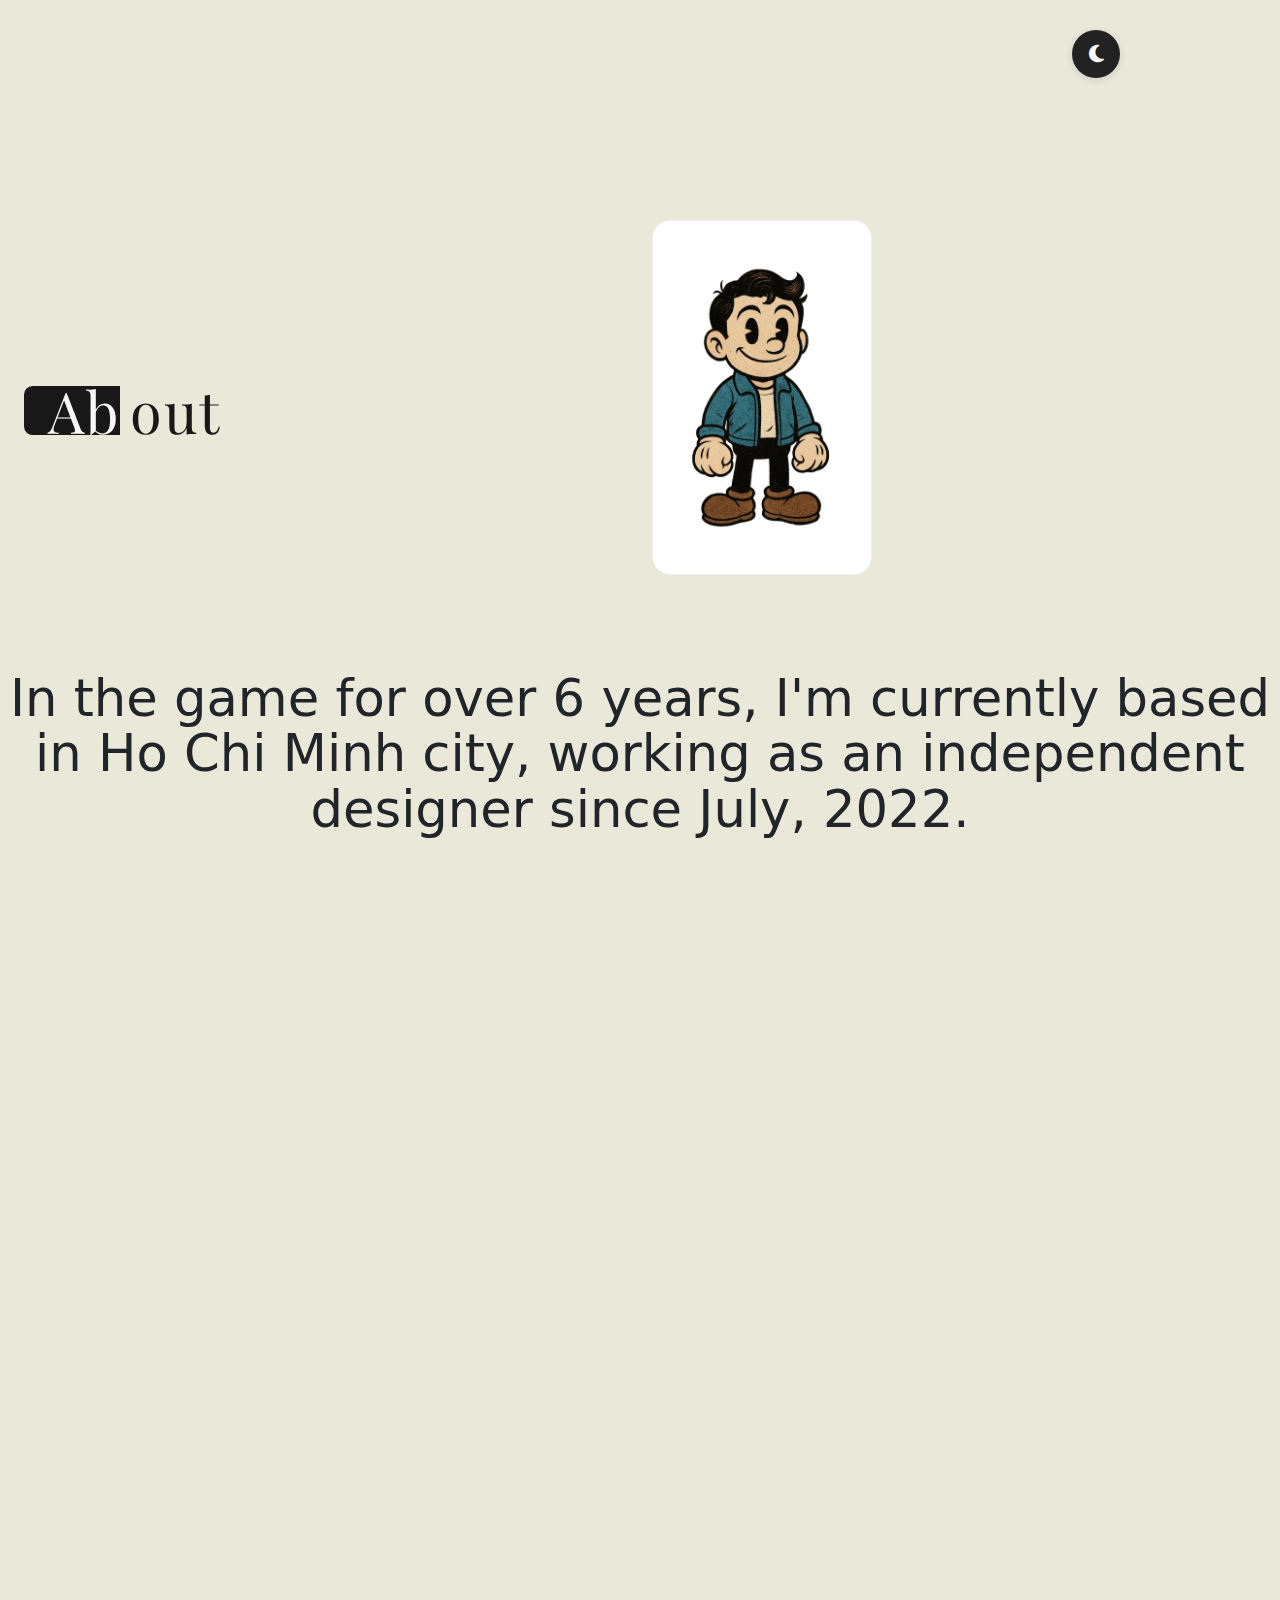
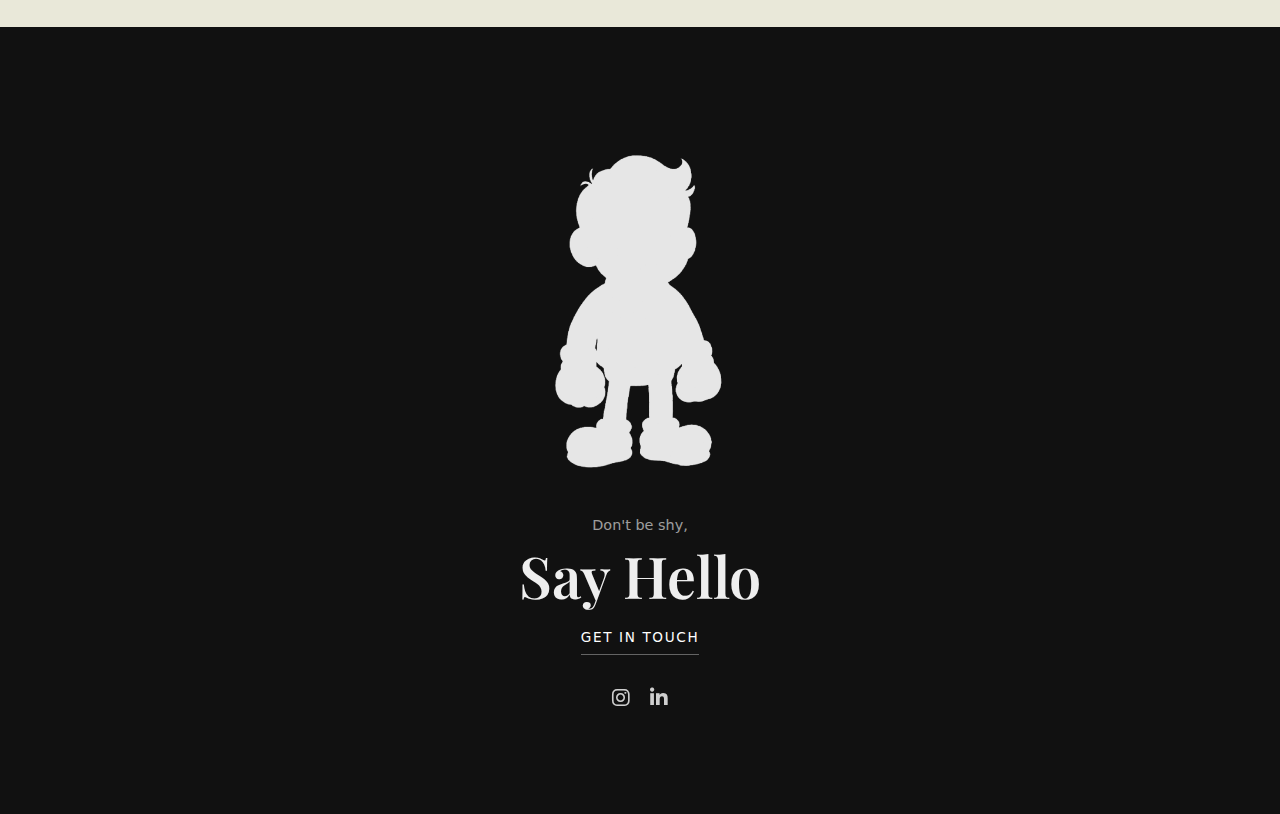
<file: about.html>
<!DOCTYPE html>
<html lang="it">
<head>
    <meta charset="UTF-8">
    <meta name="viewport" content="width=device-width, initial-scale=1.0">
    <title>About | Giuseppe Lenti®</title>
    <link rel="stylesheet" href="style.css">
    <link rel="stylesheet" href="about.css">
    <link rel="preconnect" href="https://fonts.googleapis.com">
    <link rel="preconnect" href="https://fonts.gstatic.com" crossorigin>
    <!-- Bootstrap CSS -->
    <link href="https://cdn.jsdelivr.net/npm/bootstrap@5.3.2/dist/css/bootstrap.min.css" rel="stylesheet">
    <link rel="stylesheet" href="https://cdnjs.cloudflare.com/ajax/libs/font-awesome/6.4.0/css/all.min.css">
    <link href="https://fonts.googleapis.com/css2?family=Playfair+Display:ital,wght@0,400..900;1,400..900&family=Poppins:wght@100;200;300;400;500;600;700;800;900&display=swap" rel="stylesheet">
</head>
<body>
    <div class="logo-container">
        <button title="Toggle Dark Mode" type="button" id="darkModeToggle" style="
            z-index: 99999;
            width: 48px;
            height: 48px;
            border: none;
            border-radius: 50%;
            background: #222;
            display: flex;
            align-items: center;
            justify-content: center;
            cursor: pointer;
            box-shadow: 0 2px 8px rgba(0,0,0,0.12);
        ">
            <span id="darkModeIcon">
                <i class="fa fa-moon"></i>
            </span>
        </button>
    </div>
    
    <div class="hamburger-menu" id="hamburgerMenu">
        <span class="span-1"></span>
        <span class="span-2"></span>
        <span class="span-3"></span>
    </div>

    <header class="header">
        <div class="site-title">
        </div>
    </header>
    <main class="main-content">
        <div class="container-fluid full-viewport">
            <div class="about-image row g-0 align-items-center justify-content-center">
                <div class="col-12 col-lg-6 text-center">
                    <h1 class="main-title">
                        <span class="about-half-dark">Ab</span><span class="about-half-light">out</span>
                    </h1>
                </div>
                <div class="col-12 col-lg-6 text-center">
                    <img src="./img/ChatGPT_Image_30_ago_2025__14_53_33-removebg-preview.png" alt="" class="img-fluid" style="max-width: 220px;" decoding="async">
                </div>
            </div>
            <div class="row g-0 align-items-center">
                <div class="col-12 giant-text">
                    <div class="about-caption-1 giant-text">
                        <p class="lead"> In the game for over 6 years, I'm currently based in Ho Chi Minh city, working as an independent designer since July, 2022.</p>
                    </div>
                </div>
            </div>
        </div>
        
        <section class="about-section is-dark">
            <div class="container-fluid full-viewport">
                <div class="row g-0 align-items-center">
                    <div class="col-12 col-lg-6 order-1 order-lg-1">
                        <div class="about-caption">
                            <h2>Ciao! Il mio nome è Giuseppe</h2>
                            <p class="lead">UX/UI Designer &amp; Web Designer</p>
                            <p>
                                Gioco con colori e idee da quando ero bambino, poi a 16 anni ho deciso di prenderla sul serio e mi sono buttato nel mondo del design. Da allora non ho più smesso di smanettare con web e UX/UI.
                            </p>
                            <p>
                                Amo il cinema e i videogiochi (spoiler: li analizzo come fossero progetti di design). Nei miei lavori cerco sempre di unire creatività e un pizzico di attenzione nerd ai dettagli.
                            </p>
                            <p>
                                Strumenti preferiti? Illustrator, Figma, Photoshop... ma anche HTML, CSS e JavaScript, perché le cose belle devono pure funzionare.
                            </p>
                            <div class="about-stats stats-variant-cartoon" aria-label="Statistiche personali">
                                <div class="stat-item">
                                    <div class="stat-icon" aria-hidden="true"><i class="fa-solid fa-pen-ruler"></i></div>
                                    <div class="stat-value" data-target="10" data-prefix="+" data-suffix="" aria-label="più dieci">0</div>
                                    <div class="stat-label">progetti individuali</div>
                                </div>
                                <div class="stat-item">
                                    <div class="stat-icon" aria-hidden="true"><i class="fa-solid fa-people-group"></i></div>
                                    <div class="stat-value" data-target="5" data-prefix="+" data-suffix="" aria-label="più cinque">0</div>
                                    <div class="stat-label">collaborazioni</div>
                                </div>
                                <div class="stat-item">
                                    <div class="stat-icon" aria-hidden="true"><i class="fa-solid fa-briefcase"></i></div>
                                    <div class="stat-value" data-target="6" data-prefix="" data-suffix="+" aria-label="sei più">0</div>
                                    <div class="stat-label">anni di esperienza</div>
                                </div>
                            </div>
                        </div>
                    </div>
                    <div class="col-12 col-lg-6 order-2 order-lg-2">
                        <div class="about-content">
                            <div class="carousel-container">
                                <div class="carousel-track">
                                    <div class="carousel-slide"><img src="./img/cinema.jpg" alt="Design workspace desk" loading="lazy" decoding="async" fetchpriority="low"></div>
                                    <div class="carousel-slide"><img src="./img/videogames.jpg" alt="UX sticky notes planning" loading="lazy" decoding="async" fetchpriority="low"></div>
                                    <div class="carousel-slide"><img src="./img/comicsd.jpg" alt="Frontend code and UI" loading="lazy" decoding="async" fetchpriority="low"></div>
                                </div>
                            </div>
                        </div>
                    </div>
                </div>
            </div>
        </section>
<section class="info-section">
    <div class="container-fluid full-viewport">
        <div class="row g-0 align-items-start">
            <!-- Colonna sinistra: Intro + Esperienze Lavorative -->
            <div class="col-12 col-lg-6">
                <!-- Intro originale -->
                <div class="info-column intro-column">
                    <h2 class="intro-title">Web Design Frontend,<br>Graphic Design, Prototyping,<br>UI/UX Design, User test, Copywriting.</h2>
                </div>
                <hr class="info-separator reveal" aria-hidden="true">
                <!-- Esperienze Lavorative -->
                <div class="info-column resume-block resume-experience">
                    <h2 class="resume-title reveal">Esperienze Lavorative</h2>
                    <ul class="resume-list timeline">
                        <li class="resume-item reveal">
                            <div class="resume-item-header">
                                <span class="resume-role"><i class="fa-solid fa-briefcase"></i> UX/UI Designer</span>
                                <span class="resume-meta">
                                    <span class="resume-meta-chip"><i class="fa-regular fa-calendar"></i> 2022 — Oggi</span>
                                    <span class="resume-meta-chip"><i class="fa-solid fa-user"></i> Freelance</span>
                                    <span class="resume-meta-chip"><i class="fa-solid fa-location-dot"></i> Remote</span>
                                </span>
                            </div>
                            <p class="resume-desc">Progettazione e prototipazione di interfacce, design system, test con utenti, landing e siti vetrina.</p>
                        </li>
                        <li class="resume-item reveal">
                            <div class="resume-item-header">
                                <span class="resume-role"><i class="fa-solid fa-briefcase"></i> Web Designer</span>
                                <span class="resume-meta">
                                    <span class="resume-meta-chip"><i class="fa-regular fa-calendar"></i> 2019 — 2022</span>
                                    <span class="resume-meta-chip"><i class="fa-solid fa-people-group"></i> Agenzie & Collaborazioni</span>
                                </span>
                            </div>
                            <p class="resume-desc">Sviluppo frontend (HTML/CSS/JS), SEO di base, performance e accessibilità, handoff a team dev.</p>
                        </li>
                        <li class="resume-item reveal">
                            <div class="resume-item-header">
                                <span class="resume-role"><i class="fa-solid fa-briefcase"></i> Graphic Designer</span>
                                <span class="resume-meta">
                                    <span class="resume-meta-chip"><i class="fa-regular fa-calendar"></i> 2018 — 2019</span>
                                    <span class="resume-meta-chip"><i class="fa-solid fa-wand-magic-sparkles"></i> Progetti personali</span>
                                </span>
                            </div>
                            <p class="resume-desc">Branding, poster, social content e impaginazione per piccole realtà locali.</p>
                        </li>
                    </ul>
                </div>
            </div>

            <!-- Colonna destra: Direction/Design originali + Formazione Scolastica -->
            <div class="col-12 col-lg-6 info-right">
                <!-- Blocchi originali Direction & Design -->
                <div class="row g-0">
                    <div class="col-12">
                        <div class="info-column direction-column">
                            <h3 class="info-title">Direction</h3>
                            <p class="info-text">In my opinion, deep understanding of the brief and client is a must in the starting point. Determining project goals and functional specifications, knowing competitions and target audiences, making researches will be taken at this stage in order to find a precise combination between Typography, Color, Composition, Motion and brand assets.</p>
                        </div>
                    </div>
                    <div class="col-12">
                        <div class="info-column design-column">
                            <h3 class="info-title">Design</h3>
                            <p class="info-text">After collecting a right mood and tone in the Direction stage. My mission at this point is connecting the dots and making various versions to find the proper design. My goal is always about creating an experience that not only emphasises the characteristics of each project but also elegant and satisfied to use.</p>
                        </div>
                    </div>
                </div>
                <hr class="info-separator reveal" aria-hidden="true">
                <!-- Formazione Scolastica -->
                <div class="info-column resume-block resume-education">
                    <h2 class="resume-title reveal">Formazione</h2>
                    <ul class="resume-list timeline timeline--right">
                        <li class="resume-item reveal">
                            <div class="resume-item-header">
                                <span class="resume-role"><i class="fa-solid fa-graduation-cap"></i> Diploma · Liceo Scientifico</span>
                                <span class="resume-meta">
                                    <span class="resume-meta-chip"><i class="fa-regular fa-calendar"></i> Anno</span>
                                    <span class="resume-meta-chip"><i class="fa-solid fa-school"></i> Istituto</span>
                                </span>
                            </div>
                            <p class="resume-desc">Indirizzo scientifico con approfondimento in informatica e grafica.</p>
                        </li>
                        <li class="resume-item reveal">
                            <div class="resume-item-header">
                                <span class="resume-role"><i class="fa-solid fa-graduation-cap"></i> Corsi UX/UI, Prototyping & Frontend</span>
                                <span class="resume-meta">
                                    <span class="resume-meta-chip"><i class="fa-solid fa-layer-group"></i> Figma · Illustrator</span>
                                    <span class="resume-meta-chip"><i class="fa-solid fa-code"></i> HTML/CSS/JS</span>
                                </span>
                            </div>
                            <p class="resume-desc">Percorsi formativi e autodidatta su UX, UI, motion e sviluppo frontend.</p>
                        </li>
                    </ul>
                </div>
            </div>
        </div>
    </div>
    
</section>

<nav class="main-nav" id="mainNav">
            <ul>
                <li><a href="#works" class="nav-item">
                    <span class="nav-number">01</span> Works
                </a></li>
                <li><a href="about.html" class="nav-item">
                    <span class="nav-number">02</span> About
                </a></li>
                <li><a href="#playground" class="nav-item">
                    <span class="nav-number">03</span> Playground
                </a></li>
                <li><a href="#contact" class="nav-item">
                    <span class="nav-number">04</span> Contact
                </a></li>
                <li>
                    <p>&copy;2025</p>
                </li>
            </ul>
        </nav>
    </main>

<section class="footer is-dark footer-cta">
  <div class="container-fluid">
    <!-- Top nav row -->

    <!-- Illustration -->
    <div class="footer-illustration">
      <img src="./img/ChatGPT_Image_30_ago_2025__14_53_33-removebg-preview.png" alt="Illustration" />
    </div>

    <!-- Headings -->
    <div class="footer-headings text-center">
      <p class="footer-eyebrow">Don't be shy,</p>
      <h2 class="footer-title">Say Hello</h2>
    </div>

    <!-- CTA -->
    <div class="footer-cta-actions text-center">
      <a class="footer-cta-link" href="mailto:peppe.lenti@virgilio.it">GET IN TOUCH</a>
      <div class="footer-socials">
        <a href="https://www.instagram.com/peppelenti_/" aria-label="Instagram" class="social-icon"><i class="fab fa-instagram"></i></a>
        <a href="https://www.linkedin.com/in/giuseppe-lenti-/" aria-label="LinkedIn" class="social-icon"><i class="fab fa-linkedin-in"></i></a>
      </div>
    </div>
  </div>
</section>

    <button title="Scroll to Top" id="scrollTopBtn" style="
        position: fixed;
        bottom: 24px;
        right: 24px;
        z-index: 99999;
        width: 48px;
        height: 48px;
        border: none;
        border-radius: 50%;
        display: flex;
        align-items: center;
        justify-content: center;
        cursor: pointer;
        box-shadow: 0 2px 8px rgba(0,0,0,0.12);
        transition: opacity 0.5s cubic-bezier(.77,0,.18,1);
    ">
        <span>
            <i class="fa fa-arrow-up"></i>
        </span>
    </button>
    <script src="script.js"></script>
    <!-- Bootstrap JS -->
    <script src="https://cdn.jsdelivr.net/npm/bootstrap@5.3.2/dist/js/bootstrap.bundle.min.js"></script>
</body>
</html>
</file>
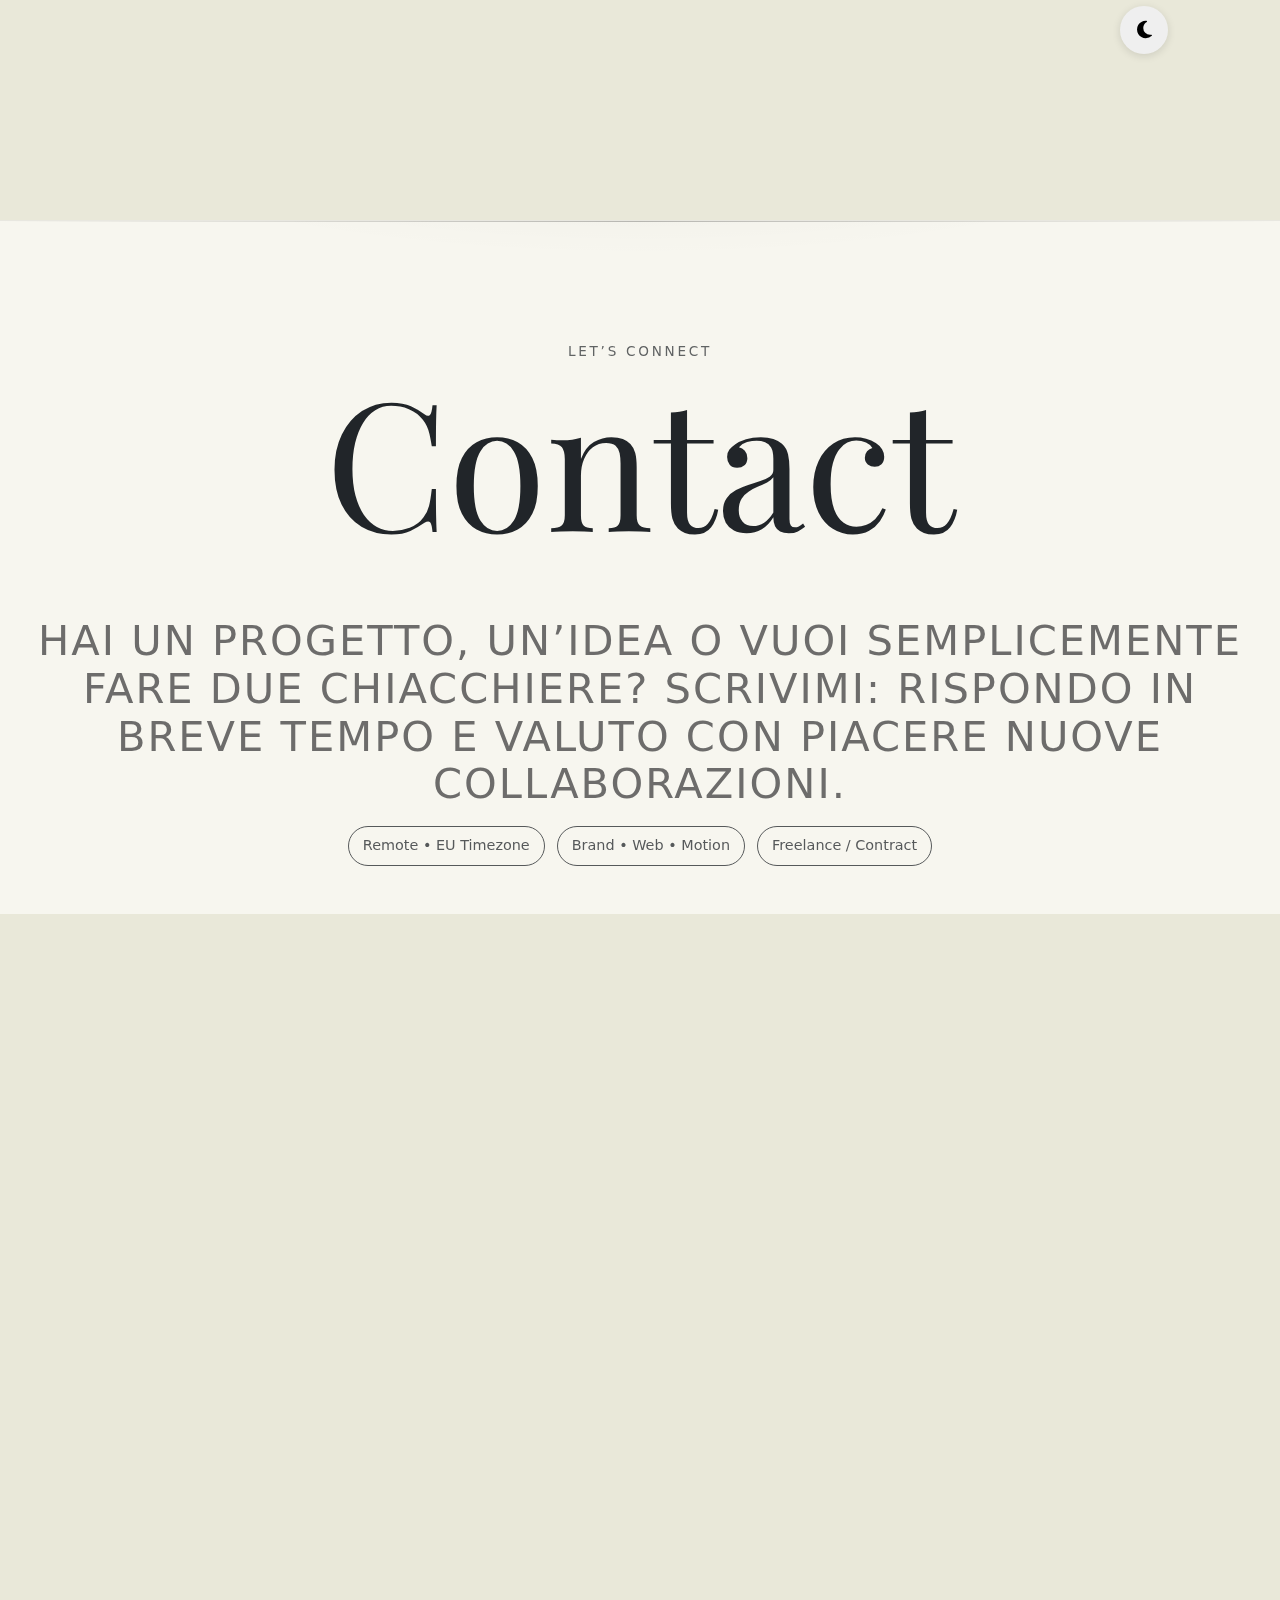
<file: contact.html>
<!DOCTYPE html>
<html lang="it">
<head>
  <meta charset="UTF-8" />
  <meta name="viewport" content="width=device-width, initial-scale=1.0"/>
  <title>Contact | Giuseppe Lenti®</title>
  <link rel="stylesheet" href="style.css">
  <link rel="stylesheet" href="contact.css">
  <link rel="preconnect" href="https://fonts.googleapis.com">
  <link rel="preconnect" href="https://fonts.gstatic.com" crossorigin>
  <link href="https://fonts.googleapis.com/css2?family=Playfair+Display:ital,wght@0,400..900;1,400..900&family=Poppins:wght@100;200;300;400;500;600;700;800;900&display=swap" rel="stylesheet">
  <link href="https://cdn.jsdelivr.net/npm/bootstrap@5.3.2/dist/css/bootstrap.min.css" rel="stylesheet">
  <link rel="stylesheet" href="https://cdnjs.cloudflare.com/ajax/libs/font-awesome/6.4.0/css/all.min.css">
  
</head>
<body>
  <!-- Dark Mode Button (same position/behavior as other pages) -->
  <div class="logo-container">
    <button title="Toggle Dark Mode" type="button" id="darkModeToggle" class="btn-circle">
      <span id="darkModeIcon"><i class="fa fa-moon"></i></span>
    </button>
  </div>

  <!-- Hamburger Menu -->
  <div class="hamburger-menu" id="hamburgerMenu">
    <span class="span-1"></span>
    <span class="span-2"></span>
    <span class="span-3"></span>
  </div>

  <header class="header">
    <div class="site-title"></div>
  </header>

  <main class="main-content">
    <!-- Hero -->
    <section class="contact-hero reveal">
      <div class="container-fluid">
        <div class="row g-0 justify-content-center">
          <div class="col-12 text-center">
            <p class="eyebrow">Let’s connect</p>
            <h1>Contact</h1>
            <p class="subtitle">
              Hai un progetto, un’idea o vuoi semplicemente fare due chiacchiere?
              Scrivimi: rispondo in breve tempo e valuto con piacere nuove collaborazioni.
            </p>
            <div class="hero-badges">
              <span class="badge-soft">Remote • EU Timezone</span>
              <span class="badge-soft">Brand • Web • Motion</span>
              <span class="badge-soft">Freelance / Contract</span>
            </div>
          </div>
        </div>
      </div>
    </section>

    <!-- Contatti e Social -->
    <section class="contact-body reveal">
      <div class="container-fluid">
        <div class="contact-grid">
          <!-- Colonna sinistra: Email + Social + Disponibilità -->
          <div class="stack-vertical" style="display:grid; gap:16px;">
            <div class="contact-card">
              <h2>Scrivimi</h2>
              <p class="mb-3">Email principale:</p>
              <p class="mb-3">
                <a href="mailto:peppe.lenti@virgilio.it" class="footer-cta-link">peppe.lenti@virgilio.it</a>
              </p>
              <div class="social-list" aria-label="Social links">
                <a href="https://www.instagram.com/peppelenti_/" aria-label="Instagram" class="social-icon"><i class="fab fa-instagram"></i></a>
                <a href="https://www.linkedin.com/in/giuseppe-lenti-/" aria-label="LinkedIn" class="social-icon"><i class="fab fa-linkedin-in"></i></a>
              </div>
            </div>

            <div class="contact-card">
              <h2>Disponibilità</h2>
              <div class="availability">
                <span class="dot" aria-hidden="true"></span>
                <span>Disponibile per nuove collaborazioni</span>
              </div>
              <div class="tag-list">
                <span class="tag">Brand Identity</span>
                <span class="tag">Web Design</span>
                <span class="tag">UI/UX</span>
                <span class="tag">Motion Graphics</span>
              </div>
            </div>
          </div>

          <!-- Colonna destra: FAQ + Location -->
          <div class="stack-vertical" style="display:grid; gap:16px;">
            <div class="contact-card faq">
              <h2>FAQ</h2>
              <details>
                <summary>Quali sono i tempi medi di consegna?</summary>
                <p>Dipende dalla complessità del progetto. In media 1–3 settimane per progetti web/brand di media dimensione.</p>
              </details>
              <details>
                <summary>Qual è il tuo processo di lavoro?</summary>
                <p>Brief iniziale, ricerca e moodboard, prime proposte, iterazioni e consegna. Comunicazione trasparente in ogni fase.</p>
              </details>
              <details>
                <summary>Posso richiedere una call conoscitiva?</summary>
                <p>Certo. Scrivimi e fissiamo una call su Google Meet/Zoom nel tuo orario preferito.</p>
              </details>
            </div>

            <div class="contact-card">
              <h2>Posizione</h2>
              <p class="mb-3">Bari, Italia • Operativo in remoto</p>
              <div class="map" role="img" aria-label="Mappa Bari, Italia">
                <iframe
                  src="https://www.google.com/maps?q=Bari,Italia&output=embed"
                  loading="lazy"
                  referrerpolicy="no-referrer-when-downgrade"></iframe>
              </div>
            </div>
          </div>
        </div>
      </div>
    </section>

    <!-- Mobile Nav Drawer -->
    <nav class="main-nav" id="mainNav">
      <ul>
        <li><a href="#works" class="nav-item"><span class="nav-number">01</span> Works</a></li>
        <li><a href="about.html" class="nav-item"><span class="nav-number">02</span> About</a></li>
        <li><a href="#playground" class="nav-item"><span class="nav-number">03</span> Playground</a></li>
        <li><a href="contact.html" class="nav-item"><span class="nav-number">04</span> Contact</a></li>
        <li><p>&copy;2025</p></li>
      </ul>
    </nav>
  </main>

  <!-- Scroll to Top -->
  <button title="Scroll to Top" id="scrollTopBtn" class="btn-circle">
    <span><i class="fa fa-arrow-up"></i></span>
  </button>

  <!-- Site scripts -->
  <script src="script.js"></script>
  <script src="https://cdn.jsdelivr.net/npm/bootstrap@5.3.2/dist/js/bootstrap.bundle.min.js"></script>
</body>
</html>
</file>
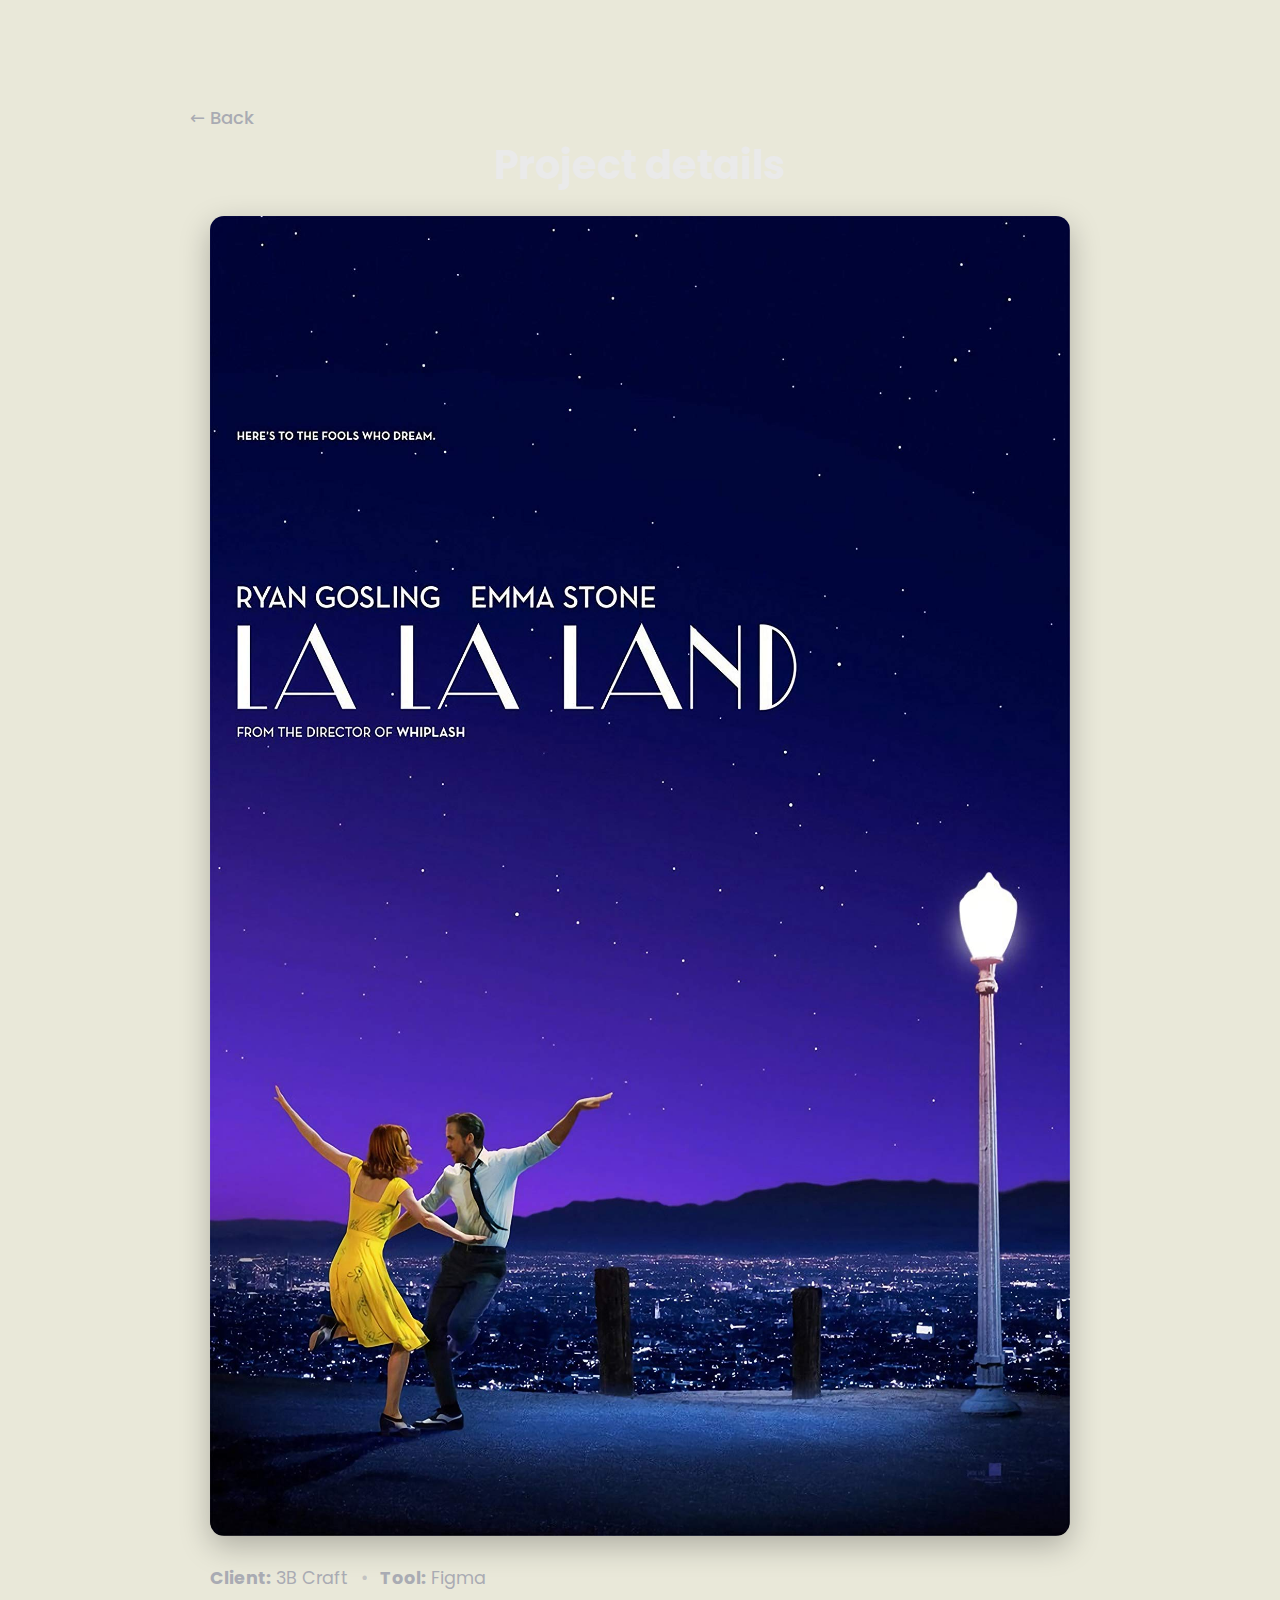
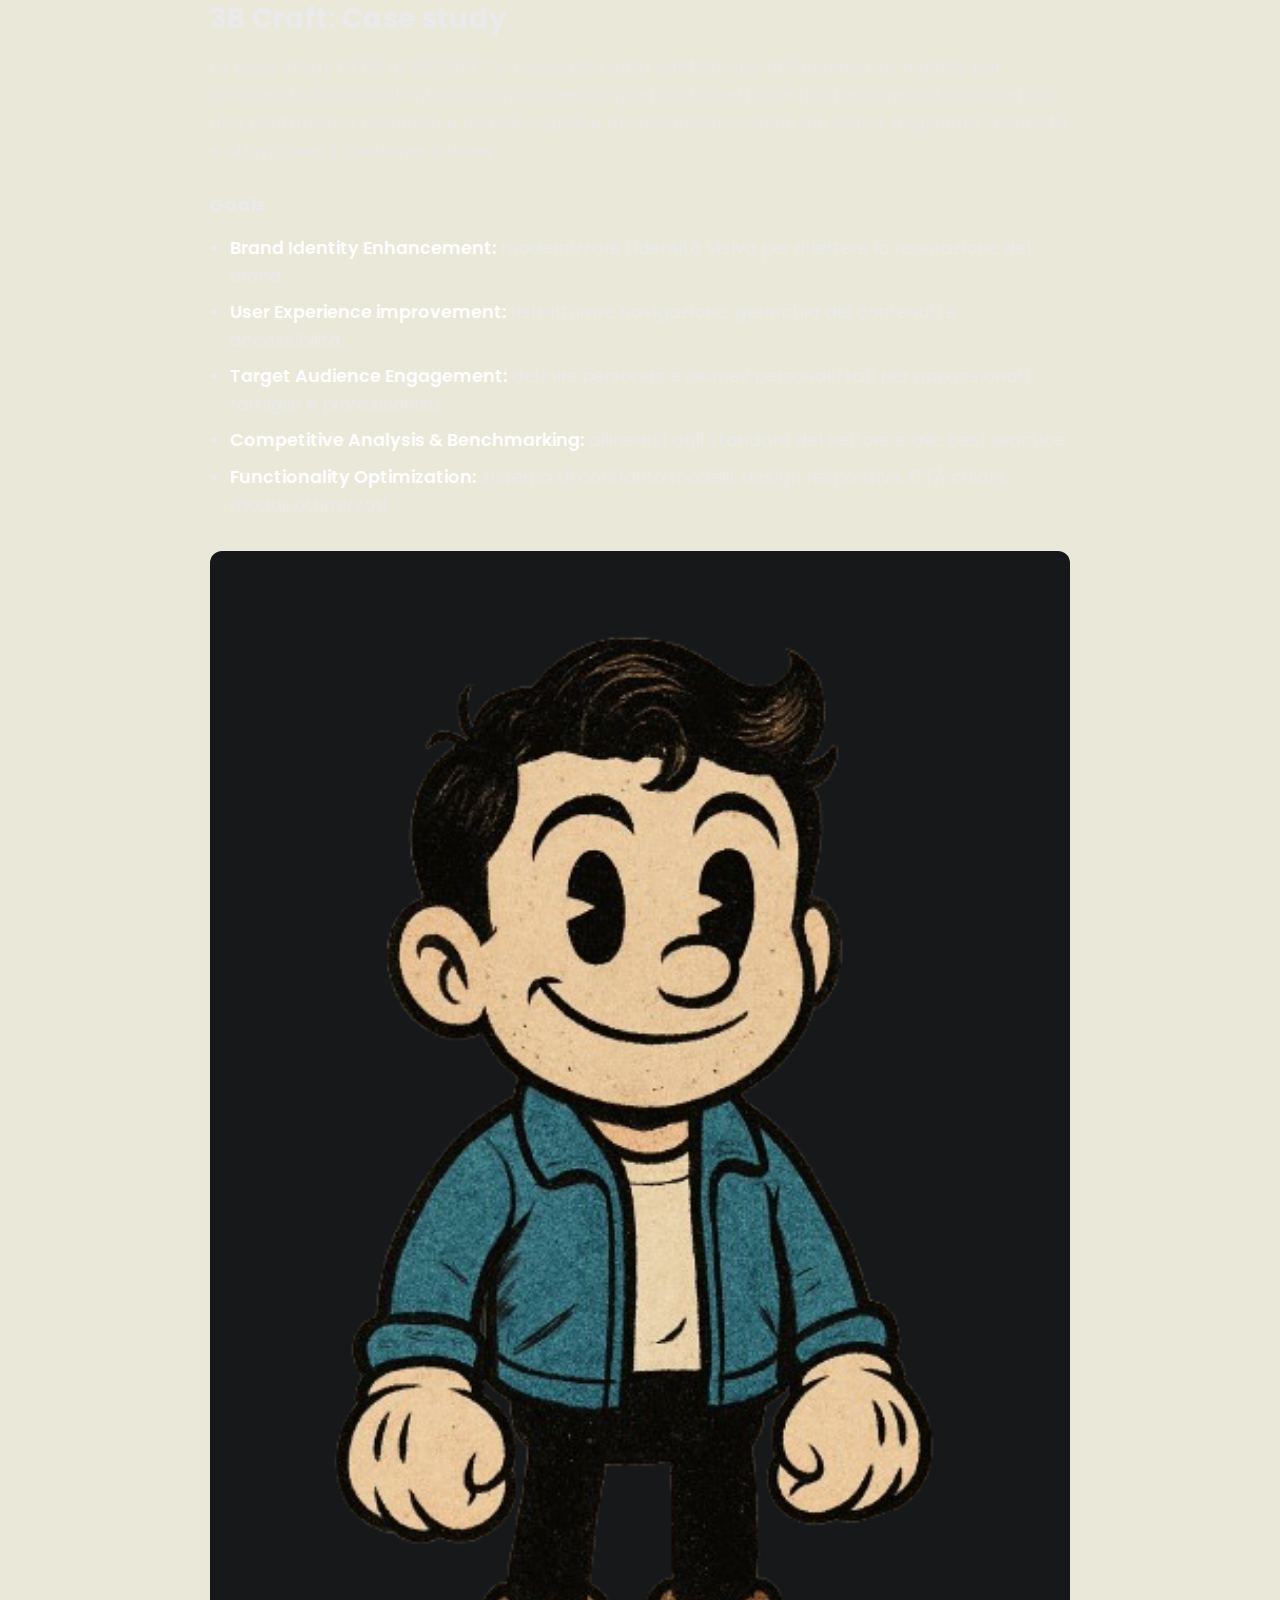
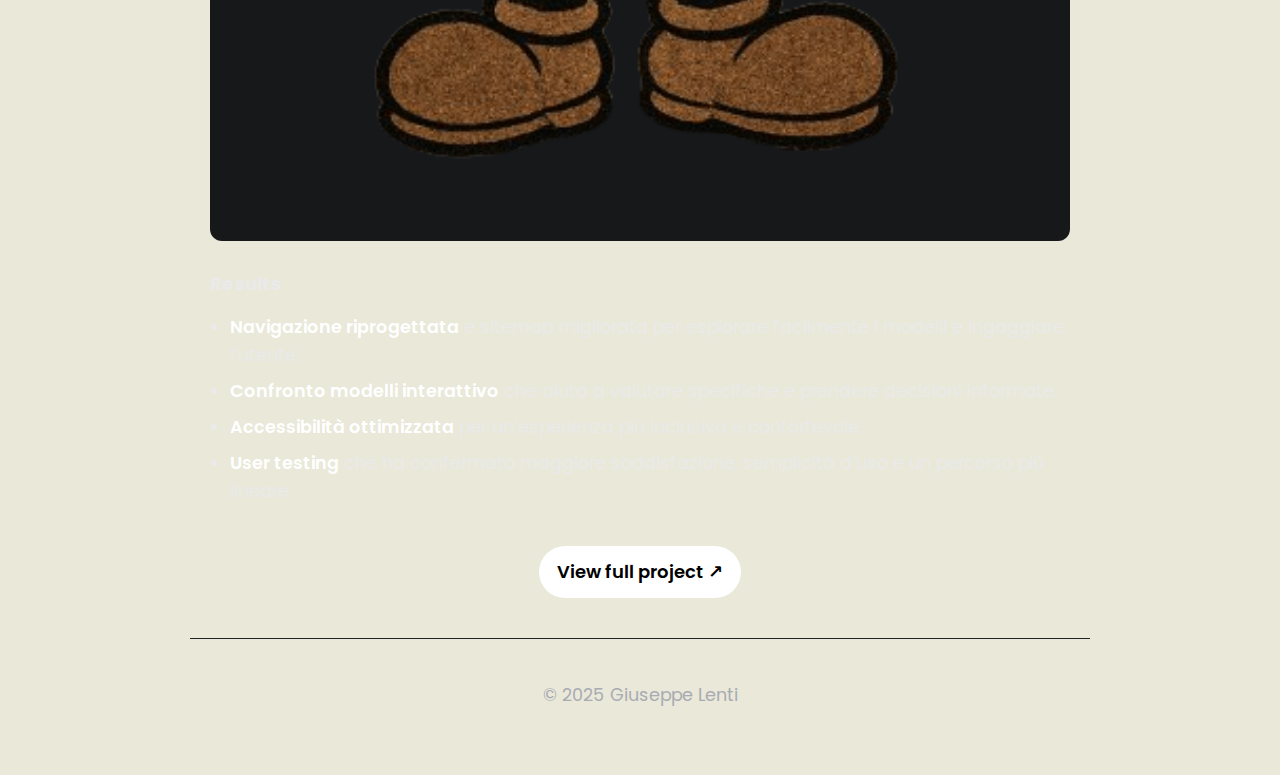
<file: project-3bcraft.html>
<!DOCTYPE html>
<html lang="it">
<head>
  <meta charset="UTF-8" />
  <meta name="viewport" content="width=device-width, initial-scale=1.0" />
  <title>Project details • 3B Craft — Case study</title>
  <link rel="preconnect" href="https://fonts.googleapis.com">
  <link rel="preconnect" href="https://fonts.gstatic.com" crossorigin>
  <link href="https://fonts.googleapis.com/css2?family=Playfair+Display:ital,wght@0,400..900;1,400..900&family=Poppins:wght@300;400;500;600;700&display=swap" rel="stylesheet">
  <link rel="stylesheet" href="style.css" />
  <link rel="stylesheet" href="project.css" />
</head>
<body class="project-article">
  <a href="#mainContent" class="skip-link">Salta al contenuto</a>
  <header class="proj-header container-narrow">
    <a class="back-home" href="index.html" aria-label="Torna alla home">← Back</a>
    <h1 class="proj-title-page">Project details</h1>
  </header>

  <main id="mainContent">
    <!-- Hero image -->
    <figure class="proj-hero container-narrow">
      <img src="./img/81pck0VNp7L.jpg" alt="Hero del progetto 3B Craft" />
    </figure>

    <!-- Meta -->
    <section class="proj-meta container-narrow">
      <p class="meta-line"><strong>Client:</strong> 3B Craft <span class="dot">•</span> <strong>Tool:</strong> Figma</p>
      <h2 class="proj-h2">3B Craft: Case study</h2>
      <p class="lead">
        La case study UX/UI di 3B CRAFT si concentra sulla ridefinizione dell’esperienza digitale per un’azienda italiana di imbarcazioni da pesca sportiva. L’obiettivo è trasformare il sito obsoleto in una piattaforma moderna e usabile, capace di comunicare i valori del brand, migliorare l’usabilità e ottimizzare il customer journey.
      </p>
    </section>

    <!-- Goals -->
    <section class="proj-section container-narrow">
      <h3 class="proj-subtitle">Goals</h3>
      <ul class="bullets">
        <li><strong>Brand Identity Enhancement:</strong> modernizzare l’identità visiva per riflettere la reputazione del brand.</li>
        <li><strong>User Experience improvement:</strong> ristrutturare navigazione, gerarchia dei contenuti e accessibilità.</li>
        <li><strong>Target Audience Engagement:</strong> definire personas e journey personalizzati per appassionati, famiglie e professionisti.</li>
        <li><strong>Competitive Analysis & Benchmarking:</strong> allinearsi agli standard del settore e alle best practice.</li>
        <li><strong>Functionality Optimization:</strong> sistema di confronto modelli, design responsive, CTA chiare, moduli ottimizzati.</li>
      </ul>
    </section>

    <!-- Mid illustration -->
    <figure class="proj-figure container-narrow">
      <img src="./img/ChatGPT_Image_30_ago_2025__14_53_33-removebg-preview.png" alt="Mockup responsive del progetto" />
    </figure>

    <!-- Results -->
    <section class="proj-section container-narrow">
      <h3 class="proj-subtitle">Results</h3>
      <ul class="bullets">
        <li><strong>Navigazione riprogettata</strong> e sitemap migliorata per esplorare facilmente i modelli e ingaggiare l’utente.</li>
        <li><strong>Confronto modelli interattivo</strong> che aiuta a valutare specifiche e prendere decisioni informate.</li>
        <li><strong>Accessibilità ottimizzata</strong> per un’esperienza più inclusiva e confortevole.</li>
        <li><strong>User testing</strong> che ha confermato maggiore soddisfazione, semplicità d’uso e un percorso più lineare.</li>
      </ul>
    </section>

    <div class="proj-cta container-narrow">
      <a class="primary-cta" href="#" aria-label="Apri il progetto completo">View full project ↗</a>
    </div>
  </main>

  <footer class="proj-footer container-narrow">
    <p>© 2025 Giuseppe Lenti</p>
  </footer>
</body>
</html>
</file>
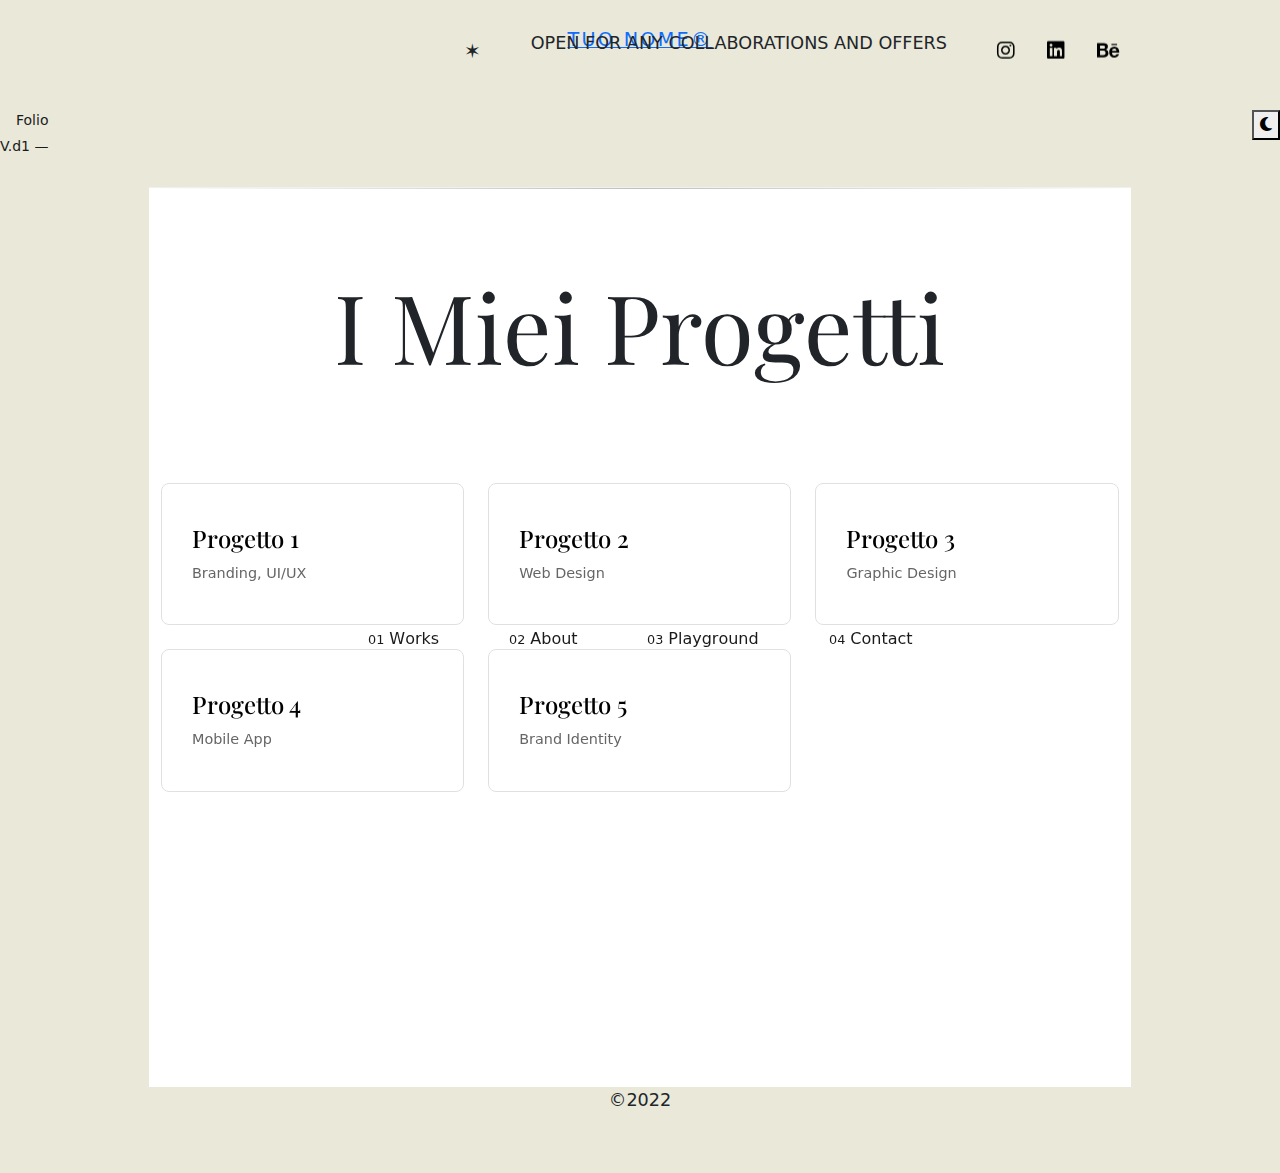
<file: works.html>
<!DOCTYPE html>
<html lang="it">
<head>
    <meta charset="UTF-8">
    <meta name="viewport" content="width=device-width, initial-scale=1.0">
    <title>Works | Tuo Nome®</title>
    <link rel="stylesheet" href="style.css">
    <!-- Bootstrap CSS -->
    <link href="https://cdn.jsdelivr.net/npm/bootstrap@5.3.2/dist/css/bootstrap.min.css" rel="stylesheet">
    <link rel="preconnect" href="https://fonts.googleapis.com">
    <link rel="preconnect" href="https://fonts.gstatic.com" crossorigin>
    <link href="https://fonts.googleapis.com/css2?family=Playfair+Display:ital,wght@0,400..900;1,400..900&family=Poppins:wght@100;200;300;400;500;600;700;800;900&display=swap" rel="stylesheet">
    <!-- Font Awesome -->
    <link rel="stylesheet" href="https://cdnjs.cloudflare.com/ajax/libs/font-awesome/6.4.0/css/all.min.css">
</head>
<body>

    <header class="header">
        <div class="logo-container">
            <span class="logo-icon">✶</span>
            <p class="logo-text">Open for any collaborations and offers</p>
            <div class="social-icons">
                <a href="#" class="social-icon"><i class="fab fa-instagram"></i></a>
                <a href="#" class="social-icon"><i class="fab fa-linkedin"></i></a>
                <a href="#" class="social-icon"><i class="fab fa-behance"></i></a>
            </div>
        </div>
        <div class="site-title">
            <a href="index.html" class="main-title-link"><h1 class="main-title">TUO NOME®</h1></a>
        </div>
        <nav class="folio-nav d-none d-lg-flex">
            <a href="#" class="folio-link">Folio</a>
            <a href="#" class="folio-link">V.d1 —</a>
        </nav>
        
        <!-- Dark Mode Toggle -->
        <button id="darkModeToggle" class="dark-mode-toggle">
            <span id="darkModeIcon"><i class="fa fa-moon"></i></span>
        </button>
        
        <!-- Hamburger Menu -->
        <div class="hamburger-menu d-lg-none" id="hamburgerMenu">
            <span class="span-1"></span>
            <span class="span-2"></span>
            <span class="span-3"></span>
        </div>
    </header>

    <main class="works-content">
        <div class="container-fluid">
            <div class="row">
                <div class="col-12 text-center">
                    <h2 class="works-heading">
                        I Miei Progetti
                    </h2>
                </div>
            </div>

            <section class="project-list">
                <div class="row g-4">
                    <div class="col-12 col-md-6 col-lg-4">
                        <a href="progetto1.html" class="project-item d-block">
                            <h3 class="project-title">Progetto 1</h3>
                            <p class="project-category">Branding, UI/UX</p>
                        </a>
                    </div>
                    <div class="col-12 col-md-6 col-lg-4">
                        <a href="progetto2.html" class="project-item d-block">
                            <h3 class="project-title">Progetto 2</h3>
                            <p class="project-category">Web Design</p>
                        </a>
                    </div>
                    <div class="col-12 col-md-6 col-lg-4">
                        <a href="progetto3.html" class="project-item d-block">
                            <h3 class="project-title">Progetto 3</h3>
                            <p class="project-category">Graphic Design</p>
                        </a>
                    </div>
                    <div class="col-12 col-md-6 col-lg-4">
                        <a href="progetto4.html" class="project-item d-block">
                            <h3 class="project-title">Progetto 4</h3>
                            <p class="project-category">Mobile App</p>
                        </a>
                    </div>
                    <div class="col-12 col-md-6 col-lg-4">
                        <a href="progetto5.html" class="project-item d-block">
                            <h3 class="project-title">Progetto 5</h3>
                            <p class="project-category">Brand Identity</p>
                        </a>
                    </div>
                </div>
            </section>
        </div>

        <nav class="main-nav">
            <ul class="d-flex flex-column flex-md-row justify-content-center">
                <li><a href="works.html" class="nav-item active">
                    <span class="nav-number">01</span> Works
                </a></li>
                <li><a href="about.html" class="nav-item">
                    <span class="nav-number">02</span> About
                </a></li>
                <li><a href="#" class="nav-item">
                    <span class="nav-number">03</span> Playground
                </a></li>
                <li><a href="#" class="nav-item">
                    <span class="nav-number">04</span> Contact
                </a></li>
            </ul>
        </nav>
    </main>
    
    <div class="footer-bottom">
        <div class="container-fluid">
            <div class="row justify-content-center">
                <div class="col-auto">
                    <div class="copyright text-center">
                        <p>&copy;2022</p>
                    </div>
                </div>
            </div>
        </div>
    </div>

    <!-- Scroll to Top Button -->
    <button id="scrollTopBtn" class="scroll-top-btn">
        <i class="fas fa-arrow-up"></i>
    </button>

    <!-- Bootstrap JS -->
    <script src="https://cdn.jsdelivr.net/npm/bootstrap@5.3.2/dist/js/bootstrap.bundle.min.js"></script>
    <script src="script.js"></script>
</body>
</html>
</file>
<file: about.css>
/* Guarantee the section provides height context */
.about-section { min-height: 100vh; }

/* (Removed final overrides to restore original behavior) */

/* =========================================================
   Timeline layout for resume lists
   ========================================================= */
.timeline {
  position: relative;
  padding-left: 28px; /* space for line and nodes */
}
.timeline::before {
  content: "";
  position: absolute;
  left: 10px;
  top: 0;
  bottom: 0;
  width: 2px;
  background: rgba(0,0,0,0.22);
}
.timeline .resume-item {
  position: relative;
  border-left: none; /* override accent border */
}
.timeline .resume-item::before {
  content: "";
  position: absolute;
  /* Bar center: 10px from UL content + 1px (half of 2px bar) */
  left: 11px;
  top: 16px;
  width: 10px;
  height: 10px;
  border-radius: 50%;
  background: #1a1a1a;
  box-shadow: none;
  transform: translateX(-50%);
}

/* Right-aligned timeline (education) */
.timeline.timeline--right {
  padding-left: 0;
  padding-right: 28px;
}
.timeline.timeline--right::before {
  left: auto;
  right: 10px;
  background: rgba(0,0,0,0.22);
}
.info-right .timeline.timeline--right .resume-item {
  border-right: none; /* override accent border */
  text-align: right;
}
.timeline.timeline--right .resume-item::before {
  left: auto;
  /* Bar center from right: 10px + 1px */
  right: 11px;
  background: #1a1a1a;
  box-shadow: none;
  transform: translateX(50%);
}

/* Dark mode adjustments for timeline */
body.dark-mode .timeline::before,
body.dark-mode .timeline.timeline--right::before {
  background: rgba(255,255,255,0.28);
}
body.dark-mode .timeline .resume-item::before,
body.dark-mode .timeline.timeline--right .resume-item::before {
  background: #ffffff;
  box-shadow: none; /* remove outer glow in dark mode as well */
}

@media (max-width: 576px) {
  .timeline { padding-left: 22px; }
  .timeline::before { left: 8px; }
  /* Mobile bar center: 8px + 1px = 9px */
  .timeline .resume-item::before { left: 9px; transform: translateX(-50%); }
  .timeline.timeline--right { padding-right: 22px; }
  .timeline.timeline--right::before { right: 8px; }
  /* Mobile right center: 9px */
  .timeline.timeline--right .resume-item::before { right: 9px; transform: translateX(50%); }
  /* Ensure titles are left-aligned on small screens */
  .resume-experience .resume-title,
  .info-right .resume-education .resume-title {
    text-align: left;
  }
}

/* =========================================================
   Resume blocks (Esperienze & Formazione)
   ========================================================= */
.resume-block {
  /* Remove side padding so inner elements can control consistent insets */
  padding: 24px 0;
}

.resume-title {
  font-family: var(--font-heading);
  font-size: clamp(1.8rem, 3.2vw, 2.4rem);
  line-height: 1.2;
  margin: 0 0 14px 0;
}

.resume-list { list-style: none; padding: 0; margin: 0; }

/* Ensure consistent horizontal inset for title to match the list's timeline padding */
.resume-title { padding-inline: 0; }
/* Left column: 28px (timeline) + 16px (item inner padding) */
.resume-experience .resume-title { padding-left: 44px; }
/* Right column: 28px (timeline) + 16px (item inner padding) */
.info-right .resume-education .resume-title { padding-right: 44px; }
/* Left column education (using left-side timeline): match left padding */
.info-section > .container-fluid > .row > .col-12.col-lg-6:first-child .resume-education .resume-title { padding-left: 44px; }
/* Mobile: timeline padding reduces to 22px, so titles need 22 + 16 = 38px */
@media (max-width: 576px) {
  .resume-experience .resume-title { padding-left: 0; }
  .info-right .resume-education .resume-title { padding-left: 0; padding-right: 0; }
}
.resume-item { margin: 16px 0; padding: 12px 16px; background: transparent; border-radius: 8px; }

/* Left column: accent line at left */
.resume-experience .resume-item {
  border-left: 3px solid #1a1a1a;
  padding-left: 16px;
}

/* Right column: align to right, accent line at right */
.info-right .resume-education .resume-item {
  border-right: 3px solid #1a1a1a;
  padding-right: 16px;
  border-left: none;
}

/* Ensure no side borders when using timeline layout (keep clean timeline visuals) */
.resume-experience .timeline .resume-item { border-left: none; }
.info-right .resume-education .timeline.timeline--right .resume-item { border-right: none; }

.resume-item-header { display: flex; gap: 12px; flex-wrap: wrap; align-items: baseline; justify-content: space-between; }
.resume-role { font-weight: 700; font-size: 1.05rem; }
.resume-role i { margin-right: 6px; }
.resume-meta { font-size: 0.95rem; opacity: 0.75; display: flex; gap: 8px; flex-wrap: wrap; }
.resume-meta-chip { display: inline-flex; align-items: center; gap: 6px; padding: 4px 10px; border-radius: 999px; border: 1px solid rgba(0,0,0,0.14); background: rgba(0,0,0,0.04); }
.resume-meta-chip i { margin-right: 2px; }
.resume-desc { margin: 8px 0 0 0; font-size: 0.98rem; line-height: 1.5; }

/* Hover affordance */
.resume-item:hover { background: rgba(0,0,0,0.04); }
body.dark-mode .resume-item:hover { background: rgba(255,255,255,0.06); }

/* Dark mode accents */
body.dark-mode .resume-experience .resume-item { border-left-color: #ffffff; }
body.dark-mode .info-right .resume-education .resume-item { border-right-color: #ffffff; }
body.dark-mode .resume-meta { opacity: 0.8; }
body.dark-mode .resume-meta-chip { border-color: rgba(255,255,255,0.22); background: rgba(255,255,255,0.06); }

/* Small screens: stack header better */
@media (max-width: 576px) {
  .resume-item-header { flex-direction: column; align-items: flex-start; gap: 4px; }
}

/* Force left alignment for both Experience and Education on small screens */
@media (max-width: 576px) {
  /* Make right-side timeline behave like left-side timeline */
  .info-right .timeline.timeline--right {
    padding-right: 0;
    padding-left: 22px;
  }
  .info-right .timeline.timeline--right::before {
    right: auto;
    left: 8px;
  }
  .info-right .timeline.timeline--right .resume-item {
    text-align: left;
  }
  .info-right .timeline.timeline--right .resume-item::before {
    right: auto;
    left: -18px;
  }

  /* Switch Education items to left accent/border and padding */
  .info-right .resume-education .resume-item {
    border-right: none;
    border-left: 3px solid #1a1a1a;
    padding-right: 0;
    padding-left: 16px;
  }
  /* Title padding on left for both sections */
  .info-right .resume-education .resume-title {
    padding-right: 0;
    padding-left: 0;
  }

  /* Dark mode: ensure left border is visible */
  body.dark-mode .info-right .resume-education .resume-item {
    border-left-color: #ffffff;
  }
}
/* Spacing between stacked blocks */
.intro-column + .info-separator { margin-top: 10px; }
.resume-block + .resume-block { margin-top: 16px; }

.resume-block.resume-education {
    margin-top: auto;
}

/* Right column alignment for meta chips */
  @media (min-width: 992px) {
  /* Make row stretch columns to equal height and align content */
  .info-section .row {
    display: flex;
    flex-wrap: wrap;
  }
  .info-section .col-lg-6 {
    display: flex;
    flex-direction: column;
  }
  /* Align Esperienze (left) and Formazione (right) at the same top line */
  /* Left column becomes flex to allow ordering */
  .info-section > .container-fluid > .row > .col-12.col-lg-6:first-child {
    display: flex;
    flex-direction: column;
    gap: 24px;
  }
  /* Ensure visual order: intro first, education last (anchored at bottom) */
  .info-section > .container-fluid > .row > .col-12.col-lg-6:first-child > .intro-column { order: 1; }
  .info-section > .container-fluid > .row > .col-12.col-lg-6:first-child > .info-separator { order: 2; }
  .info-section > .container-fluid > .row > .col-12.col-lg-6:first-child > .resume-education { order: 3; margin-top: auto; }
  /* Mirror right padding: give left education the same left inset as section's right padding */
  .info-section > .container-fluid > .row > .col-12.col-lg-6:first-child > .resume-education {
    margin-left: clamp(16px, 5vw, 56px);
  }
  @media (max-width: 576px) {
    .info-section > .container-fluid > .row > .col-12.col-lg-6:first-child > .resume-education {
      margin-left: 0;
    }
  }
  /* Move Experience below Intro/Separator */
  .info-section > .container-fluid > .row > .col-12.col-lg-6:first-child > .intro-column { order: 1; }
  .info-section > .container-fluid > .row > .col-12.col-lg-6:first-child > .info-separator { order: 2; }
  .info-section > .container-fluid > .row > .col-12.col-lg-6:first-child > .resume-experience { order: 3; }

  /* Right column is already flex; bring education to the top */
  .info-right { display: flex; flex-direction: column; gap: 24px; }
  /* Keep Direction/Design row first, then separator, then Education below */
  .info-right .row { order: 1; }
  .info-right .info-separator { order: 2; }
  /* Mirror left inset: give the right education a symmetric right margin */
  .info-right > .resume-education { margin-right: clamp(16px, 5vw, 56px); }
  @media (max-width: 576px) { .info-right > .resume-education { margin-right: 0; } }
  .info-right .resume-education { order: 3; }
  /* Prevent half-width tiles in right column that can distort heights */
  .info-right .info-column,
  .info-right .info-separator,
  .info-right .row { width: 100% !important; }
  .info-right .row { margin-bottom: 0; }
  /* Remove bottom margins on elements above the resume blocks to avoid offset */
  .intro-column,
  .info-right .row,
  .info-section .info-separator,
  .info-right .info-separator { margin-bottom: 0 !important; }
  /* TOP alignment without extra offset */
  .info-section .resume-experience { margin-top: 0 !important; }
  .info-right .resume-education { margin-top: auto !important; }
  /* Make resume blocks flex containers to avoid internal spacing affecting baseline */
  .info-section .resume-experience,
  .info-right .resume-education {
    display: flex;
    flex-direction: column;
    align-self: stretch;
  }
  /* Eliminate residual spacing that could break baseline alignment */
  .info-section .resume-experience,
  .info-right .resume-education {
    margin-bottom: 0 !important;
    padding-bottom: 0;
  }
  /* Remove per-block offset; we'll offset the whole left column instead */
  .info-section .resume-experience { margin-top: 0 !important; }
  /* Normalize heading and list spacing inside resume blocks */
  .resume-title { margin-top: 0; }
  .resume-list { margin-top: 8px; margin-bottom: 0; }
  .info-section .resume-experience .resume-list,
  .info-right .resume-education .resume-list { margin-bottom: 0; }
  .info-section .resume-experience .resume-list > .resume-item:last-child,
  .info-right .resume-education .resume-list > .resume-item:last-child { margin-bottom: 0; }
  /* Keep right column meta alignment */
  .info-right .resume-education .resume-item-header { align-items: center; }
  .info-right .resume-education .resume-meta { justify-content: flex-end; }

  /* Narrow right-side blocks (Direction/Design, separator, Education) */
  .info-right .row,
  .info-right .info-column,
  .info-right .info-separator {
    width: 60% !important;
    margin-left: auto; /* keep anchored to the right */
  }

  /* Widen left-side blocks (Intro, separator, Esperienze) */
  .info-section > .container-fluid > .row > .col-12.col-lg-6:first-child > .info-column,
  .info-section > .container-fluid > .row > .col-12.col-lg-6:first-child > .info-separator,
  .info-section > .container-fluid > .row > .col-12.col-lg-6:first-child > .resume-experience {
    width: 80% !important; /* anchor left by default */
  }
  /* Make Intro specifically wider than other left blocks */
  .info-section > .container-fluid > .row > .col-12.col-lg-6:first-child > .intro-column {
    width: 80% !important;
  }
  /* Lower the entire left column for visual alignment */
  .info-section > .container-fluid > .row > .col-12.col-lg-6:first-child {
    margin-top: 84px !important;
  }
  /* Additional per-block adjustment: lower only resume-experience further */
  .info-section .resume-experience { margin-top: 160px !important; }
}

/* Light mode: section background and separator */
body:not(.dark-mode) .about-section {
    background: #f7f6ef;
    color: #1a1a1a;
    border-top: 1px solid rgba(0,0,0,0.06);
    position: relative;
}

/* Spacing between the hero About (#about) and the following about-section */
body:not(.dark-mode) .about-section::before {
    content: "";
    position: absolute;
    left: 0; right: 0; top: 0;
    height: 1px;
    background: linear-gradient(90deg, rgba(0,0,0,0), rgba(0,0,0,0.25), rgba(0,0,0,0));
    pointer-events: none;
}
/* =========================================================
   Base & Variables
   ========================================================= */
:root {
    --bg-color: #e9e8d9;
    --text-color: #1a1a1a;
    --font-heading: 'Playfair Display', sans-serif;
    --font-body: 'Poppins', sans-serif;
    --accent-color: #1a1a1a;
}

/* (Removed override of #mainNav to restore off-canvas behavior controlled by .main-nav styles) */

.hamburger-menu {
  position: fixed !important; /* ensure it follows scrolling */
}

/* Loader overlay uses its own fixed positioning (no override here) */

/* --- Final safety reset: force normal flow (no sticky) --- */
.about-section,
.info-section {
  position: static !important;
  top: auto !important;
}


/* Restore container defaults */
.about-section .container-fluid { 
    padding: 0;
    margin: 0;
    overflow-x: clip; /* clip any horizontal overflow from inner absolute elements */
    overflow-y: visible;
}

/* Reset right column constraints: allow natural height; container itself handles clipping */
.about-section .row > .col-lg-6:nth-child(2) {
    max-height: none;
    overflow: hidden; /* ensure carousel is clipped within column */
}

/* ===== Info Section spacing (Direction & Design) ===== */
.info-section {
  padding-top: clamp(36px, 6vw, 64px);
  padding-right: clamp(16px, 5vw, 56px);
  padding-left: clamp(16px, 5vw, 56px) ;
  padding-bottom: 0;
}

/* Extra safety: prevent the track/slide from painting outside */
.about-section .carousel-track,
.about-section .carousel-slide { overflow: hidden; }

/* (Removed .vh-section utility: no longer used) */

/* Utility: oversized typography for single-column text rows */
.giant-text {
    font-size: clamp(2.75rem, 8vw, 9rem);
    line-height: 1.08;
    font-weight: 600;
    padding-left: clamp(16px, 5vw, 64px);
}
.giant-text h1,
.giant-text h2,
.giant-text p,
.giant-text .lead {
    font-size: inherit;
    line-height: inherit;
    margin-bottom: 0.4em;
}
.giant-text .intro-title { font-weight: 600; }

/* Utility: force section to span the entire viewport width (edge-to-edge) */
.full-viewport {
    width: 100%;
    margin-left: 0;
    margin-right: 0;
    padding-left: 0 !important;
    padding-right: 0 !important;
}

.jacques-francois-shadow-regular {
  font-family: "Jacques Francois Shadow", serif;
  font-weight: 400;
  font-style: normal;
}

/* Base layout */
body {
    background-color: var(--bg-color) !important;
    color: var(--text-color);
    font-family: var(--font-body);
    margin: 0;
    overflow-x: hidden;
    display: flex;
    flex-direction: column;
    align-items: center;
}

/* Shared page containers */
.header,
.main-content {
    width: 100%;
    margin: 0 auto;
}

/* =========================================================
   Header
   ========================================================= */
.header {
    display: flex;
    justify-content: space-between;
    align-items: flex-start;
    padding: 30px 0;
}

.logo-container {
    position: absolute;
    top: 30px;
    right: 10rem;
    left: auto;
    gap: 50px;
    display: flex;
    align-items: center;
    font-size: 20px;
    text-transform: uppercase;
    z-index: 100;
}

.site-title {
    position: absolute;
    top: 30px;
    left: 50%;
    transform: translateX(-50%);
}

.main-title {
    font-family: var(--font-heading);
    font-size: 1.2rem;
    font-weight: 500;
}
 

 

/* (Hero section styles removed - not used on about.html) */

/* =========================================================
   Navigation (letters animation)
   ========================================================= */
/* Match Projects title behavior and sync image height with title */
.about-image { --aboutTitleSize: clamp(3rem, 18vw, 20rem); }
.about-title-wrap {
    display: inline-flex;
    align-items: center;
    gap: clamp(12px, 2vw, 24px);
    justify-content: flex-start;
    max-width: 100%;
    overflow-x: clip; /* prevent title+image row from causing page overflow */
}
.about-image .main-title {
    margin: 0;
    line-height: .85;
    font-size: var(--aboutTitleSize);
    max-width: 100%;
}
.about-image img.img-fluid {
    height: calc(var(--aboutTitleSize) * 1.85); /* match title line-height visual height */
    width: auto;
    max-width: 100%;
    object-fit: contain;
    display: block;
    /* Soft card-like styling for avatar with smoother edges */
    background: #ffffff;
    border: 1px solid rgba(0,0,0,0.06);
    border-radius: 18px;
    padding: 10px; /* extra breathing room to hide hard cut */
    box-shadow: 0 8px 24px rgba(0,0,0,0.10);
    /* Feather the extreme corners slightly (supported in modern browsers) */
    -webkit-mask-image: radial-gradient(120% 120% at 50% 50%, #000 94%, rgba(0,0,0,0) 100%);
    mask-image: radial-gradient(120% 120% at 50% 50%, #000 94%, rgba(0,0,0,0) 100%);
    margin-bottom: 2rem;
}

/* Restore original desktop hero look while keeping mobile tweaks */
@media (min-width: 992px) {
  .about-image { --aboutTitleSize: clamp(8rem, 15vw, 20rem); }
  .about-image .main-title { white-space: nowrap; }
  .about-title-wrap { justify-content: flex-start; }
  .main-title {
    width: fit-content;
    max-width: none;
    justify-content: flex-start;
    letter-spacing: 2px;
  }
  .about-half-dark {
    padding: 0 0 0 2rem;
  }

  /* Restore desktop navigation layout and sizing */
  .main-nav ul {
    justify-content: space-evenly;
    gap: 120px;
    margin-top: 5vh;
    flex-wrap: nowrap;
  }
  .nav-item {
    font-size: 1rem;
    padding: 0; /* original had no extra padding */
    min-height: 0; /* remove touch-target growth on desktop */
  }
  .nav-item:hover,
  .main-nav ul li:hover .nav-item {
    transform: scale(1.1);
  }
}
.main-nav ul {
    list-style: none;
    display: flex;
    justify-content: center;
    align-items: center;
    gap: clamp(12px, 4vw, 40px);
    padding: 0;
    margin: clamp(8px, 3vh, 40px) 0 0 0;
    flex-wrap: wrap;
}

.nav-item {
    position: relative;
    overflow: visible;
    text-decoration: none;
    color: var(--text-color);
    font-size: clamp(0.95rem, 2.4vw, 1.05rem);
    display: inline-block;
    padding: clamp(6px, 1.5vw, 10px) clamp(10px, 2.4vw, 16px);
    border-radius: 8px;
    transform-origin: center;
    transition:
        color 0.4s cubic-bezier(.2,.8,.2,1),
        background-color 0.4s cubic-bezier(.2,.8,.2,1),
        transform 0.35s cubic-bezier(.2,.8,.2,1),
        opacity 0.35s ease;
    will-change: transform, color, background-color, opacity;
    opacity: 1;
    min-height: 40px;
}

.nav-item:hover {
    transform: scale(1.08);
    color: #fff;
    background-color: #1a1a1a;
    opacity: 0.85;
}

.nav-item .nav-animated {
    display: inline-block;
    transition: transform 0.4s cubic-bezier(.77,0,.18,1), color 0.3s;
    transform: scale(1);
}

.nav-item:hover .nav-animated {
    animation: letterGrow 0.6s forwards;
}

/* Ensure hovering the LI also triggers the same smooth effect */
.main-nav ul li:hover .nav-item {
    transform: scale(1.08);
    color: #fff;
    background-color: #1a1a1a;
    opacity: 0.85;
}

.main-nav ul li:hover .nav-animated {
    display: inline-block;
    animation: letterGrow 0.6s forwards;
}

@keyframes letterGrow {
    0% { transform: scale(1); }
    60% { transform: scale(1.4); }
    100% { transform: scale(1.15); }
}

.nav-number {
    font-size: 0.8em;
    margin-right: 5px;
}

/* ========================================================= */

/* Custom cursor for interactive elements */
a,
button,
.nav-item {
    cursor: url('./img/mickey-cursor.png'), pointer;
}

/* =========================================================
   Dark Mode
   ========================================================= */
body.dark-mode {
    --bg-color: #181818;
    --text-color: #f7f7f7;
    --accent-color: #f7f7f7;
    background-color: var(--bg-color);
    color: var(--text-color);
}

body.dark-mode .header,
body.dark-mode .main-content,
body.dark-mode .logo-container,
body.dark-mode .site-title,
body.dark-mode .main-title,
body.dark-mode .nav-item {
    color: var(--text-color);
}

body.dark-mode .nav-item:hover {
    background-color: var(--accent-color);
    color: var(--bg-color);
}

/* Smooth transitions for common elements */
body,
.header,
.main-content,
.logo-container,
.site-title,
.main-title,
.nav-item,
.nav-number {
    transition: color 0.5s cubic-bezier(.77,0,.18,1), background-color 0.5s cubic-bezier(.77,0,.18,1);
}

#scrollTopBtn {
    opacity: 0;
    pointer-events: none;
    transition: opacity 0.5s cubic-bezier(.77,0,.18,1), background 0.3s ease;
    background: #222; /* light mode default */
}

#scrollTopBtn.visible {
    opacity: 1;
    pointer-events: auto;
}

/* Scroll to Top arrow color inversion */
#scrollTopBtn i {
    color: #ffffff; /* light mode: white arrow */
    transition: color 0.3s ease;
}

body.dark-mode #scrollTopBtn i {
    color: #181818; /* dark mode: dark arrow */
}

/* Dark mode button background */
body.dark-mode #scrollTopBtn {
    background: #fff;
}

/* Hover states */
button:hover {
    color: #fff;
    background: #1a1a1a;
    opacity: 0.85;
    transition:
        color 0.4s ease-in-out,
        background 0.4s ease-in-out,
        opacity 0.7s cubic-bezier(.77,0,.18,1);
}

body.dark-mode button:hover {
    color: #181818;
    background: #fff;
}

/* =========================================================
   Hamburger to X transformation
   ========================================================= */
.hamburger-menu.open .span-1 {
    transform: rotate(45deg) translate(5px, 5px);
}

.hamburger-menu.open .span-2 {
    opacity: 0;
}

.hamburger-menu.open .span-3 {
    transform: rotate(-45deg) translate(5px, -5px);
}


/* =========================================================
   About page sections
   ========================================================= */
.about-section {
    display: flex;
    justify-content: space-between;
    flex-direction: row;
    gap: 0; /* no horizontal gap between columns */
    padding: 0;
    box-sizing: border-box; /* ensure padding doesn't cause horizontal overflow */
    /* Removed left padding: with 100vw containers this would push content outside viewport and get clipped */
    padding-left: 0;
    background-color: #181818;
    min-height: 100vh; /* full viewport height */
    color: rgb(255, 255, 255);
    position: static; /* no sticky to allow normal flow between sections */
    z-index: 2;
    margin-top: 20rem;

}

/* Dark mode: section background and separator */
body.dark-mode .about-section {
    background: #111111;
    border-top: 1px solid rgba(255,255,255,0.06);
    position: relative;
}
body.dark-mode .about-section::before {
    content: "";
    position: absolute;
    left: 0; right: 0; top: 0;
    height: 1px;
    background: linear-gradient(90deg, rgba(255,255,255,0), rgba(255,255,255,0.28), rgba(255,255,255,0));
    pointer-events: none;
}

.about-content{
    width: 100%;
    overflow: hidden;
}

/* Bold highlight for keywords inside About section */
.about-section .keyword { font-weight: 700; }

.about-caption{
    width: 100%;
}


.about-caption h2{
    /* responsive hero-like heading for About */
    font-size: clamp(2rem, 6vw, 3.75rem);
}
/* secondary large heading if used */
.about-caption-1 { font-size: clamp(1.8rem, 5vw, 3.125rem); }
/* Carousel */
.carousel-container {
    position: relative;
    width: 100%;
    overflow: hidden;
    margin-right: 0; /* remove extra spacing between columns */
    height: 100%; /* fit the sticky row height exactly */
}

.carousel-track {
    display: flex;
    height: 100%;
    transition: none; /* JS drives transform per frame for smooth infinite loop */
    gap: 0 !important; /* ensure no spacing between slides */
}

.carousel-slide {
    min-width: 100%;
    height: 100%;
    box-sizing: border-box;
    margin: 0 !important;
    padding: 0 !important;
}

.carousel-slide img {
    width: 100%;
    height: 100%;
    display: block;
    object-fit: cover; /* fill the slide area */
    border-radius: 0 !important; /* remove any rounded corners on images */
}

/* Hard override: ensure no rounded corners anywhere in About carousel */
.about-section .carousel-container,
.about-section .carousel-track,
.about-section .carousel-slide,
.about-section .carousel-slide img { border-radius: 0 !important; }

.carousel-prev,
.carousel-next {
    position: absolute;
    top: 50%;
    transform: translateY(-50%);
    background: rgba(0, 0, 0, 0.5);
    color: white;
    border: none;
    padding: 10px;
    cursor: pointer;
    font-size: 1.5rem;
    z-index: 10;
    border-radius: 50%;
}

.carousel-prev {
    left: 10px;
    display: none !important; /* controls removed */
}

.carousel-next {
    right: 10px;
    display: none !important; /* controls removed */
}

/* Dots pagination */
.carousel-dots {
    display: none !important; /* controls removed */
}

.carousel-dot {
    display: none !important; /* controls removed */
}

.carousel-dot.active {
    display: none !important;
}

/* Drag UX */
.carousel-container {
    cursor: grab;
    user-select: none;
    -webkit-user-select: none;
    -ms-user-select: none;
}
.carousel-container.dragging {
    cursor: grabbing;
}
.carousel-container img {
    pointer-events: none; /* avoid image dragging ghost */
}

/* =========================================================
   Responsive
   ========================================================= */
@media (max-width: 1200px) {
    .about-image {
        gap: 50px;
        margin: 0 20px;
    }
    .about-caption-1 {
        font-size: 50px;
        padding: 0 20px;
    }
    .info-section {
        padding: 80px 30px;
    }
}

@media (max-width: 992px) {
    .about-image {
        flex-direction: column;
        gap: 30px;
        text-align: center;
    }
    .about-section {
        flex-direction: column;
        padding: 0 20px;
        height: auto;
    }
    .carousel-container {
        max-width: 100%;
        margin-right: 0;
    }
    .about-caption h2 {
        font-size: inherit;
    }
    .info-section {
        grid-template-columns: 1fr;
        padding: 60px 20px;
        height: auto;
    }
    .intro-title {
        font-size: 2.5rem;
        text-align: center;
    }
}

@media (max-width: 768px) {
    .about-section {
        flex-direction: column;
        gap: 30px;
        padding: 0 15px;
    }
    .carousel-container {
        margin-right: 0;
        margin-bottom: 30px;
    }
    .about-caption {
        text-align: center;
    }
    .about-caption h2 {
        font-size: inherit;
    }
    .about-caption-1 {
        font-size: 35px;
        padding: 0 15px;
    }
    .info-section {
        padding: 40px 15px;
    }
    .intro-title {
        font-size: 2rem;
    }
    .info-title {
        font-size: 1.5rem;
    }
}

@media (max-width: 576px) {
  /* Override: keep About hello H2 big on mobile */
  .about-caption h2 {
    font-size: clamp(2.6rem, 12vw, 4rem) !important;
    line-height: 1.05;
  }
  .about-caption-1 { font-size: 28px; }
  .intro-title { font-size: 1.8rem; }
  .info-title { font-size: 1.3rem; }
  .info-text { font-size: 0.9rem; }
}

.main-title {
    font-weight: 400;
    letter-spacing: clamp(0px, 0.4vw, 2px);
    margin: 0;
    line-height: 1;
    display: inline-flex;
    flex-wrap: wrap;
    gap: clamp(2px, 1vw, 10px);
    width: 100%;
    max-width: 100%;
    white-space: normal;
}

.about-half-dark {
    background: #181818;
    color: #f7f7f7;
    padding: 0 0 0 clamp(0.25rem, 2vw, 1.5rem);
    border-radius: 0.15em 0 0 0.15em;
    transition: background 0.5s, color 0.5s;
}

.about-half-light {
    background: transparent;
    color: #181818;
    border-radius: 0 0.15em 0.15em 0;
    transition: background 0.5s, color 0.5s;
}

body.dark-mode .about-half-dark {
    background: #e9e8d9;
    color: #181818;
}

body.dark-mode .about-half-light {
    background: transparent;
    color: #f7f7f7;
}

/* Remove sticky/overlap: restore normal flow */
.about-section,
.info-section {
    position: static;
    min-height: auto;
}

/* (Removed .vh-section inner rows rules) */

/* No z-index layering needed */

/* (Removed .panel-sticky subsequent rows rules) */

/* Columns sizing (rows) */
.about-section .row > [class^="col-"],
.about-section .row > [class*=" col-"],
.info-section .row > [class^="col-"],
.info-section .row > [class*=" col-"] {
    height: auto;
}

/* Make columns flex containers so their children can fill full height */
.about-section .row > [class^="col-"],
.about-section .row > [class*=" col-"] {
    display: flex;
    flex-direction: column;
    min-height: 0; /* allow flex children to shrink within 100vh */
}

/* Safety: allow left column (with stats and logo) to show overflow */
.about-section .row > .col-12.col-lg-6:first-child {
    overflow: visible !important;
    padding-bottom: 36px; /* more breathing room so bottom content isn't cut */
}
.about-section .row > .col-12.col-lg-6:first-child .about-caption { overflow: visible; }
.about-section .row > .col-12.col-lg-6:first-child .about-stats-logo { overflow: visible; }

/* Align items per default Bootstrap or existing layout */

/* Carousel sizing without sticky parents */
.about-section .container-fluid { height: auto; overflow: visible !important; }
.about-section .row { min-height: auto; height: auto; overflow: visible; }
.about-section .row > [class^="col-"],
.about-section .row > [class*=" col-"] { display: flex; height: auto; }
.about-section .about-content { height: auto; display: flex; min-height: 0; overflow: visible; }
.about-section .carousel-container { height: 100%; min-height: clamp(280px, 45vh, 560px); }
.about-section .carousel-track,
.about-section .carousel-slide { height: 100%; }

/* Prevent clipping on medium desktops and apply requested layout */
@media (min-width: 992px) and (max-width: 1440px) {
  /* Let content dictate height and show overflow */
  .about-section { min-height: auto; height: auto; overflow: visible; margin-top: 8rem; }
  .about-section .container-fluid { height: auto; }
  .about-section .row { min-height: auto; height: auto; overflow: visible; }
  .about-section .row > [class^="col-"],
  .about-section .row > [class*=" col-"] { height: auto; }
  .about-section .about-content { height: auto; overflow: visible; }
  .about-section .carousel-container { height: auto; min-height: clamp(260px, 38vh, 520px); }
  .about-section .carousel-track,
  .about-section .carousel-slide { height: auto; }

  /* Stack layout: text first (full width), stats centered, carousel last */
  .about-section .row { display: flex !important; flex-direction: column !important; align-items: center !important; gap: clamp(16px, 3vh, 32px); }

  /* Make both columns full-width, with explicit ordering */
  .about-section .row > .col-12.col-lg-6 { width: 100% !important; max-width: 1200px; }
  .about-section .row > .col-12.col-lg-6.order-1.order-lg-1 { order: 1 !important; }
  .about-section .row > .col-12.col-lg-6.order-2.order-lg-2 { order: 3 !important; }

  /* Text block stretches horizontally */
  .about-section .about-caption { margin-left: auto; margin-right: auto; max-width: 1200px; text-align: left; }
  .about-caption-1 { justify-content: center; text-align: center; }

  /* Center stats grid and avatar logo */
  .about-stats { justify-content: center; align-items: stretch; }
  .about-stats-logo { justify-content: center; }
  .about-stats .stat-item { max-width: 420px; }

  /* Carousel moves to bottom and spans full width */
  .about-section .about-content { margin-left: 0; }
  .about-section .carousel-container { width: 100%; max-width: 1400px; }
}

/* Make .about-content stretch and host the carousel as flex child */
.about-section .about-content {
    display: flex;
    flex-direction: column;
    flex: 1 1 auto;
    height: 100%;
    overflow: hidden; /* clip inner overflow so it can't extend the row */
}

/* Ensure left text column doesn't force the row taller than 100vh */
.about-section .about-caption {
    /* Avoid inner scrollbars that clip child content (stats cards) */
    overflow: visible;
    -webkit-overflow-scrolling: auto;
    min-width: 0; /* allow flex child to shrink without causing horizontal scroll */
}

/* ===== Final fixes: prevent clipping of text/carousel on medium desktops ===== */
@media (min-width: 992px) and (max-width: 1440px) {
  .about-section .about-content { height: auto !important; overflow: visible !important; }
  .about-section .row { height: auto !important; min-height: auto !important; overflow: visible !important; }
  .about-section .row > [class^="col-"],
  .about-section .row > [class*=" col-"] { height: auto !important; }
}

.about-section .carousel-container {
    position: relative;
    overflow: hidden; /* clip images to container */
}

/* Let the carousel container expand to fill the column */
/* No need to flex-grow to fill parent height now */
.about-section .carousel-container { flex: 0 0 auto; }

/* Restore default gutters */
.about-section .row { --bs-gutter-y: initial; }

/* Reset clipping and height on rows */
.about-section .row {
    padding-top: 0 !important;
    padding-bottom: 0 !important;
    overflow: visible;
    box-sizing: border-box;
    height: auto;
}
.about-section .row > [class^="col-"],
.about-section .row > [class*=" col-"] {
    padding-top: 0 !important;
    padding-bottom: 0 !important;
    box-sizing: border-box;
    height: 100%;
}
.about-section .carousel-container,
.about-section .carousel-track,
.about-section .carousel-slide,
.about-section .carousel-slide img {
    box-sizing: border-box;
}

/* Allow vertical page scroll by default; JS will preventDefault during horizontal drag */
.about-section .carousel-container {
    touch-action: pan-y;
}

/* Enforce full-height images and prevent intrinsic size from pushing container */
.about-section .carousel-track { align-items: stretch; }
.about-section .carousel-slide img {
    height: 100%;
    width: 100%;
    max-height: 100%;
    object-fit: cover;
    display: block;
}

/* Ensure no bottom margin on desktop */
.about-section .carousel-container { margin-bottom: 0; }
/* Ensure no accidental padding/margins adds extra visual overflow */
.about-section { margin-bottom: 0; padding-bottom: 0; }
.about-section .container-fluid { padding-bottom: 0; }

.about-section .about-content,
.about-section .carousel-container,
.about-section .carousel-track {
    width: 100%;
}

/* Ensure section clips any stray overflow and rows stretch columns */
.about-section {
    overflow: hidden;
}
.about-section .row {
    align-items: stretch;
}

/* --- Force visible height for carousel chain (override previous resets) */
.about-section .row { 
  min-height: 100vh !important;
  display: flex;
  align-items: flex-end; /* Align items at the bottom */
  padding-bottom: 2rem; /* Add some space at the bottom */
}
.about-section .about-content { min-height: 0 !important; height: auto !important; }
.about-section .carousel-container { height: 70vh !important; min-height: 60vh !important; position: relative; z-index: 10; }
.about-section .carousel-track,
.about-section .carousel-slide { height: 100% !important; }
.about-section .carousel-slide img { height: 100% !important; width: 100% !important; object-fit: cover !important; display: block; }

/* Ensure slides don't shrink within flex row */
.about-section .carousel-slide { flex: 0 0 100% !important; background: rgba(0,0,0,0.08); }

/* Allow track to extend beyond one slide and avoid clipping */
.about-section .carousel-track { overflow: visible !important; width: auto !important; flex-wrap: nowrap !important; }

/* TEMP-DEBUG removed: allow JS to control transform for scrolling */

/* (Removed fade/parallax prep for legacy sticky classes) */

/* (Removed .vh-section will-change) */

/* Final safety reset to ensure no sticky/parallax persists due to specificity/caching */
.about-section, .about-section .row, .about-section .row > [class^="col-"], .about-section .row > [class*=" col-"] {
    position: static !important;
    top: auto !important;
    height: auto !important;
    overflow: visible !important;
    transition: none !important;
    will-change: auto !important;
}

/* === Compact About section: remove excessive top space === */
.about-section {
    min-height: auto !important;
    padding-top: 0 !important;
    margin-top: 0 !important;
}
.about-section .row {
    min-height: auto !important;
    height: auto !important;
}
.about-section .carousel-container {
    height: auto !important;
    min-height: 0 !important;
}

/* Reduce overall section height on desktop */
@media (min-width: 992px) {
    .about-section {
      min-height: 100vh !important;
      height: 100vh !important;
      padding-top: 0 !important;
      padding-bottom: 0 !important;
      margin-bottom: 0 !important;
    }
    .about-section .container-fluid {
      min-height: 100vh !important;
      height: 100vh !important;
      padding-top: 0 !important;
      padding-bottom: 0 !important;
    }
    .about-section .row {
      min-height: 100vh !important;
      height: 100vh !important;
      padding-top: 0 !important;
      padding-bottom: 0 !important;
      align-items: stretch !important;
    }
    .about-section .row > [class^="col-"],
    .about-section .row > [class*=" col-"] { height: 100% !important; display: flex !important; }
    .about-section .about-content { height: 100% !important; display: flex !important; padding-top: 0 !important; padding-bottom: 0 !important; }
    .about-section .carousel-container {
  height: 100% !important;   /* match about-section height */
  min-height: 100% !important;
  flex: 1 1 auto !important;
  /* Spazio uguale a destra e sinistra */
  padding-left: clamp(16px, 3vw, 24px) !important;
  padding-right: clamp(16px, 3vw, 24px) !important;
  margin-left: 0 !important;
  margin-right: 0 !important;
  width: 100% !important;
  box-sizing: border-box !important;
  overflow: hidden; /* evita overflow orizzontale dei frame */
}
    .about-section .carousel-track,
    .about-section .carousel-slide { height: 100% !important; }
    .about-section .carousel-slide img { height: 100% !important; width: 100% !important; object-fit: cover !important; display: block !important; }
    /* Reduce vertical padding on left text column */
    .about-section .col-12.col-lg-6.order-1.order-lg-1 {
      padding-top: 8px;
      padding-bottom: 8px;
    }
  }

.about-image {
    background-attachment: scroll; /* disable background parallax */
    display: flex;
    align-items: flex-start !important;
    justify-content: flex-start !important; /* allinea a sinistra */
    flex-direction: row;
    gap: 0; /* no horizontal gap between columns */
    margin: 0; /* remove side margins for full-bleed */
    margin-bottom: 4rem;
    padding-left: clamp(16px, 3vw, 24px); /* stesso padding sinistro del resto */
}

.about-caption {
    text-align: left;
    font-size: clamp(1rem, 2.6vw, 1.625rem);
    /* Vertical spacing from sections above and below */
    margin: 48px 0;
}

/* Regola generale (fuori media) per coerenza su tutte le larghezze */
.about-section .carousel-container {
  padding-left: clamp(16px, 3vw, 24px);
  padding-right: clamp(16px, 3vw, 24px);
  width: 100%;
  box-sizing: border-box;
}

/* Base responsive headings used inside info blocks */
.intro-title { font-size: clamp(1.4rem, 4.5vw, 2.5rem); }
.info-title { font-size: clamp(1.1rem, 3.2vw, 1.75rem); }

/* Stats row under about text */
.about-stats {
    display: flex;
    gap: 20px;
    margin-top: 24px;
    flex-wrap: wrap;
    align-items: stretch;
    width: 100%;
    overflow: visible; /* ensure cards can render their borders/shadows without forcing scroll */
}

.about-stats .stat-item {
    flex: 1 1 0;
    min-width: 200px;
    background: rgba(255,255,255,0.05);
    border: 1px solid rgba(255,255,255,0.15);
    border-radius: 12px;
    padding: 16px 20px;
    display: flex;
    flex-direction: column;
    align-items: flex-start;
    gap: 6px;
    transition: transform 220ms cubic-bezier(.22,1,.36,1), box-shadow 220ms ease, background 220ms ease, border-color 220ms ease;
}

.about-stats .stat-item:hover {
    transform: translateY(-4px);
    box-shadow: 0 8px 20px rgba(0,0,0,0.25);
    background: rgba(255,255,255,0.08);
    border-color: rgba(255,255,255,0.25);
}

.about-stats .stat-value {
    font-size: clamp(1.8rem, 4vw, 2.4rem);
    line-height: 1.1;
    font-weight: 700;
    color: #ffffff;
}

.about-stats .stat-label {
    margin-top: 6px;
    font-size: 0.95rem;
    line-height: 1.4;
    color: rgba(255,255,255,0.85);
}

/* Logo under stats: centered, responsive, non-overflowing */
.about-stats-logo {
    margin-top: 16px;
    display: flex;
    align-items: center;
    justify-content: center;
    overflow-x: clip; /* safety: prevent tiny horizontal overflow */
}
.about-stats-logo .stats-logo {
    display: block;
    width: 100%;
    max-width: clamp(120px, 28vw, 220px);
    height: auto;
    object-fit: contain;
    /* Match avatar card styling */
    border-radius: 18px;
    padding: 10px;
    box-shadow: 0 8px 24px rgba(0,0,0,0.10);
    -webkit-mask-image: radial-gradient(120% 120% at 50% 50%, #000 94%, rgba(0,0,0,0) 100%);
    mask-image: radial-gradient(120% 120% at 50% 50%, #000 94%, rgba(0,0,0,0) 100%);
}

/* Dark mode: coherent avatar styling */
body.dark-mode .about-image img.img-fluid,
body.dark-mode .about-stats-logo .stats-logo {
  box-shadow: 0 10px 28px rgba(0,0,0,0.45);
}

/* Icona in alto per ogni card */
.about-stats .stat-icon {
    font-size: 1.4rem;
    color: rgba(255,255,255,0.9);
    display: inline-flex;
    align-items: center;
    justify-content: center;
    width: 40px;
    height: 40px;
    border-radius: 10px;
    background: rgba(255,255,255,0.08);
    border: 1px solid rgba(255,255,255,0.18);
    margin-bottom: 4px;
}

.about-stats .stat-item:hover .stat-icon {
    background: rgba(255,255,255,0.12);
    border-color: rgba(255,255,255,0.28);
}

@media (max-width: 768px) {
  .about-stats { gap: 14px; }
  .about-stats .stat-item { min-width: calc(50% - 7px); }
}

@media (max-width: 576px) {
  .about-caption { text-align: left; }
  .about-stats { gap: 12px; }
  .about-stats .stat-item { min-width: 100%; }
}

/* Variant: gradient accent cards */
.about-stats.stats-variant-gradient .stat-item {
  position: relative;
  overflow: hidden;
  background: linear-gradient(180deg, rgba(255,255,255,0.06), rgba(255,255,255,0.02));
  border: 1px solid rgba(255,255,255,0.16);
}
.about-stats.stats-variant-gradient .stat-item::before {
  content: "";
  position: absolute;
  inset: 0 0 auto 0;
  height: 5px;
  background: linear-gradient(90deg, #ff6a00, #ee0979, #7f00ff);
  opacity: 0.9;
}
.about-stats.stats-variant-gradient .stat-icon {
  width: 44px;
  height: 44px;
  border-radius: 50%;
  background: radial-gradient(120% 120% at 30% 30%, rgba(255,255,255,0.22), rgba(255,255,255,0.06));
  border: 1px solid rgba(255,255,255,0.25);
}
.about-stats.stats-variant-gradient .stat-value {
  background: linear-gradient(90deg, #ffb199 0%, #ff0844 35%, #7b2fff 100%);
  -webkit-background-clip: text;
  background-clip: text;
  color: transparent;
}
.about-stats.stats-variant-gradient .stat-item:hover {
  transform: translateY(-6px) rotateX(2deg);
  box-shadow: 0 14px 30px rgba(0,0,0,0.35);
}

/* Variant: cartoon stickers */
.about-stats.stats-variant-cartoon {
  gap: 22px;
}
/* Modern card style (clean, subtle, responsive) */
.about-stats.stats-variant-cartoon .stat-item {
  position: relative;
  background: #ffffff;
  border: 1px solid rgba(0,0,0,0.08);
  border-radius: 14px;
  box-shadow: 0 6px 18px rgba(0,0,0,0.08);
  transform: translateZ(0);
  transition: transform 200ms cubic-bezier(.22,1,.36,1), box-shadow 220ms ease, border-color 200ms ease, background 200ms ease;
}
.about-stats.stats-variant-cartoon .stat-item::after { display: none; }
.about-stats.stats-variant-cartoon .stat-item:hover {
  transform: translateY(-4px);
  box-shadow: 0 10px 28px rgba(0,0,0,0.14);
}
.about-stats.stats-variant-cartoon .stat-icon {
  width: 40px;
  height: 40px;
  border-radius: 10px;
  background: #f2f4f7;
  border: 1px solid rgba(0,0,0,0.08);
  color: #1a1a1a;
  transform: none;
  transition: transform 200ms cubic-bezier(.22,1,.36,1), background 160ms ease, border-color 160ms ease;
}
.about-stats.stats-variant-cartoon .stat-item:hover .stat-icon { transform: scale(1.05); }
.about-stats.stats-variant-cartoon .stat-value {
  font-weight: 700;
  letter-spacing: 0.2px;
  color: #111;
  text-shadow: none;
}
.about-stats.stats-variant-cartoon .stat-label {
  color: #555;
  font-weight: 500;
}

/* Small bounce on hover for the whole card */
@keyframes stat-bounce {
  0%, 100% { transform: translateY(0); }
  50% { transform: translateY(-3px); }
}
.about-stats.stats-variant-cartoon .stat-item:hover .stat-value { animation: stat-bounce 420ms ease; }

/* Dark mode adaptation for cartoon variant */
body.dark-mode .about-stats.stats-variant-cartoon .stat-item {
  background: #151515;
  border-color: rgba(255,255,255,0.14);
  box-shadow: 0 6px 18px rgba(0,0,0,0.35);
}
body.dark-mode .about-stats.stats-variant-cartoon .stat-item:hover {
  box-shadow: 0 12px 30px rgba(0,0,0,0.5);
}
body.dark-mode .about-stats.stats-variant-cartoon .stat-icon {
  background: #1f1f1f;
  border-color: rgba(255,255,255,0.14);
  color: #eee;
}
body.dark-mode .about-stats.stats-variant-cartoon .stat-value { color: #f5f5f5; }
body.dark-mode .about-stats.stats-variant-cartoon .stat-label { color: #cfcfcf; }

.about-caption-1 {
    padding: 0; /* align to columns without inner spacing */
    font-size: 60px;
    font-weight: 400;
    display: flex;
    justify-content: space-between;
}

/* Ensure the hero about-caption-1 spans the full container width */
#about .about-caption-1 {
  display: block;
  width: 100%;
  max-width: none;
  box-sizing: border-box;
  margin-left: 0;
  margin-right: 0;
  /* Align to the same left inset as the About title row */
  text-align: left;
  justify-content: flex-start;
  padding-left: clamp(0rem, 6vw, 5rem);
  padding-right: clamp(0rem, 3vw, 2rem);
}

/* Keep left alignment on smaller screens while reducing inset */
@media (max-width: 992px) {
  #about .about-caption-1 {
    padding-left: clamp(12px, 5vw, 24px);
    padding-right: clamp(12px, 5vw, 24px);
    text-align: left;
    justify-content: flex-start;
  }
}

/* Ensure the column that contains about-caption has vertical breathing room */
/* Fallback for current markup if :has is unsupported */
.about-section .col-12.col-lg-6.order-1.order-lg-1 { padding-top: 48px; padding-bottom: 48px; }
/* Generic rule using :has for broader resilience (supported in modern browsers) */
.about-section .row > [class^="col-"]:has(.about-caption),
.about-section .row > [class*=" col-"]:has(.about-caption) { padding-top: 48px; padding-bottom: 48px; }

@media (max-width: 992px) {
  .about-section .col-12.col-lg-6.order-1.order-lg-1 { padding-top: 36px; padding-bottom: 36px; }
  .about-section .row > [class^="col-"]:has(.about-caption),
  .about-section .row > [class*=" col-"]:has(.about-caption) { padding-top: 36px; padding-bottom: 36px; }
}

/* Desktop: add spacing between text (left) and carousel (right) */
@media (min-width: 992px) {
  /* extra breathing room on the text column */
  .about-section .col-12.col-lg-6.order-1.order-lg-1 { padding: 0 40px; }
  /* shift carousel a bit from the text */
  .about-section .about-content { margin-left: 40px; }
}
@media (max-width: 576px) {
  .about-section .col-12.col-lg-6.order-1.order-lg-1 { padding-top: 24px; padding-bottom: 24px; }
  .about-section .row > [class^="col-"]:has(.about-caption),
  .about-section .row > [class*=" col-"]:has(.about-caption) { padding-top: 24px; padding-bottom: 24px; }
}

 

/* Info section (use Bootstrap rows/cols, no internal spacing) */
.info-section {
    z-index: 10;
    min-height: 100vh;
    position: static;
    background-color: #e9e8d9;
}

/* Dark mode: info-section background and clear division */
body.dark-mode .info-section {
    background: #121212;
    color: #f2f2f2;
    border-top: 1px solid rgba(255,255,255,0.06);
    position: relative;
}
body.dark-mode .info-section::before {
    content: "";
    position: absolute;
    left: 0; right: 0; top: 0;
    height: 1px;
    background: linear-gradient(90deg, rgba(255,255,255,0), rgba(255,255,255,0.28), rgba(255,255,255,0));
    pointer-events: none;
}
body.dark-mode .info-title-number { color: rgba(255,255,255,0.6); }
body.dark-mode .info-text { color: #cccccc; }
body.dark-mode .info-separator { border-top-color: rgba(255,255,255,0.15); }

/* Light mode: info-section separator for clear division */
body:not(.dark-mode) .info-section {
    border-top: 1px solid rgba(0,0,0,0.06);
    position: relative;
}
body:not(.dark-mode) .info-section::before {
    content: "";
    position: absolute;
    left: 0; right: 0; top: 0;
    height: 1px;
    background: linear-gradient(90deg, rgba(0,0,0,0), rgba(0,0,0,0.25), rgba(0,0,0,0));
    pointer-events: none;
}
body:not(.dark-mode) .info-title-number { color: rgba(0,0,0,0.55); }
body:not(.dark-mode) .info-text { color: #444; }
body:not(.dark-mode) .info-separator { border-top-color: rgba(0,0,0,0.15); }

/* Stats blocks: better contrast on light mode */
body:not(.dark-mode) .about-stats .stat-item {
    background: rgba(0,0,0,0.04);
    border-color: rgba(0,0,0,0.12);
}
body:not(.dark-mode) .about-stats .stat-item:hover {
    background: rgba(0,0,0,0.06);
    border-color: rgba(0,0,0,0.18);
}
body:not(.dark-mode) .about-stats .stat-value { color: #1a1a1a; }
body:not(.dark-mode) .about-stats .stat-label { color: rgba(0,0,0,0.7); }
body:not(.dark-mode) .about-stats .stat-icon {
    color: #222;
    background: rgba(0,0,0,0.06);
    border-color: rgba(0,0,0,0.12);
}
body:not(.dark-mode) .about-stats .stat-item:hover .stat-icon {
    background: rgba(0,0,0,0.08);
    border-color: rgba(0,0,0,0.2);
}

.intro-column { padding-right: 0; }

/* Right side of info-section: stacked narrow blocks */
.info-right {
    display: flex;
    flex-direction: column;
    align-items: flex-start;
}

.info-right .info-column {
    width: 100%;
}

.info-separator {
    border: 0;
    border-top: 1px solid rgba(0,0,0,0.15);
    margin: 16px 0 16px;
    width: 100%;
}

/* On lg+ screens, keep the previous visual width (about half of the right column) */
@media (min-width: 992px) {
    .info-right {
        align-items: flex-end; /* push blocks to the right side on large screens */
    }
    .info-right .row {
        justify-content: flex-end; /* push children to the far right edge */
    }
    .info-right .info-column,
    .info-right .info-separator {
        width: 50%;
        margin-left: 0;
    }
    .info-right .info-column {
        text-align: right;
        margin-left: auto; /* anchor to the right side */
    }
}

.direction-column {
    grid-column: 2 / 3;
    grid-row: 1 / 2;
    text-align: left;
}

.design-column {
    grid-column: 2 / 3;
    grid-row: 2 / 3;
    text-align: left;
}

.clients-column {
    text-align: center;
}

.intro-title {
    font-family: var(--font-body);
    font-size: 3rem;
    line-height: 1.2;
    font-weight: 400;
    text-align: right;
}

.info-title-number {
    font-size: 1.5rem;
    font-weight: 300;
    color: #555;
    margin-bottom: 10px;
    display: block;
}

.info-title {
    font-family: var(--font-heading);
    font-size: 2rem;
    margin-top: 0;
}

.info-text {
    font-size: 1rem;
    line-height: 1.6;
    color: #777;
}

/* Footer section */
.footer{
    background-color: #555;
    margin: 0;
    display: flex;
    justify-content: center;
    color: white;
    width: 100%;
}
/* (Removed education/experience/bottom nav blocks - not used on about.html) */

.main-nav {
    position: fixed;
    top: 0;
    right: 0;
    width: 260px;
    height: 100vh;
    background: rgba(247,247,247,0.97);
    box-shadow: -2px 0 12px rgba(30,30,30,0.08);
    z-index: 10000;
    transform: translateX(100%);
    transition: transform 0.4s cubic-bezier(.77,0,.18,1);
    padding-top: 80px;
    display: flex;
    flex-direction: column;
    align-items: flex-start;
    pointer-events: none;
    opacity: 0;
}

.main-nav.open {
    transform: translateX(0);
    pointer-events: auto;
    opacity: 1;
}

.main-nav ul {
    flex-direction: column;
    gap: 32px;
    padding-left: 32px;
}

body.dark-mode .main-nav {
    background: rgba(24,24,24,0.97);
}

/* Mobile hamburger button */
.hamburger-menu {
    position: fixed;
    top: 24px;
    right: 24px;
    width: 48px;
    height: 48px;
    z-index: 10001;
    display: flex;
    flex-direction: column;
    justify-content: center;
    align-items:start;
    cursor: pointer;
    border-radius: 50%;
}

.hamburger-menu span {
    display: block;
    width: 28px;
    height: 2px;
    margin: 4px 0;
    background: var(--bar-color); /* follow global adaptive color */
    border: 1px;
    border-radius: 2px;
    transition: all 0.3s;
}

/* Hamburger menu lines white in dark mode */
/* inherit color from global styles; no dark-mode override here */
/* body.dark-mode .hamburger-menu span { background: currentColor; } */

/* Contrast helpers based on underlying section tone */
/* use currentColor driven by global .on-dark/.on-light classes */
.hamburger-menu.on-dark span { background: currentColor !important; }
.hamburger-menu.on-light span { background: currentColor !important; }

/* Dark mode toggle icon overrides */
#darkModeIcon .fa-moon {
    color: #fff;
}

#darkModeIcon .fa-sun {
    color: #ffffff;
}

.span-2 {
    width: 38px !important;
}

.span-3 {
    width: 16px !important;
}

/* Media Queries per Responsività */
 
@media (max-width: 768px) {
    .header {
        padding: 20px 5%;
    }
}

/* ===== Final overrides for small screens: carousel fills the entire section height ===== */
@media (max-width: 991.98px) {
  .about-section { min-height: 100vh !important; padding-top: 0 !important; padding-bottom: 0 !important; }
  .about-section .container-fluid { height: 100% !important; min-height: 100vh !important; }
  .about-section .row { min-height: 100vh !important; height: 100% !important; padding-top: 0 !important; padding-bottom: 0 !important; align-items: stretch !important; }
  .about-section .row > [class^="col-"],
  .about-section .row > [class*=" col-"] { height: 100% !important; display: flex !important; }
  .about-section .about-content { height: 100% !important; display: flex !important; padding-top: 0 !important; padding-bottom: 0 !important; }
  .about-section .carousel-container { height: 100% !important; min-height: 100% !important; flex: 1 1 auto !important; }
  .about-section .carousel-track,
  .about-section .carousel-slide { height: 100% !important; }
  .about-section .carousel-slide img { height: 100% !important; width: 100% !important; object-fit: cover !important; display: block !important; }
}

/* ===== Footer CTA (reference style) ===== */
.footer-cta {
  background: #111;
  color: #eee;
  padding: 80px 5vw 100px;
}
.footer-cta .container-fluid { max-width: 1400px; }
.footer-top { gap: 24px; margin-bottom: 40px; }
.footer-top-link {
  color: rgba(255,255,255,0.65);
  font-size: 0.9rem;
  letter-spacing: 0.02em;
  text-decoration: none;
}
.footer-top-link .nav-number { opacity: 0.7; margin-right: 6px; font-size: 0.8rem; }
.footer-year { color: rgba(255,255,255,0.6); font-size: 0.9rem; }
.footer-illustration { display: flex; justify-content: center; margin: 24px 0 16px; }
.footer-illustration img {
  max-width: 240px;
  width: 40vw;
  height: auto;
  filter: brightness(0) invert(1);
  opacity: 0.9;
  will-change: transform;
  animation: avatar-bob 4.5s ease-in-out infinite;
}
.footer-illustration img:hover {
  animation-play-state: paused;
  transform: translateY(-6px) scale(1.02) rotate(-1deg);
}
/* Inline SVG avatar sizing */
.footer-illustration .avatar-svg {
  display: block;
  width: min(42vw, 280px);
  height: auto;
}
/* SVG parts animations */
.footer-illustration .avatar-body {
  animation: avatar-bob 4.8s ease-in-out infinite;
  will-change: transform;
}
.footer-illustration .avatar-arm {
  transform-box: fill-box;
  transform-origin: 120px 90px; /* near shoulder */
  animation: arm-wave 2.2s ease-in-out infinite;
}
.footer-illustration .avatar-mail {
  animation: mail-float 3.6s ease-in-out infinite;
  will-change: transform;
}
@keyframes avatar-bob {
  0% { transform: translateY(0); }
  50% { transform: translateY(-8px); }
  100% { transform: translateY(0); }
}
@keyframes arm-wave {
  0%, 100% { transform: rotate(0deg); }
  50% { transform: rotate(-10deg); }
}
@keyframes mail-float {
  0% { transform: translate(0, 0); opacity: 0.9; }
  50% { transform: translate(0, -10px); opacity: 1; }
  100% { transform: translate(0, 0); opacity: 0.9; }
}

/* Respect reduced motion */
@media (prefers-reduced-motion: reduce) {
  .footer-illustration img { animation: none !important; transform: none !important; }
  .footer-illustration .avatar-svg * { animation: none !important; transform: none !important; }
}
.footer-headings { margin: 24px 0 20px; }
.footer-eyebrow { color: rgba(255,255,255,0.6); font-size: 0.9rem; margin: 0 0 8px; }
.footer-title { font-family: var(--font-heading); font-size: clamp(3rem, 9vw, 6rem); font-weight: 600; line-height: 1.05; margin: 0; }
.footer-cta-actions { margin-top: 12px; }
.footer-cta-link { display: inline-block; margin-bottom: 16px; color: #fff; text-decoration: none; letter-spacing: 0.12em; font-size: 0.85rem; border-bottom: 1px solid rgba(255,255,255,0.35); padding-bottom: 6px; }
.footer-cta-link:hover { color: #fff; border-bottom-color: #fff; }
.footer-socials { display: flex; gap: 20px; justify-content: center; margin-top: 12px; }
.footer-socials .social-icon { color: rgba(255,255,255,0.8); font-size: 1.25rem; }
.footer-socials .social-icon:hover { color: #fff; }

/* Mobile: carousel still fills the section; allow slightly shorter overall section if needed */
@media (max-width: 768px) {
  .about-section { min-height: 90vh !important; padding-top: 0 !important; padding-bottom: 0 !important; overflow: visible !important; }
  .about-section .container-fluid { min-height: 90vh !important; }
  .about-section .row { min-height: 90vh !important; padding-top: 0 !important; padding-bottom: 0 !important; align-items: stretch !important; }
  .about-section .carousel-container { height: 100% !important; min-height: 100% !important; }
  .about-caption { padding-left: 12px; padding-right: 12px; }
  /* Two cards per row, wrap, with inner padding to avoid edge clipping */
  .about-stats { display: flex; flex-wrap: wrap; justify-content: center; align-items: stretch; padding-left: 12px; padding-right: 12px; gap: 12px; }
  .about-stats .stat-item { flex: 1 1 100%; max-width: 100%; min-width: 260px; box-sizing: border-box; margin-bottom: 0; }
  .footer-cta { padding: 56px 6vw 72px; }
  .footer-illustration img { max-width: 180px; width: 55vw; }
  .footer-top { gap: 16px; flex-wrap: wrap; row-gap: 8px; }
}

/* Compact the stats cards to eliminate empty space on very small screens */
@media (max-width: 420px) {
  .about-stats { gap: 10px; }
  .about-stats .stat-item { padding: 16px 18px; gap: 6px; box-shadow: 4px 4px 0 #1a1a1a; flex: 1 1 100%; max-width: 100%; min-width: 260px; }
  .about-stats .stat-icon { width: 48px; height: 48px; }
  .about-stats .stat-value { font-size: clamp(2rem, 9vw, 2.6rem); }
  .about-stats .stat-label { font-size: 1rem; }
}
@media (max-width: 360px) {
  .about-stats .stat-item { padding: 16px 16px; min-width: 240px; }
  .about-stats .stat-icon { width: 44px; height: 44px; }
  .about-stats .stat-value { font-size: clamp(1.9rem, 9vw, 2.4rem); }
  .about-stats .stat-label { font-size: 0.98rem; }
}

/* ===== FINAL OVERRIDES (wins cascade): 992–1440px prevent clipping ===== */
@media (min-width: 992px) and (max-width: 1440px) {
  .about-section { min-height: auto !important; height: auto !important; overflow: visible !important; }
  .about-section .container-fluid { min-height: auto !important; height: auto !important; padding-top: 0 !important; padding-bottom: 0 !important; }
  .about-section .row { min-height: auto !important; height: auto !important; align-items: stretch !important; overflow: visible !important; padding-top: 0 !important; padding-bottom: 0 !important; }
  .about-section .row > [class^="col-"],
  .about-section .row > [class*=" col-"] { height: auto !important; display: block !important; }
  .about-section .about-content { height: auto !important; display: block !important; overflow: visible !important; }
  .about-section .carousel-container { height: auto !important; min-height: 56vh !important; }
  .about-section .carousel-track,
  .about-section .carousel-slide { height: auto !important; }
}
</file>
<file: contact.css>
/* Page-specific styles for contact page *//* Contact page - rich layout */

/* Hero */
.contact-hero {
  padding: clamp(48px, 10vw, 120px) 0 clamp(24px, 6vw, 48px);
  position: relative;
  overflow: hidden;
}
.contact-hero::after {
  content: "";
  position: absolute;
  inset: -20% -10% auto -10%;
  height: 60%;
  background: radial-gradient(60% 60% at 50% 0%, rgba(0,0,0,0.06), transparent 70%);
  pointer-events: none;
}
.contact-hero .eyebrow {
  letter-spacing: .2em;
  text-transform: uppercase;
  font-size: .85rem;
  opacity: .7;
}
.contact-hero h1 {
  font-family: var(--font-heading);
  font-size: clamp(6rem, 14vw, 16rem);
  line-height: .88;
  margin: .1em 0 0.2em;
  font-weight: 400;
}
.contact-hero .subtitle {
  max-width: 70ch;
  margin-inline: auto;
  font-size: clamp(1rem, 2.4vw, 1.25rem);
  opacity: .85;
}

/* Badges sotto l'hero */
.hero-badges {
  margin-top: clamp(12px, 2.8vw, 18px);
  display: flex;
  gap: clamp(6px, 2.4vw, 12px);
  justify-content: center;
  flex-wrap: wrap;
}
.badge-soft {
  padding: clamp(6px, 1.6vw, 8px) clamp(10px, 2.4vw, 14px);
  border: 1px solid currentColor;
  border-radius: 999px;
  font-size: clamp(.8rem, 2.2vw, .9rem);
  opacity: .75;
}

/* Grid */
.contact-body {
  padding: clamp(16px, 3vw, 24px) 0 clamp(48px, 8vw, 96px);
}
.contact-grid {
  display: grid;
  grid-template-columns: 1fr;
  gap: clamp(12px, 3vw, 20px);
}
@media (min-width: 768px) {
  .contact-grid { grid-template-columns: 1.2fr 1fr; }
}
@media (min-width: 1200px) {
  .contact-grid { grid-template-columns: 1.2fr 1fr; gap: 24px; }
}

/* Cards */
.contact-card {
  background: #fff;
  border: 1px solid rgba(0,0,0,.08);
  border-radius: 14px;
  padding: clamp(18px, 3.2vw, 28px);
}
body.dark-mode .contact-card {
  background: rgba(255,255,255,.05);
  border-color: #444;
}
.contact-card h2 {
  font-family: var(--font-heading);
  font-size: clamp(1.4rem, 3vw, 1.8rem);
  margin-bottom: .6em;
}

/* Socials */
.social-list {
  display: flex;
  gap: clamp(10px, 2.6vw, 16px);
  flex-wrap: wrap;
}
.social-icon {
  width: clamp(40px, 6vw, 48px); height: clamp(40px, 6vw, 48px);
  border-radius: 50%;
  border: 1px solid currentColor;
  display: inline-flex;
  align-items: center;
  justify-content: center;
  text-decoration: none;
  transition: transform .15s ease, opacity .15s ease;
}
.social-icon:hover { transform: translateY(-2px); opacity: .85; }

/* Availability + tag */
.availability {
  display: inline-flex;
  align-items: center;
  gap: clamp(8px, 2.2vw, 12px);
  padding: clamp(8px, 2.2vw, 12px) clamp(12px, 3vw, 16px);
  border-radius: 12px;
  border: 1px dashed currentColor;
  min-height: 44px;
}
.dot {
  width: 8px; height: 8px; border-radius: 50%;
  background: #1fae52;
  box-shadow: 0 0 0 6px rgba(31,174,82,.15);
}
.tag-list {
  display: flex;
  gap: clamp(6px, 2vw, 10px);
  flex-wrap: wrap;
  margin-top: 10px;
}
.tag {
  padding: clamp(6px, 2vw, 8px) clamp(10px, 2.6vw, 14px);
  border-radius: 999px;
  background: rgba(0,0,0,.04);
  border: 1px solid rgba(0,0,0,.08);
  font-size: clamp(.85rem, 2.4vw, .95rem);
}
body.dark-mode .tag { background: rgba(255,255,255,.06); border-color: #444; }

/* FAQ (native details) */
.faq details {
  border: 1px solid rgba(0,0,0,.08);
  border-radius: 12px;
  padding: 14px 16px;
  background: rgba(0,0,0,.02);
}
.faq details + details { margin-top: 10px; }
.faq summary {
  cursor: pointer;
  font-weight: 600;
}
.faq p { margin: 10px 0 0; opacity: .9; }

/* Location */
.map {
  position: relative;
  width: 100%;
  padding-top: 56.25%;
  border-radius: 10px;
  overflow: hidden;
  border: 1px solid rgba(0,0,0,.08);
}
.map iframe {
  position: absolute; inset: 0;
  width: 100%; height: 100%;
  border: 0;
}

/* Utility buttons (no inline styles) */
.btn-circle {
  z-index: 99999;
  width: 48px; height: 48px;
  border: none; border-radius: 50%;
  display: flex; align-items: center; justify-content: center;
  cursor: pointer; box-shadow: 0 2px 8px rgba(0,0,0,.12);
}
#scrollTopBtn.btn-circle {
  position: fixed; bottom: clamp(16px, 3vw, 24px); right: clamp(16px, 3vw, 24px);
}

/* Link pill per email */
.footer-cta-link {
  display: inline-block;
  padding: 10px 18px;
  border: 1px solid currentColor;
  border-radius: 999px;
  text-decoration: none;
}

/* ===== Animations ===== */
@keyframes fadeUp {
  from { opacity: 0; transform: translateY(12px); }
  to   { opacity: 1; transform: translateY(0); }
}

@keyframes inScale {
  from { opacity: 0; transform: scale(.98); }
  to   { opacity: 1; transform: scale(1); }
}

/* Respect reduced motion */
@media (prefers-reduced-motion: reduce) {
  * { animation: none !important; transition: none !important; }
}
</file>
<file: project.css>
/* Stili compatti per la pagina Project details */
:root {
  --bg: #0f0f10;
  --fg: #eaeaea;
  --muted: #a9abb3;
  --card: #17181a;
  --border: #222326;
  --accent: #4da3ff;
}

body.project-article {
  background: var(--bg);
  color: var(--fg);
  font-family: "Poppins", system-ui, -apple-system, Segoe UI, Roboto, Arial, sans-serif;
  line-height: 1.6;
}

.container-narrow {
  width: min(100%, 900px);
  margin: 0 auto;
  padding: 0 20px;
}

.proj-header {
  padding: 24px 0 8px;
}
.back-home {
  color: var(--muted);
  text-decoration: none;
  font-weight: 500;
}
.back-home:hover { color: var(--fg); }

.proj-title-page {
  text-align: center;
  font-size: clamp(28px, 3.5vw, 40px);
  margin: 10px 0 20px;
}

.proj-hero img {
  width: 100%;
  height: auto;
  border-radius: 14px;
  display: block;
  box-shadow: 0 10px 30px rgba(0,0,0,.25);
}

.proj-meta { margin-top: 28px; }
.meta-line { color: var(--muted); margin-bottom: 10px; }
.meta-line .dot { opacity: .6; padding: 0 8px; }
.proj-h2 { font-size: clamp(22px, 3vw, 28px); margin: 4px 0 10px; }
.lead { color: var(--fg); opacity: .9; }

.proj-section { margin: 28px auto; }
.proj-subtitle { font-size: 18px; letter-spacing: .3px; margin-bottom: 8px; }
.bullets { list-style: disc; padding-left: 20px; color: var(--fg); }
.bullets li { margin: 8px 0; color: var(--fg); }
.bullets strong { color: #fff; font-weight: 600; }

.proj-figure { margin: 32px auto; }
.proj-figure img { width: 100%; border-radius: 12px; background: var(--card); }

.proj-cta { display: flex; justify-content: center; margin: 40px auto; }
.primary-cta {
  background: #fff; color: #000; text-decoration: none; font-weight: 600;
  padding: 12px 18px; border-radius: 999px; transition: transform .15s ease, box-shadow .15s ease;
}
.primary-cta:hover { transform: translateY(-1px); box-shadow: 0 8px 20px rgba(255,255,255,.15); }

.proj-footer { border-top: 1px solid var(--border); padding: 24px 0 48px; color: var(--muted); text-align: center; }
</file>
<file: style.css>
/* Animated CTA button (site-coherent card style) */
.btn-cta {
  position: relative;
  display: inline-flex;
  align-items: center;
  gap: 10px;
  padding: 14px 22px; /* slightly larger for prominence */
  border-radius: 14px; /* match site cards */
  text-decoration: none;
  color: #111;
  background: #ffffff;
  border: 1px solid rgba(0,0,0,0.08); /* subtle border like cards */
  box-shadow: 0 6px 18px rgba(0,0,0,0.08); /* soft shadow like cards */
  font-weight: 600;
  font-size: clamp(0.95rem, 1.4vw, 1.05rem);
  letter-spacing: 0.02em;
  transition: transform 220ms cubic-bezier(.22,1,.36,1), box-shadow 220ms ease, background 220ms ease, color 220ms ease, border-color 220ms ease;
  will-change: transform, box-shadow;
}

/* =========================================================
   Final heading scale normalizer (unifies titles across pages)
   ========================================================= */
:root {
  --display: clamp(4rem, 12vw, 16rem);
  --h1: clamp(2.2rem, 6vw, 3.6rem);
  --h2: clamp(1.8rem, 4.8vw, 2.6rem);
  --h3: clamp(1.3rem, 3.2vw, 1.8rem);
  --subtitle: clamp(1.05rem, 2.6vw, 1.25rem);
  /* Hero avatar crop focus (tweak these to nudge the image inside the circle) */
  --avatar-x: 50%;
  --avatar-y: 1%;
}

/* ===== Fullscreen Loader Overlay ===== */
body.loading { cursor: none; }
#loader {
  position: fixed;
  inset: 0;
  z-index: 1000002;
  background: #0f0f0f; /* dark backdrop */
  color: #fff;
  display: flex;
  align-items: center;
  justify-content: center;
  flex-direction: column;
  gap: 16px;
  opacity: 1;
  pointer-events: auto;
  transition: opacity 420ms ease;
}
#loader.is-hidden { opacity: 0; pointer-events: none; }
#loader .loader-logo img { display:block; width: clamp(64px, 10vw, 120px); height: auto; filter: drop-shadow(0 6px 20px rgba(0,0,0,.35)); }

/* Cursor replacement text */
#loading-cursor {
  position: fixed;
  top: 0; left: 0;
  transform: translate(-50%, -50%);
  font-weight: 700;
  letter-spacing: 0.2em;
  text-transform: uppercase;
  color: #f2f2f2;
  background: transparent;
  pointer-events: none;
  mix-blend-mode: normal;
}
body:not(.loading) #loading-cursor { display: none; }

/* Percent indicator */
#loading-progress {
  font-family: var(--font-heading);
  font-size: clamp(1.2rem, 4vw, 2rem);
  font-weight: 600;
  letter-spacing: 0.06em;
}

/* Hero display title */
.hero-name {
  /* further reduced scale for a more compact hero title */
  font-size: clamp(2.2rem, 7.5vw, 9rem) !important;
  line-height: .9;
  letter-spacing: -0.015em;
}
/* Make last name use the same font as section titles (About/Projects) */
.hero-name .last-name {
  font-family: var(--font-heading);
  font-weight: 400;
}

/* Primary section titles */
.main-title,
.footer-title { font-size: var(--h1) !important; line-height: 1.05; }

/* Secondary titles and large captions */
.subtitle,
.info-title,
.intro-title,
.about-caption-1 { font-size: var(--h2) !important; line-height: 1.15; }

/* Make About caption (h2) larger than default secondary titles */
.about-caption-1 { font-size: clamp(2.1rem, 6.4vw, 3.2rem) !important; }

/* Mobile: ensure About caption remains prominent */
@media (max-width: 576px) {
  .about-caption-1 { font-size: clamp(2.6rem, 12vw, 3.8rem) !important; }
}

/* ===== Hero subtitle (UX/UI Designer) animated & interactive ===== */
.subtitle.interactive {
  position: relative;
  display: inline-block;
  font-weight: 600;
  letter-spacing: 0.02em;
  background: linear-gradient(90deg, #fff, #ffd166, #ff8a00, #ffe29a, #fff);
  background-size: 300% 100%;
  -webkit-background-clip: text;
  background-clip: text;
  color: transparent;
  animation: gradientFlow 6s linear infinite;
  cursor: pointer; /* indicates interactivity */
}

.subtitle.interactive::after {
  content: '';
  position: absolute;
  left: 0; right: 0; bottom: -4px;
  height: 2px;
  background: currentColor;
  opacity: 0.12;
  transition: opacity .25s ease, transform .25s ease;
  transform: scaleX(.5);
  transform-origin: center;
}
.subtitle.interactive:hover::after { opacity: .35; transform: scaleX(1); }

@keyframes gradientFlow {
  0% { background-position: 0% 50%; }
  100% { background-position: 300% 50%; }
}

/* Subtle glow on hover */
.subtitle.interactive:hover { filter: drop-shadow(0 4px 14px rgba(255, 138, 0, .25)); }

/* Respect reduced motion */
@media (prefers-reduced-motion: reduce) {
  .subtitle.interactive { animation: none; }
}

/* ===== Hero layout adjustments (home) ===== */
.hero-section {
  min-height: 100vh;
  display: flex;
  align-items: center;
}
.hero-section .row { width: 100%; }

/* Hero avatar above the title */
.hero-avatar-wrap {
  position: relative;
  display: inline-block;
}
.hero-avatar {
  width: clamp(96px, 18vw, 160px);
  height: clamp(96px, 18vw, 160px);
  border-radius: 50%;
  object-fit: cover;
  object-position: var(--avatar-x) var(--avatar-y);
  border: 3px solid rgba(255,255,255,0.9);
  box-shadow: 0 10px 40px rgba(0,0,0,0.25);
  display: block;
  margin-inline: auto;
  margin-bottom: clamp(12px, 3vw, 20px);
  user-select: none;
  -webkit-user-drag: none;
  transition: transform 300ms cubic-bezier(.2,.9,.2,1), box-shadow 300ms ease;
  z-index: 2;
}
body.dark-mode .hero-avatar { border-color: rgba(255,255,255,0.92); }
@media (hover: hover) and (pointer: fine) {
  .hero-avatar:hover { transform: scale(1.03); box-shadow: 0 14px 48px rgba(0,0,0,0.32); }
}
@media (prefers-reduced-motion: reduce) {
  .hero-avatar { transition: box-shadow 180ms ease; }
}

/* Smaller dog avatar: offset to the side and slightly lower */
.hero-avatar-dog {
  position: absolute;
  bottom: clamp(-12px, -2vw, -6px);
  left: clamp(-48px, -6vw, -24px);
  width: clamp(56px, 9vw, 96px);
  height: clamp(56px, 9vw, 96px);
  border-radius: 50%;
  object-fit: cover;
  border: 3px solid rgba(255,255,255,0.92);
  box-shadow: 0 8px 28px rgba(0,0,0,0.28);
  background: #fff;
  z-index: 3; /* above main avatar border */
}
body.dark-mode .hero-avatar-dog { border-color: rgba(255,255,255,0.96); }
@media (max-width: 480px) {
  .hero-avatar-dog { left: clamp(-32px, -8vw, -16px); bottom: clamp(-10px, -3vw, -6px); }
}

/* ===== Mobile-specific hero tweaks ===== */
@media (max-width: 576px) {
  /* Raise the avatar slightly higher in the hero */
  .hero-avatar-wrap { transform: translateY(-64px); }
  
  /* Make the hero subtitle smaller on mobile */
  .subtitle,
  .subtitle.interactive { font-size: clamp(0.9rem, 3.8vw, 1.05rem) !important; }

  /* Enlarge the main hero title on mobile for better hierarchy */
  .hero-name { font-size: clamp(2.8rem, 12vw, 4.6rem) !important; }
}

/* Site header title 'PORTFOLIO®' smaller */
.header .main-title {
  font-size: clamp(0.9rem, 1.6vw, 1.2rem) !important;
  letter-spacing: 0.12em;
}

/* Enlarge only the hero navbar items */
.hero-nav .nav-item {
  font-size: clamp(1.1rem, 2.6vw, 1.35rem) !important;
}
.hero-nav {
  display: flex;
  justify-content: center;
  text-align: center;
  width: 100%;
}
.hero-nav ul {
  gap: clamp(24px, 6vw, 96px) !important;
  flex-wrap: wrap;
  justify-content: center;
  margin-inline: auto;
  list-style: none;
  padding: 0;
  margin-top: 0;
  margin-bottom: 0;
  align-items: center;
}
.hero-nav ul li { margin: 0; }

/* Extra-large desktops: constrain width and distribute evenly */
@media (min-width: 1440px) {
  .hero-nav ul {
    width: fit-content;
    margin-inline: auto;
    flex-wrap: nowrap;
    justify-content: center;
    gap: clamp(72px, 10vw, 180px) !important;
  }
}
@media (min-width: 1920px) {
  .hero-nav ul {
    width: fit-content;
    justify-content: center;
    gap: clamp(96px, 12vw, 220px) !important;
  }
}

/* Tertiary titles */
.topic-title,
.resume-title { font-size: var(--h3) !important; }

/* Normalize quote styles moved from inline */
.about-quote { margin: 6px 0 8px; font-style: italic; opacity: .9; }
.about-quote cite { display:block; font-style: normal; opacity: .7; font-size: .95em; }
.project-detail .a11y-analysis .case-wrap > * {
  max-width: 920px;
  margin-left: auto;
  margin-right: auto;
  padding-left: clamp(12px, 3vw, 24px);
  padding-right: clamp(12px, 3vw, 24px);
}

/* Align About title spacing with Projects header */
#about { padding-top: clamp(48px, 7vw, 90px); }
#about .about-title-wrap { margin: clamp(24px, 4vw, 48px) 0; }

/* Utility buttons (dark mode, scroll top, language) */
/* Shared styles */
.btn-circle {
  position: fixed;
  z-index: 1000001;
  width: 48px;
  height: 48px;
  border: none;
  border-radius: 50%;
  display: flex;
  align-items: center;
  justify-content: center;
  cursor: pointer;
  box-shadow: 0 2px 8px rgba(0,0,0,0.12);
}
.btn-rect {
  position: fixed;
  z-index: 1000001;
  width: 48px;
  height: 48px;
  border: none;
  border-radius: 8px;
  display: flex;
  align-items: center;
  justify-content: center;
  cursor: pointer;
  box-shadow: 0 2px 8px rgba(0,0,0,0.12);
  background: #f4f4f4;
  color: #111;
  font-weight: 700;
}

/* Specific instances positioning */
#langToggle.btn-rect { top: 24px; right: 84px; }

/* Prevent overlap on very small screens: stack language button below */
@media (max-width: 480px) {
  #langToggle.btn-rect { top: 24px; right: 84px; }
}

/* Scroll-to-top button global placement and visibility */
#scrollTopBtn.btn-circle { bottom: 24px; right: 24px; z-index: 99999; background: #222; }
#scrollTopBtn { opacity: 0; pointer-events: none; transition: opacity 0.5s cubic-bezier(.77,0,.18,1), background 0.3s ease; }
#scrollTopBtn.visible { opacity: 1; pointer-events: auto; }

/* Dark mode: white button, dark icon */
body.dark-mode #scrollTopBtn { background: #fff; }
body.dark-mode #scrollTopBtn i,
body.dark-mode #scrollTopBtn * { color: #181818 !important; }
body.dark-mode #scrollTopBtn svg { fill: #181818 !important; stroke: #181818 !important; }

/* Skip to content link (visible on focus) */
.skip-link {
  position: absolute;
  top: -1000px;
  left: 0;
  background: #fff;
  color: #000;
  padding: 10px 14px;
  border: 2px solid #000;
  border-radius: 6px;
  z-index: 100000;
}
.skip-link:focus { top: 10px; left: 10px; outline: none; }

/* Global focus-visible styles for interactive elements */
a:focus-visible,
button:focus-visible,
.btn-cta:focus-visible,
.nav-item:focus-visible,
.project-topic-block:focus-visible,
.topic-download:focus-visible,
.primary-cta:focus-visible {
  outline: 3px solid var(--focus-ring);
  outline-offset: 3px;
  box-shadow: none;
}

/* Accessibility analysis layout: alternate text and images */
.project-detail .a11y-analysis .analysis-head {
  padding: clamp(12px, 3vh, 24px) 0;
  display: grid;
  grid-template-columns: 1.2fr .8fr;
  gap: clamp(14px, 3vw, 28px);
  align-items: center;
}
.project-detail .a11y-analysis .analysis-head-copy { display: block; }
.project-detail .a11y-analysis .analysis-hero-media img {
  width: 100%;
  aspect-ratio: 16 / 9;
  border-radius: 14px;
  box-shadow: 0 18px 40px rgba(0,0,0,.14);
  transform: translateZ(0);
}
@media (max-width: 992px) {
  .project-detail .a11y-analysis .analysis-head { grid-template-columns: 1fr; }
  .project-detail .a11y-analysis .analysis-hero-media img { box-shadow: 0 12px 26px rgba(0,0,0,.12); }
}
.project-detail .a11y-analysis .analysis-title {
  font-family: var(--font-heading);
  font-size: clamp(2.2rem, 6vw, 3.2rem);
  line-height: 1.05;
  margin: 0 0 8px;
}
.project-detail .a11y-analysis .meta-inline {
  font-size: clamp(1rem, 2vw, 1.2rem);
  color: #444;
  opacity: .9;
  margin: 0 0 clamp(14px, 2.2vh, 22px);
}
.project-detail .a11y-analysis .analysis-intro {
  font-size: clamp(1.05rem, 2.2vw, 1.25rem);
  line-height: 1.6;
  color: #333;
  margin: 4px 0 clamp(12px, 2vh, 18px);
}
.project-detail .a11y-analysis .analysis-tags { margin: 8px 0 0; display: flex; flex-wrap: wrap; gap: 8px; }
.project-detail .a11y-analysis .analysis-tags .tag {
  font-size: .9rem;
  font-weight: 600;
  padding: 6px 10px;
  border-radius: 999px;
  background: var(--accent);
  color: #111;
}
.project-detail .a11y-analysis .meta-inline span + span::before { content: " · "; margin: 0 8px; color: #777; }

.project-detail .a11y-analysis .analysis-block {
  display: grid;
  grid-template-columns: 1.1fr 1fr;
  align-items: center;
  gap: clamp(14px, 2.6vw, 28px);
  padding: clamp(10px, 2vh, 18px) 0;
  /* Entry animation base (will run on overlay open) */
  opacity: 0;
  transform: translateY(12px);
  animation: a11yFadeUp 560ms cubic-bezier(.22,1,.36,1) both;
  border: 1px solid rgba(0,0,0,.06);
  border-radius: 14px;
  background: #fff;
}
.project-detail .a11y-analysis .analysis-block:nth-of-type(even) { background: #fafafa; }
@media (prefers-color-scheme: dark) {
  .project-detail .a11y-analysis .analysis-block { background: #151515; border-color: rgba(255,255,255,.12); }
  .project-detail .a11y-analysis .analysis-block:nth-of-type(even) { background: #111; }
}
.project-detail .a11y-analysis .analysis-block .analysis-text { order: 1; }
.project-detail .a11y-analysis .analysis-block .analysis-media { order: 2; margin: 0; }
.project-detail .a11y-analysis .analysis-block:nth-of-type(even) .analysis-text { order: 2; }
.project-detail .a11y-analysis .analysis-block:nth-of-type(even) .analysis-media { order: 1; }
.project-detail .a11y-analysis .analysis-block .analysis-text h3 {
  margin: 0 0 6px;
  font-size: clamp(1.2rem, 2.6vw, 1.6rem);
  letter-spacing: .2px;
}
.project-detail .a11y-analysis .analysis-block .analysis-text p {
  margin: 0;
  color: #555;
  font-size: clamp(1.05rem, 2.1vw, 1.2rem);
  line-height: 1.6;
}
.project-detail .a11y-analysis .analysis-block .analysis-text ul { margin: 6px 0 0 18px; }
.project-detail .a11y-analysis .analysis-block .analysis-text ul li {
  font-size: clamp(1rem, 2vw, 1.1rem);
  margin: 4px 0;
}

/* Issues snapshot table */
.project-detail .a11y-analysis .issues-table { display: grid; gap: 6px; margin-top: 6px; }
.project-detail .a11y-analysis .issues-row { display: grid; grid-template-columns: 2fr .6fr .6fr; align-items: center; gap: 10px; padding: 8px 10px; border: 1px solid rgba(0,0,0,.08); border-radius: 10px; background: #fff; }
.project-detail .a11y-analysis .issues-head { background: #111; color: #fff; border-color: transparent; font-weight: 700; }
.project-detail .a11y-analysis .sev { padding: 4px 8px; border-radius: 999px; font-weight: 700; font-size: .9rem; }
.project-detail .a11y-analysis .sev-high { background: #e53935; color: #fff; }
.project-detail .a11y-analysis .sev-med { background: #f9a825; color: #111; }

@media (prefers-color-scheme: dark) {
  .project-detail .a11y-analysis .issues-row { background: #151515; border-color: rgba(255,255,255,.12); }
  .project-detail .a11y-analysis .issues-head { background: #eaeaea; color: #111; }
}

/* Keyshots mini-gallery */
.project-detail .a11y-analysis .keyshots { display: grid; grid-template-columns: repeat(2, 1fr); gap: 10px; margin-top: 8px; }
.project-detail .a11y-analysis .keyshots figure { margin: 0; }
.project-detail .a11y-analysis .keyshots figcaption { font-size: .9rem; opacity: .8; margin-top: 6px; text-align: center; }
@media (max-width: 768px) { .project-detail .a11y-analysis .keyshots { grid-template-columns: 1fr; } }
.project-detail .a11y-analysis .analysis-block .analysis-media img {
  display: block;
  width: min(100%, 1920px);
  aspect-ratio: 16 / 9; /* 1920x1080 */
  height: auto;
  object-fit: cover;
  border-radius: 8px;
  margin: 0 auto;
  transition: transform 360ms cubic-bezier(.22,1,.36,1), box-shadow 360ms ease;
}

/* Metrics row (hero KPIs) */
.project-detail .a11y-analysis .analysis-metrics { display: grid; grid-template-columns: repeat(3, 1fr); gap: 12px; margin: 10px 0 4px; }
.project-detail .a11y-analysis .metric { background: #fff; border: 1px solid rgba(0,0,0,.08); border-radius: 14px; padding: 12px 14px; display: grid; grid-template-columns: auto 1fr; gap: 10px; align-items: center; }
.project-detail .a11y-analysis .metric-emoji { font-size: 1.4rem; }
.project-detail .a11y-analysis .metric strong { display: block; font-size: clamp(1.2rem, 2.6vw, 1.6rem); line-height: 1; }
.project-detail .a11y-analysis .metric span { font-size: .95rem; opacity: .8; }
@media (prefers-color-scheme: dark) {
  .project-detail .a11y-analysis .metric { background: #151515; border-color: rgba(255,255,255,.12); }
}
@media (max-width: 768px) { .project-detail .a11y-analysis .analysis-metrics { grid-template-columns: 1fr; } }

@media (max-width: 992px) {
  .project-detail .a11y-analysis .analysis-block {
    grid-template-columns: 1fr;
  }
  .project-detail .a11y-analysis .analysis-block .analysis-text,
  .project-detail .a11y-analysis .analysis-block .analysis-media { order: initial; }
  .project-detail .a11y-analysis .analysis-block .analysis-media img {
    width: 100%;
  }
}

/* =========================================================
   Global reset & fluid media
   ========================================================= */
*, *::before, *::after { box-sizing: border-box; }
html { -webkit-text-size-adjust: 100%; text-size-adjust: 100%; }
img, picture, svg, video, canvas { display: block; max-width: 100%; height: auto; }
/* Avoid stretched icons */
svg { height: auto; }
/* Balance text wrapping for better legibility */
@supports (text-wrap: balance) {
  h1, h2, h3, h4 { text-wrap: balance; }
}

/* Base typography scale */
body {
  font-size: clamp(15px, 1.6vw, 18px);
  line-height: 1.6;
}
h1 { font-size: clamp(2.2rem, 6vw, 3.4rem); line-height: 1.12; margin: 0 0 .4em; }
h2 { font-size: clamp(1.8rem, 4.6vw, 2.6rem); line-height: 1.18; margin: 0 0 .5em; }
h3 { font-size: clamp(1.3rem, 3vw, 1.8rem); line-height: 1.22; margin: 0 0 .5em; }
p, li { font-size: clamp(1rem, 2.2vw, 1.1rem); }

/* Tablet refinements */
@media (min-width: 768px) and (max-width: 1200px) {
  .info-section .skills-slider { margin-top: clamp(48px, 10vw, 120px); }
  .projects-scroller { gap: clamp(12px, 3vw, 24px); }
}

/* Stagger the entry of analysis blocks for a pleasing cadence */
.project-detail .a11y-analysis .analysis-block:nth-of-type(1) { animation-delay: 40ms; }
.project-detail .a11y-analysis .analysis-block:nth-of-type(2) { animation-delay: 120ms; }
.project-detail .a11y-analysis .analysis-block:nth-of-type(3) { animation-delay: 200ms; }
.project-detail .a11y-analysis .analysis-block:nth-of-type(4) { animation-delay: 280ms; }

@keyframes a11yFadeUp {
  from { opacity: 0; transform: translateY(12px); }
  to   { opacity: 1; transform: translateY(0); }
}

/* Subtle decorative underline on section headings */
.project-detail .a11y-analysis .analysis-block .analysis-text h3 {
  position: relative;
}
.project-detail .a11y-analysis .analysis-block .analysis-text h3::after {
  content: "";
  position: absolute;
  left: 0; bottom: -6px;
  width: 28px; height: 2px;
  background: currentColor;
  opacity: .18;
  transition: width 360ms cubic-bezier(.22,1,.36,1), opacity 240ms ease;
}

/* Fine pointer: hover polish for images and heading underline */
@media (hover: hover) and (pointer: fine) {
  .project-detail .a11y-analysis .analysis-block .analysis-media img:hover {
    transform: translateY(-2px) scale(1.02);
    box-shadow: 0 10px 28px rgba(0,0,0,.14);
  }
  .project-detail .a11y-analysis .analysis-block .analysis-text h3:hover::after {
    width: 46px;
    opacity: .35;
  }
}

/* Respect reduced motion */
@media (prefers-reduced-motion: reduce) {
  .project-detail .a11y-analysis .analysis-block,
  .project-detail .a11y-analysis .analysis-block .analysis-media img,
  .project-detail .a11y-analysis .analysis-block .analysis-text h3::after {
    animation: none !important;
    transition: none !important;
    transform: none !important;
  }
}
/* Include hamburger and overlay controls */
.hamburger-menu:focus-visible,
.project-detail-close:focus-visible,
.download-btn:focus-visible {
  outline: 3px solid var(--focus-ring);
  outline-offset: 3px;
}
/* Remove focus outlines when not keyboard-focused */
a:focus:not(:focus-visible),
button:focus:not(:focus-visible),
.btn-cta:focus:not(:focus-visible),
.nav-item:focus:not(:focus-visible),
.project-topic-block:focus:not(:focus-visible),
.topic-download:focus:not(:focus-visible),
.primary-cta:focus:not(:focus-visible) {
  outline: none;
}

/* Ensure minimum touch target sizes (WCAG 2.5.5 AAA advisable; we aim >=44px) */
.nav-item,
.btn-cta,
.topic-download,
.primary-cta {
  min-height: 44px;
  min-width: 44px;
}
/* Ensure hamburger meets target size */
.hamburger-menu { min-width: 48px; min-height: 48px; }

/* Underline links on focus-visible for clarity */
a:focus-visible { text-decoration: underline; text-decoration-thickness: 2px; }

/* Respect reduced motion everywhere */
@media (prefers-reduced-motion: reduce) {
  * { animation: none !important; transition: none !important; scroll-behavior: auto !important; }
  .info-section .skills-track { animation: none !important; }
}

/* Container-wide (not full-bleed) case study sections */
.project-detail .case-wrap > * {
  width: 100%;
  max-width: none; /* full-bleed */
  margin-left: 0;
  margin-right: 0;
  padding-left: 0;
  padding-right: 0;
  box-sizing: border-box;
}
.project-detail .case-wrap .gallery,
.project-detail .case-wrap .case-meta,
.project-detail .case-wrap .phase-nav { width: 100%; }

/* Header inside project-detail uses normal container width */
.project-detail-header { width: 100%; margin-left: 0; margin-right: 0; padding: 0 clamp(16px, 5vw, 80px); box-sizing: border-box; }
.btn-cta::after {
  content: "";
  position: absolute;
  inset: 0; /* full button */
  border-radius: inherit;
  background: radial-gradient(120% 120% at 10% 0%, rgba(255,255,255,0.6), rgba(255,255,255,0) 40%);
  opacity: 0;
  transition: opacity 220ms ease;
  pointer-events: none;
}
.btn-cta:hover {
  transform: translateY(-2px);
  box-shadow: 0 12px 28px rgba(0,0,0,0.12);
  background: #111; /* site dark text color */
  color: #fff;
  border-color: rgba(0,0,0,0.25);
}
.btn-cta:hover::after { opacity: 0.25; }
.btn-cta i { font-size: 1rem; transition: transform 220ms cubic-bezier(.22,1,.36,1), color 220ms ease; }
.btn-cta:hover i { transform: translate(2px, -1px); }
.btn-cta:focus-visible {
  outline: none;
  box-shadow: 0 0 0 3px rgba(17,17,17,0.12), 0 8px 22px rgba(0,0,0,0.16);
}
.btn-cta:active { transform: translateY(-1px); }

/* Variant positioning in About */
.about-cta { margin-top: 18px; display: inline-flex; }

/* Dark mode variants */
body.dark-mode .btn-cta {
  background: #151515;
  color: #f2f2f2;
  border-color: rgba(255,255,255,0.14);
  box-shadow: 0 6px 18px rgba(0,0,0,0.35);
}
body.dark-mode .btn-cta:hover {
  background: #fff;
  color: #111;
  border-color: rgba(255,255,255,0.18);
}
@media (prefers-reduced-motion: reduce) {
  .btn-cta,
  .btn-cta i { transition: none !important; }
}
.main-content {
    flex: 1 0 auto; /* fill remaining space so footer can be pushed to bottom */
}

/* Smooth scroll for anchor links */
html { scroll-behavior: smooth; }



/* Keep simple nowrap behavior at >=992px; sizes are unified via CSS variables */
@media (min-width: 992px) and (max-width: 1200px) {
  .hero-name { white-space: nowrap !important; }
}

@media (min-width: 1200px) and (max-width: 1440px) {
  .hero-name { white-space: nowrap !important; }
}

/* =========================================================
   Projects scroller containment
   ========================================================= */
.projects-section {
  overflow-x: clip; /* prevent section content from creating page-wide scroll */
}

.projects-scroller {
  display: flex;
  flex-direction: row;
  gap: clamp(12px, 3.5vw, 28px);
  overflow-x: auto;
  overflow-y: hidden;
  -webkit-overflow-scrolling: touch;
  scroll-snap-type: x mandatory;
  padding: 8px clamp(12px, 4vw, 32px);
  box-sizing: border-box;
  /* Allow vertical panning gestures to bubble and avoid scroll lock on mobile */
  touch-action: pan-y;
  overscroll-behavior-x: contain; /* contain horizontal rubber-banding */
}

.projects-scroller::-webkit-scrollbar { height: 10px; }
.projects-scroller::-webkit-scrollbar-thumb { background: rgba(0,0,0,0.2); border-radius: 6px; }
.projects-scroller::-webkit-scrollbar-track { background: transparent; }

/* Mobile: allow native swipe and hide helper text */
@media (max-width: 768px) {
  .projects-scroller { touch-action: pan-x pinch-zoom; -webkit-overflow-scrolling: touch; scroll-snap-type: x proximity; }
  .projects-subtitle { display: none; }
}

/* Touch devices (regardless of width): enable horizontal pan */
@media (hover: none), (pointer: coarse) {
  .projects-scroller { touch-action: pan-x pinch-zoom; -webkit-overflow-scrolling: touch; }
  .projects-scroller * { touch-action: pan-x pinch-zoom; }
}

.project-topic-block {
  flex: 0 0 auto;
  width: clamp(280px, 55vw, 640px); /* larger cards for bigger images */
  scroll-snap-align: start;
  border-radius: 12px;
  overflow: hidden;
  background: #fff;
  border: 1px solid rgba(0,0,0,0.08);
}

.project-topic-block .topic-media img {
  display: block;
  width: 100%;
  height: clamp(220px, 34vw, 440px); /* smaller to reduce page height */
  object-fit: cover;
  /* Prevent native drag/selection so vertical scrolling remains smooth over images */
  -webkit-user-drag: none;
  user-select: none;
  touch-action: pan-x pinch-zoom; /* allow horizontal swipe on images in scroller */
}

.project-topic-block .topic-info { padding: 10px 12px; }
.project-topic-block .topic-title { margin: 6px 0 4px; font-size: 1.05rem; }
.project-topic-block .topic-meta { margin: 0; opacity: 0.8; font-size: 0.95rem; }

/* =========================================================
   Skills slider (scoped to Info section)
   ========================================================= */
.info-section .skills-slider { 
  overflow: hidden; 
  padding: clamp(14px, 2.4vw, 22px) clamp(18px, 3vw, 28px);
  background: #ffffff; /* card-like like about-section */
  border: 1px solid rgba(0,0,0,0.08);
  border-radius: 14px; /* same radius of cards */
  box-shadow: 0 6px 18px rgba(0,0,0,0.08);
  width: 100%;
  max-width: none;
  margin-inline: 0;
  margin-top: clamp(120px, 22vw, 280px); /* push well below projects */
  margin-bottom: clamp(6px, 1.2vw, 14px);
}
.info-section .skills-track {
  display: flex; 
  align-items: center;
  gap: clamp(64px, 10vw, 140px); /* even larger spacing like reference */
  width: max-content; 
  will-change: transform; 
  animation: skillsLoop 30s linear infinite;
}
.info-section .skill { 
  display: inline-flex; 
  align-items: center; 
  gap: 12px; 
  font-size: clamp(0.85rem, 1.8vw, 1rem); /* keep label small */
  color: #222; 
  opacity: 0.85;
}
.info-section .skill i { font-size: clamp(2rem, 5.6vw, 3.2rem); color: inherit; }
.info-section .skill img {
  height: clamp(56px, 8.5vw, 80px);
  width: auto;
  display: block;
  filter: none; /* brand colors visible */
  background: transparent; /* no individual badge */
  border: none;
  border-radius: 0;
  padding: 0;
  box-shadow: none;
}
.info-section .skill span { display: none; }
@keyframes skillsLoop { 
  from { transform: translateX(0); } 
  to { transform: translateX(-50%); } 
}
@media (hover: hover) and (pointer: fine) {
  .info-section .skill:hover { opacity: 1; transform: translateY(-1px); }
}
body.dark-mode .info-section .skills-slider { background: #151515; border-color: rgba(255,255,255,0.14); box-shadow: 0 6px 18px rgba(0,0,0,0.35); }
body.dark-mode .info-section .skill { color: #eaeaea; }
/* High-contrast badge behind skill logos for dark mode */
body.dark-mode .info-section .skill img {
  background: #ffffff; /* light tile to maximize contrast */
  border: 1px solid rgba(0,0,0,0.2);
  border-radius: 10px;
  padding: 6px; /* breathing room around the logo */
  box-shadow: 0 6px 18px rgba(0,0,0,0.4);
  filter: none; /* keep brand colors vivid on light background */
}
/* Focus color adapts in dark mode */
:root {
  --focus-ring: #6aa9ff;
  --accent: #ff8a00;
}

/* =========================================================
   Footer CTA containment
   ========================================================= */
.footer-cta { overflow-x: clip; }
.footer-illustration { display: flex; justify-content: center; }
.footer-illustration img { display: block; max-width: min(92vw, 520px); height: auto; }

/* About avatar: remove any background/border/shadow so it blends with the page */
.about-title-wrap img.img-fluid {
  background: transparent !important;
  border: 0 !important;
  box-shadow: none !important;
}

/* About stats logo: responsive and non-clipping */
.about-stats-logo { 
  display: flex; 
  justify-content: center; 
  align-items: center; 
  overflow: visible; 
}
.about-stats-logo .stats-logo {
  display: block;
  max-width: min(60vw, 380px);
  width: 100%;
  height: auto;
  object-fit: contain;
}
@media (max-width: 768px) {
  .about-stats-logo .stats-logo { max-width: min(80vw, 340px); }
}

/* Home About section: ensure nothing gets clipped and give bottom space */
#about { overflow: visible; padding-bottom: clamp(16px, 4vh, 40px); }
#about .row { overflow: visible; }
#about .col-12 { overflow: visible; }

/* Playground (home About section under stats): prevent clipping and add bottom space */
#playground { overflow: visible !important; padding-bottom: clamp(64px, 12vh, 140px); }
#playground .container-fluid { overflow: visible !important; }
#playground .row { overflow: visible !important; }
#playground .col-12 { overflow: visible !important; }
.about-section.is-dark { overflow: visible !important; }

/* Extra safety: ensure the stats logo block itself adds margin at the bottom */
.about-stats-logo { margin: clamp(12px, 4vh, 40px) 0 clamp(20px, 6vh, 64px); }

/* Reduce spacing between About title and the first caption */
#about .about-title-wrap { margin-bottom: 8px; }
#about .about-title-wrap .main-title { margin: 0 0 6px; }
#about .about-caption-1 { margin-top: 0; }
#about .about-caption-1 .lead { margin-top: 0; }
@media (max-width: 768px) {
  #about .about-title-wrap { margin-bottom: 6px; }
  #about .about-title-wrap .main-title { margin-bottom: 4px; }
}

/* Arrange About title area: title + quote on the left, avatar on the right */
#about .about-title-wrap { 
  display: grid; 
  /* Make the title column flexible so long quotes wrap within viewport */
  grid-template-columns: 1fr max-content; 
  grid-template-rows: auto auto; 
  grid-template-areas:
    "title avatar"
    "quote quote"; /* quote spans both columns so it doesn't push avatar away */
  justify-content: start; /* keep columns hugging the left, side-by-side */
  align-items: start; 
  column-gap: clamp(6px, 1.2vw, 12px); /* small gap between title and avatar */
  /* Match Projects header spacing */
  margin: 0 16px clamp(16px, 3vw, 28px);
}
#about .about-title-wrap .main-title { grid-area: title; margin: 0 0 4px; }
#about .about-title-wrap .about-quote { grid-area: quote; margin: 4px 0 0 !important; }
#about .about-title-wrap .about-quote {
  font-size: clamp(1.8rem, 4.4vw, 3.2rem);
  line-height: 1.12;
  font-weight: 600;
  margin-top: 10px !important;
  /* Ensure the quote wraps instead of overflowing on desktop */
  white-space: normal;
  overflow-wrap: anywhere;
  word-break: normal;
}
#about .about-title-wrap .about-quote cite {
  font-size: clamp(1rem, 1.8vw, 1.2rem) !important;
  opacity: .8 !important;
  margin-top: 4px;
}
#about .about-title-wrap .img-fluid {
  grid-area: avatar;
  justify-self: start;
  align-self: start;
  max-width: min(16vw, 120px); /* reduced size */
  height: auto;
  /* Pull slightly into the title area to visually reduce the gap */
  margin-left: 0; /* align immediately to the right of title */
  margin-top: 2px;
}
@media (max-width: 768px) {
  /* Previous layout: stack, image below title, larger */
  #about .about-title-wrap { grid-template-columns: 1fr; }
  #about .about-title-wrap .img-fluid {
    grid-column: 1;
    justify-self: start;
    max-width: min(60vw, 280px);
    margin-top: 0;
  }
}

/* =========================================================
   Project Detail overlay: vertically scrolling presentation
   ========================================================= */
#project-detail { overflow-x: clip; }
.project-detail-scroller {
  display: block; /* stack slides vertically */
  overflow-y: auto;
  overflow-x: hidden;
  -webkit-overflow-scrolling: touch;
  max-height: 100vh; /* keep header visible and content scrollable */
  scroll-snap-type: y proximity;
}

/* Uniform image treatment across all project detail slides */
.project-detail .detail-slide img {
  display: block;
  width: min(100%, 1920px);
  aspect-ratio: 16 / 9; /* 1920x1080 */
  height: auto;
  object-fit: cover;
  border-radius: 8px;
  margin: 0 auto;
}

/* Brief timeline layout (scoped to project detail overlay) */
.project-detail .brief-timeline .brief-head { padding: clamp(12px, 3vh, 24px) 0; }
.project-detail .brief-timeline .brief-title {
  font-family: var(--font-heading);
  font-size: clamp(1.8rem, 4.6vw, 2.6rem);
  line-height: 1.05;
  margin: 0 0 6px;
}
.project-detail .brief-timeline .meta-inline {
  font-size: clamp(0.95rem, 1.8vw, 1.05rem);
  color: #444;
  opacity: .9;
  margin: 0 0 clamp(12px, 2vh, 18px);
}
.project-detail .brief-timeline .meta-inline span + span::before { content: " · "; margin: 0 8px; color: #777; }
.project-detail .brief-timeline .brief-steps { padding: 0 0 clamp(8px, 2vh, 14px); }
.project-detail .brief-timeline .steps {
  counter-reset: step;
  list-style: none;
  padding: 0;
  margin: 0;
  display: grid;
  gap: clamp(14px, 3vh, 22px);
}
.project-detail .brief-timeline .steps li {
  counter-increment: step;
  display: grid;
  grid-template-columns: minmax(40px, 72px) 1fr;
  align-items: start;
  column-gap: clamp(10px, 2.5vw, 22px);
}
.project-detail .brief-timeline .steps li::before {
  content: counter(step);
  font-family: var(--font-heading);
  font-size: clamp(1.6rem, 4vw, 2.4rem);
  line-height: 1;
  color: #111;
  text-align: right;
  padding-top: 2px;
}
.project-detail .brief-timeline .step-title {
  font-weight: 700;
  font-size: clamp(1.05rem, 2.2vw, 1.3rem);
  margin: 0 0 2px;
}
.project-detail .brief-timeline .step-desc {
  margin: 0;
  color: #555;
  font-size: clamp(0.95rem, 1.8vw, 1.05rem);
}

/* Card-like slide container */
.detail-slide {
  scroll-snap-align: start;
  width: 100%;
  max-width: none; /* allow full viewport width */
  margin: 0 auto clamp(24px, 5vh, 56px);
  background: transparent;
  border: 0;
  border-radius: 0;
  box-shadow: none;
}

/* Split hero inside each slide */
.detail-slide.split {
  display: grid;
  grid-template-columns: 1.15fr 1fr;
  gap: clamp(16px, 3vw, 48px);
  align-items: center;
  /* full width: no horizontal padding */
  padding: clamp(16px, 2.5vh, 40px) 0;
}
.detail-slide .split-right img {
  display: block;
  width: 100%;
  height: auto;
  border-radius: 8px;
  max-width: 90%; /* visually smaller */
  margin: 0 auto; /* center inside column */
}

/* Hero headline and kicker */
.detail-slide .hero-headline {
  font-family: var(--font-heading);
  font-size: clamp(24px, 3.2vw, 34px);
  line-height: 1.2;
  margin: 0;
}
.detail-slide .hero-kicker {
  font-size: clamp(14px, 1.4vw, 16px);
  color: #555;
  margin: 8px 0 0;
}

/* Process steps (Meta, Goals, Results) */
.process-steps { padding: 0 0 clamp(20px, 3vw, 40px); }
.process-step {
  display: grid;
  grid-template-columns: 1fr 1.25fr;
  gap: clamp(16px, 3vw, 40px);
  align-items: start;
  background: transparent; /* inherit overlay bg */
  border: 0;
  border-radius: 0;
  padding: clamp(10px, 1.5vw, 16px) 0;
}
.process-step + .process-step { margin-top: clamp(12px, 2vw, 18px); }
.process-step .step-media img { display: block; width: 100%; height: auto; border-radius: 0; }
.process-step .step-title { font-size: clamp(16px, 1.8vw, 20px); margin: 0 0 6px; }
.process-step .step-index {
  display: inline-flex; align-items: center; justify-content: center;
  min-width: 28px; height: 24px; padding: 0 8px; margin-right: 6px;
  font-size: 0.85em; line-height: 1; border-radius: 999px; background: #111; color: #fff;
}
.process-step .step-text { color: #333; }
.process-step ul.step-text { margin: 0; }
.process-step ul.step-text li { margin: 6px 0; }

@media (max-width: 992px) {
  .detail-slide.split { grid-template-columns: 1fr; padding: clamp(14px, 3.5vh, 24px) 0; }
  .process-steps { padding: 0 0 clamp(18px, 4vw, 36px); }
  .process-step { grid-template-columns: 1fr; gap: clamp(10px, 3vw, 18px); }
}

/* Dark mode variants for the overlay */
body.dark-mode .detail-slide { background: transparent; border-color: transparent; box-shadow: none; }
body.dark-mode .process-step { background: transparent; border-color: transparent; }
body.dark-mode .process-step .step-text { color: #eaeaea; }
body.dark-mode .detail-slide .hero-kicker { color: #c9c9c9; }

/* =========================================================
   Alternative Case Study Layout (UI Design slide)
   ========================================================= */
.case-wrap { padding: 0; }
.case-hero { display: grid; grid-template-columns: 1.3fr 1fr; align-items: center; gap: clamp(16px, 3vw, 48px); padding: clamp(12px, 3vh, 48px) 0; }
.case-hero-media img { width: 100%; height: auto; border-radius: 8px; display: block; max-width: 90%; margin: 0 auto; }
.case-title { font-family: var(--font-heading); font-size: clamp(26px, 3.6vw, 44px); line-height: 1.15; margin: 0 0 10px; }
.case-lead { font-size: clamp(16px, 1.6vw, 18px); opacity: .9; margin: 0; }

.case-meta { padding: 0; margin-top: clamp(8px, 1.6vw, 16px); }
.meta-grid { display: grid; grid-template-columns: repeat(4, 1fr); gap: clamp(10px, 1.8vw, 24px); }
.meta-item { background: rgba(255,255,255,.75); border: 1px solid rgba(0,0,0,0.08); border-radius: 10px; padding: 12px 14px; }
.meta-item h4 { font-size: 0.9rem; margin: 0 0 4px; opacity: .7; }
.meta-item p { margin: 0; font-weight: 600; }

.kpi-cards { list-style: none; display: grid; grid-template-columns: repeat(3, 1fr); gap: clamp(10px, 1.8vw, 24px); padding: 0; margin: clamp(12px, 2vw, 24px) 0 0; }
.kpi-cards li { background: #111; color: #fff; border-radius: 12px; padding: clamp(12px, 2vw, 18px); display: flex; align-items: center; gap: 12px; }
.kpi-cards li strong { font-size: clamp(20px, 3vw, 28px); line-height: 1; }
.kpi-cards li span { opacity: .9; }

.phase-section { display: grid; grid-template-columns: 220px 1fr; gap: clamp(16px, 3vw, 48px); align-items: start; padding: clamp(20px, 4vh, 80px) 0; }
.phase-aside { position: sticky; top: 0; align-self: start; }
.section-title { font-size: clamp(14px, 1.4vw, 16px); letter-spacing: .04em; text-transform: uppercase; opacity: .7; margin: 0; }
.phase-body { max-width: 100%; }
.phase-body .bullets { padding-left: 18px; }

.gallery { display: grid; grid-template-columns: repeat(2, 1fr); gap: clamp(10px, 2vw, 20px); margin-top: 12px; }
.gallery img { display: block; width: 100%; height: auto; border-radius: 8px; max-width: 90%; margin: 0 auto; }
.gallery figcaption { font-size: .9rem; opacity: .75; margin-top: 6px; }

.cta-row { margin-top: clamp(12px, 2vw, 20px); }

/* Dark mode for case study blocks */
body.dark-mode .meta-item { background: rgba(255,255,255,0.06); border-color: rgba(255,255,255,0.12); }
body.dark-mode .kpi-cards li { background: #fff; color: #111; }
body.dark-mode .section-title { opacity: .85; }

/* Phase navigation */
.phase-nav {
  display: flex;
  gap: clamp(10px, 2vw, 22px);
  flex-wrap: wrap;
  padding: 0;
  margin-top: clamp(8px, 1.5vw, 16px);
}
.phase-nav a {
  text-decoration: none;
  color: #111;
  background: #fff;
  border: 1px solid rgba(0,0,0,0.12);
  border-radius: 999px;
  padding: 8px 14px;
  font-weight: 600;
  font-size: .95rem;
}
.phase-nav a:hover { background: #111; color: #fff; border-color: #111; }
body.dark-mode .phase-nav a { background: #151515; color: #f1f1f1; border-color: rgba(255,255,255,0.16); }
body.dark-mode .phase-nav a:hover { background: #fff; color: #111; border-color: #fff; }

/* Anchor offsets for sticky headers */
.phase-section { scroll-margin-top: 72px; }

@media (max-width: 992px) {
  .case-hero { grid-template-columns: 1fr; }
  .meta-grid { grid-template-columns: repeat(2, 1fr); }
  .kpi-cards { grid-template-columns: 1fr; }
  .phase-section { grid-template-columns: 1fr; }
  .phase-aside { position: static; }
  .gallery { grid-template-columns: 1fr; }
}

/* =========================================================
   About carousel containment
   ========================================================= */
.carousel-container { overflow-x: clip; touch-action: pan-y; }
.carousel-track { display: flex; gap: 16px; overflow-x: hidden; -webkit-overflow-scrolling: touch; overscroll-behavior-x: contain; }
.carousel-slide { flex: 0 0 auto; width: clamp(220px, 70vw, 560px); border-radius: 10px; overflow: hidden; }
.carousel-slide img { display: block; width: 100%; height: auto; object-fit: cover; -webkit-user-drag: none; user-select: none; }

/* Disable hover effects on touch devices for carousel and project cards */
@media (hover: none), (pointer: coarse) {
  /* Generic cards used in projects list/carousel */
  .project-item:hover,
  .project-year-block:hover,
  .project-topic-block:hover,
  .projects-scroller .project-topic-block .topic-download:hover,
  .detail-slide.split .download-btn:hover {
    transform: none !important;
    box-shadow: none !important;
    background: inherit !important;
    color: inherit !important;
    opacity: 1 !important;
  }
  /* Topic image scale on hover */
  .project-topic-block:hover .topic-image { transform: none !important; }
  /* Remove hover glow overlay */
  .project-topic-block:hover::after { opacity: 0 !important; }
  /* Carousel slide specific */
  .carousel-slide:hover { transform: none !important; box-shadow: none !important; }
  /* Also disable all transitions on project-topic-blocks to avoid jank during touch drags */
  .project-topic-block,
  .project-topic-block * { transition: none !important; }
}

/* Additionally disable hover effects on small viewports regardless of pointer type */
@media (max-width: 768px) {
  /* Neutralize hover states for project-topic blocks and media */
  /* Allow horizontal gestures on entire card in mobile */
  .project-topic-block,
  .project-topic-block * { touch-action: pan-x pinch-zoom; }
  .project-topic-block:hover,
  .project-topic-block:hover .topic-media,
  .project-topic-block:hover .topic-image,
  .topic-media:hover,
  .topic-media:hover .topic-image,
  .project-topic-block:hover::after {
    transform: none !important;
    box-shadow: none !important;
    filter: none !important;
    opacity: 1 !important;
    transition: none !important;
  }
}

/* Removed blanket hover-disable at <=1024px to allow desktop hover effects.
   Touch and coarse pointers are already handled above via (hover:none)/(pointer:coarse). */

/* Home-only overrides to keep hero exactly the viewport height */
body.home { overflow-x: hidden; overflow-y: auto; padding-top: 0; }
body.home .header { position: absolute; top: 0; left: 0; right: 0; padding: 30px 0; z-index: 2; }
body.home .main-content { padding: 0; margin: 0; min-height: 0; }

/* Keep the big title on one line on desktop; allow wrap on small screens */
@media (min-width: 992px) {
  .hero-name { white-space: nowrap; }
  .hero-name span { white-space: nowrap; }
}

/* Keep hero title on a single line on mid/large desktops */
@media (min-width: 992px) and (max-width: 1440px) { /* sizes unified; keep only nowrap */ }

/* Keep hero content in natural flow position (no vertical offset) */
.hero-section > .row { transform: none; }
@media (min-width: 992px) {
  .hero-section > .row { transform: none; }
}
/* =========================================================
   Base & Variables
   ========================================================= */
:root {
    --bg-color: #e9e8d9;
    --text-color: #1a1a1a;
    --font-heading: 'Playfair Display', sans-serif;
    --font-body: 'Poppins', sans-serif;
    --accent-color: #1a1a1a;
    --focus-ring: #0a84ff; /* accessible focus color */
}

.jacques-francois-shadow-regular {
  font-family: "Jacques Francois Shadow", serif;
  font-weight: 400;
  font-style: normal;
}
html { overflow-x: hidden; }
body {
    background-color: var(--bg-color) !important;
    color: var(--text-color);
    font-family: var(--font-body);
    margin: 0;
    padding-top: 80px; /* Spazio per la navbar fissa */
    overflow-x: hidden; /* prevent horizontal scroll, keep vertical scrolling */
    display: flex;
    flex-direction: column;
    align-items: center;
    min-height: 100vh; /* allow footer to stick to bottom */
}

/* Global box-sizing reset to avoid width overflow due to padding/border */
*, *::before, *::after { box-sizing: border-box; }

/* Clip horizontal overflow from common wrappers (Bootstrap containers/rows) */
.container-fluid { overflow-x: clip; }
.main-content > section { overflow-x: clip; }
.works-content { overflow-x: clip; }
.footer, .footer-bottom { overflow-x: clip; }

.header,
.main-content,
.footer-bottom {
    width: 100%;
    margin: 0 auto;
}

/* =========================================================
   Header
   ========================================================= */
.header {
    display: flex;
    justify-content: space-between;
    align-items: flex-start;
    padding: 30px 0;
}

.logo-container {
    position: absolute;
    top: 30px;
    right: 10rem;
    left: auto;
    gap: 50px;
    display: flex;
    align-items: center;
    font-size: 20px;
    text-transform: uppercase;
    z-index: 100;
}

.site-title {
    position: absolute;
    top: 30px;
    left: 50%;
    transform: translateX(-50%);
}



.subtitle {
    font-size: 4.9rem;
    font-weight: 200;
    margin-top: 5rem;
    text-transform: uppercase;
    letter-spacing: 2px;
    color: #555;
}

/* Subtitle under large title: center and constrain width */
.hero-section .subtitle {
    text-align: center;
    font-size: clamp(1.15rem, 2.6vw, 1.8rem); /* bigger subtitle */
    font-weight: 300;
    letter-spacing: 0.08em;
    color: #666;
    max-width: min(92vw, 1100px);
    margin: clamp(2.4rem, 5vw, 6rem) auto 0; /* further down */
}

.folio-nav {
    display: flex;
    flex-direction: column;
    gap: 5px;
    text-align: right;
    font-size: 14px;
}



.folio-link {
    text-decoration: none;
    color: var(--text-color);
    transition: opacity 0.3s;
}

.folio-link:hover {
    opacity: 0.7;
}

/* Sezione Eroe */
.hero-section {
    text-align: center;
    height: 75vh; /* exact viewport height incl. mobile UI */
    display: flex;
    flex-direction: column;
    align-items: center;
    justify-content: center; /* vertically center content in all viewports */
    padding: 0 15px; /* remove vertical padding to avoid overflow */
    box-sizing: border-box;
    position: relative;
    overflow: visible; /* allow nav to extend below the hero */
}

/* Top-left badge and top controls positions inside hero */
.hero-section .hero-topbar {
    position: absolute;
    top: 16px;
    left: 24px;
    z-index: 1001;
    display: flex;
    align-items: center;
    gap: 12px;
}

.hero-section .disney-badge {
    display: inline-block;
    font-family: var(--font-body);
    font-weight: 700;
    text-transform: lowercase;
    letter-spacing: 0.5px;
    padding: 6px 10px;
    border: 2px solid currentColor;
    border-radius: 999px;
    line-height: 1;
}

/* Horizontal nav under the hero titles */
.hero-section .hero-nav {
  position: absolute;
  left: 0;
  right: 0;
  transform: none;
  width: 100%;
  bottom: -96px; /* much further below the bottom edge */
  margin-top: 0;
  z-index: 3; /* keep above following content for clickability */
  box-sizing: border-box; /* include padding in width to avoid horizontal overflow */
  overflow-x: clip; /* prevent sub-pixel overflow from inner content */
}
/* Prevent the overlaid hero-nav from blocking pointer events on sections below.
   Re-enable pointer events only on the interactive links inside. */
.hero-section .hero-nav { pointer-events: none; }
.hero-section .hero-nav a { pointer-events: auto; }
@media (min-width: 992px) {
  /* Keep hero content in place and give space for the nav */
  .hero-section { padding-bottom: clamp(100px, 14vh, 220px); }
  .hero-section .hero-nav {
    position: static; /* place nav in normal flow under the title */
    bottom: auto;
    left: auto;
    right: auto;
    transform: none;
    width: 100%;
    max-width: 100%;
    margin-top: clamp(72px, 9vh, 160px);
    padding-left: clamp(12px, 4vw, 40px);
    padding-right: clamp(12px, 4vw, 40px);
    box-sizing: border-box; /* keep padding inside 100vw */
    pointer-events: auto; /* ensure links are clickable */
    z-index: 5;
  }
}
.hero-section .hero-nav ul {
    list-style: none;
    display: flex;
    flex-direction: row;
    justify-content: center;
    align-items: center;
    gap: clamp(88px, 30vw, 200px); /* much larger spacing */
    flex-wrap: nowrap; /* keep on one line */
    padding: 0;
    margin: 0;
}
.hero-section .hero-nav a {
    color: inherit;
    text-decoration: none;
    font-size: clamp(0.9rem, 1.1vw, 1.1rem); /* smaller to fit more spacing */
    opacity: 0.9;
    transition: color 360ms ease-in-out, border-color 360ms ease-in-out, background-color 360ms ease-in-out,
                opacity 260ms ease-in-out, transform 260ms ease-in-out;
    letter-spacing: 0.03em;
    padding: 8px 14px; /* slightly slimmer pill */
    border-width: 2px;
}
.hero-section .hero-nav a:hover,
.hero-section .hero-nav a:focus-visible,
.hero-section .hero-nav a[aria-current="page"] {
    opacity: 1;
    transform: translateY(-1px);
    color: #fff;
    border-color: #fff;
}
@media (max-width: 576px) {
  .hero-section .hero-nav ul { gap: 18px; flex-wrap: wrap; }
}

/* Scroll to Top button behavior */
#scrollTopBtn {
  /* Inline position is already set in HTML; here we control visibility and look */
  opacity: 0;
  transform: translateY(16px);
  pointer-events: none;
  transition: opacity 320ms ease, transform 320ms ease, background-color 220ms ease, color 220ms ease;
  background: #222;
  color: #fff;
  z-index: 100000; /* ensure above overlays */
  border: 1px solid rgba(255,255,255,0.18);
  /* Ensure not clipped by mobile safe areas; override inline with !important */
  bottom: calc(24px + env(safe-area-inset-bottom)) !important;
  right: calc(24px + env(safe-area-inset-right)) !important;
}
#scrollTopBtn.visible {
  opacity: 1;
  transform: translateY(0);
  pointer-events: auto;
}
#scrollTopBtn:hover { background: #000; }
body.dark-mode #scrollTopBtn { background: #fff; color: #111; }
body.dark-mode #scrollTopBtn:hover { background: #e9e9e9; }

/* Legacy hero-name block removed; sizes handled by variable scale */

/* =========================================================
   Navigation
   ========================================================= */
.main-nav {
    position: absolute;
    top: 50%;
    left: 0;
    width: 100%;
    transform: translateY(-50%);
    z-index: 1000;
    padding: 20px 0;
    background-color: transparent;
    box-shadow: none;
}

.main-nav ul {
    list-style: none;
    display: flex;
    justify-content: center;
    align-items: center;
    gap: 40px;
    padding: 0;
    margin: 0;
}

.nav-item {
    position: relative;
    overflow: visible;
    text-decoration: none;
    color: var(--text-color);
    font-size: 1rem;
    padding: 8px 15px;
    border-radius: 4px;
    transition: all 0.3s ease, transform 0.7s ease-in-out, opacity 0.6s ease-in-out;
    will-change: transform, color, background-color, opacity;
    opacity: 1;
}

.nav-item:hover {
    transform: scale(1.15);
    color: #fff;
    background-color: #1a1a1a;
    opacity: 0.85;
}

/* Ensure hovering the LI also triggers the same smooth effect */
.main-nav ul li:hover .nav-item {
    transform: scale(1.15);
    color: #fff;
    background-color: #1a1a1a;
    opacity: 0.85;
}

.main-nav ul li:hover .nav-animated {
    display: inline-block;
    animation: letterGrow 0.6s forwards;
}

.nav-item .nav-animated {
    display: inline-block;
    transition: transform 0.4s cubic-bezier(.77,0,.18,1), color 0.3s;
    transform: scale(1);
}

.nav-item:hover .nav-animated {
    animation: letterGrow 0.6s forwards;
}

@keyframes letterGrow {
    0% { transform: scale(1); }
    60% { transform: scale(1.4); }
    100% { transform: scale(1.15); }
}

.nav-number {
    font-size: 0.8em;
    margin-right: 5px;
}

/* =========================================================
   Footer
   ========================================================= */
/* Projects header (title + helper text) — restored responsive sizing */
.projects-header { display: flex; justify-content: flex-start; align-items: flex-end; flex-wrap: wrap; column-gap: clamp(8px, 2vw, 20px); row-gap: 6px; }
.projects-header .main-title {
  margin: 0;
  line-height: .85;
  font-size: clamp(3rem, 18vw, 20rem);
  text-align: left;
  align-self: flex-start;
}
@media (min-width: 992px) {
  .projects-header .main-title { font-size: clamp(8rem, 15vw, 20rem); }
}
.footer-bottom {
    display: flex;
    justify-content: center;
    flex-direction: column;
    font-size: 20px;
    text-align: center;
    margin-top: auto; /* stick to bottom when content is short */
}

.social-icons {
    display: flex;
    gap: 2rem;
}

/* =========================================================
   Loader overlay
   ========================================================= */
#loader {
    position: fixed;
    z-index: 9999;
    inset: 0;
    pointer-events: none; /* never block interactions; body.loading handles blocking */
    display: flex;
    align-items: center;
    justify-content: center;
    cursor: none;
    transition: all 1s cubic-bezier(.77,0,.18,1);
}

/* Loader children default state (full-screen) */
#loader .loader-logo { display: inline-flex; }
#loader .loader-badge { display: none; }

#loader.loader-bottom {
    height: 100px;
    top: 16px;
    left: 24px;
    right: auto;
    width: auto;
    background: none;
    align-items: flex-start;
    justify-content: center;
    transform: none;
    padding-bottom: 0;
    pointer-events: none;
}

/* Minimized state: show small badge, hide big logo */
#loader.loader-bottom .loader-logo { display: none; }
#loader.loader-bottom .loader-badge {
    display: inline-flex;
    align-items: flex-start;
    gap: 8px;
    font-family: var(--font-body);
    font-size: 12px;
    line-height: 1.2;
    color: var(--text-color);
    opacity: 0.9;
    background: transparent;
    padding: 0;
    border: 0;
}
#loader.loader-bottom .loader-badge::before {
    content: "✳"; /* small star-like glyph */
    display: inline-block;
    font-size: 14px;
    line-height: 1;
    transform: translateY(1px);
    opacity: 0.9;
}

.loader-text {
    font-family: var(--font-body);
    font-size: 2rem;
    color: var(--text-color);
    padding: 0.5em 1.5em;
    border-radius: 8px;
    transition: box-shadow 0.5s;
}

/* Fade-in animazione per il contenuto */
body:not(.loading) .header,
body:not(.loading) .main-content,
body:not(.loading) .footer-bottom {
    animation: fadeIn 1.2s ease;
}

@keyframes fadeIn {
    from { opacity: 0; transform: translateY(30px);}
    to { opacity: 1; transform: translateY(0);}
}

/* Nascondi contenuto finché loading */
body.loading .header,
body.loading .main-content,
body.loading .footer-bottom {
    opacity: 0;
    pointer-events: none;
}

a,
button,
.nav-item,
.folio-link {
    cursor: url('./img/mickey-cursor.png'), pointer;
}

#loading-cursor {
    display: none;
    position: fixed;
    left: 0;
    top: 0;
    pointer-events: none;
    z-index: 10001;
    font-family: var(--font-body);
    font-size: 1.2rem;
    color: #fff;
    background: #1a1a1a;
    padding: 0.3em 1em;
    border-radius: 6px;
    border: 1px solid #555;
    white-space: nowrap;
    box-shadow: 0 2px 8px rgba(0,0,0,0.15);
    transition: opacity 0.2s;
}

body.loading #loading-cursor {
    display: block;
    opacity: 1;
}

/* =========================================================
   Dark Mode
   ========================================================= */
body.dark-mode {
    --bg-color: #181818;
    --text-color: #f7f7f7;
    --accent-color: #f7f7f7;
    background-color: var(--bg-color);
    color: var(--text-color);
}

/* Dark mode: scuri e separati tra loro */
body.dark-mode .main-content section {
    background: #121212;
    position: relative;
    border-top: 1px solid rgba(255,255,255,0.06);
}
body.dark-mode .main-content section:nth-of-type(even) {
    background: #161616;
}
/* Divisore superiore sottile con gradiente per evidenziare la separazione */
body.dark-mode .main-content section::before {
    content: "";
    position: absolute;
    left: 0; right: 0; top: 0;
    height: 1px;
    background: linear-gradient(90deg, rgba(255,255,255,0), rgba(255,255,255,0.28), rgba(255,255,255,0));
    pointer-events: none;
}

/* Contenitori non <section> (es. works) */
body.dark-mode .works-content {
    background: #121212;
    border-top: 1px solid rgba(255,255,255,0.06);
}

/* Light mode: chiaro con separatori evidenti ma delicati */
body:not(.dark-mode) .main-content section {
    background: #f7f6ef; /* chiaro caldo tenue */
    position: relative;
    border-top: 1px solid rgba(0,0,0,0.06);
}
body:not(.dark-mode) .main-content section:nth-of-type(even) {
    background: #ffffff; /* alternanza a pieno bianco */
}
body:not(.dark-mode) .main-content section::before {
    content: "";
    position: absolute;
    left: 0; right: 0; top: 0;
    height: 1px;
    background: linear-gradient(90deg, rgba(0,0,0,0), rgba(0,0,0,0.25), rgba(0,0,0,0));
    pointer-events: none;
}

/* Contenitori non <section> (es. works) in light mode */
body:not(.dark-mode) .works-content {
    background: #ffffff;
    border-top: 1px solid rgba(0,0,0,0.06);
    position: relative;
}
body:not(.dark-mode) .works-content::before {
    content: "";
    position: absolute;
    left: 0; right: 0; top: 0;
    height: 1px;
    background: linear-gradient(90deg, rgba(0,0,0,0), rgba(0,0,0,0.25), rgba(0,0,0,0));
    pointer-events: none;
}

body.dark-mode .header,
body.dark-mode .main-content,
body.dark-mode .footer-bottom,
body.dark-mode .logo-container,
body.dark-mode .site-title,
body.dark-mode .main-title,
body.dark-mode .subtitle,
body.dark-mode .nav-item,
body.dark-mode .hero-name,
body.dark-mode .social-icon{
    color: var(--text-color);
}

body.dark-mode .nav-item:hover {
    background-color: var(--accent-color);
    color: var(--bg-color);
}

body.dark-mode .main-nav ul li:hover .nav-item {
    background-color: var(--accent-color);
    color: var(--bg-color);
}

body.dark-mode .loader-text {
    color: var(--text-color);
    border-color: var(--text-color);
}

body.dark-mode #loading-cursor {
    background: var(--accent-color);
    color: var(--bg-color);
    border-color: var(--bg-color);
}

/* (SVG icon rules removed previously) */

/* Social icons */
.logo-container .social-icon {
    color: black;
    transition: color 0.3s;
}
.social-icon {
    position: relative;
    display: inline-block;
    padding-bottom:1px; /* Per lasciare spazio al bordo */
}

.social-icon::before {
    content: "";
    position: absolute;
    bottom: 0;
    left: 50%;
    width: 0;
    height: 2px;
    background-color: #555;
    transition: width 0.5s ease, left 0.5s ease;
}

.social-icon:hover::before {
    width: 100%; /* Espande la larghezza */
    left: 0; /* Muove il bordo verso il lato sinistro */
}

/* Spin orizzontale + leggero zoom sull'icona */
.social-icon i,
.social-icon svg {
    display: inline-block;
    transform-origin: center center;
    transform: translateZ(0);
    transition: transform 520ms cubic-bezier(.22,1,.36,1);
    backface-visibility: hidden; /* evita flicker durante rotateX */
    will-change: transform;
}

.social-icon:hover i,
.social-icon:hover svg {
    transform: perspective(600px) rotateX(360deg) scale(1.12);
}

@media (prefers-reduced-motion: reduce) {
  .social-icon i,
  .social-icon svg { transition: none; }
  .social-icon:hover i,
  .social-icon:hover svg { transform: scale(1.06); }
}

/* =========================================================
   Reveal on Scroll
   ========================================================= */
.reveal {
    opacity: 0;
    transform: translateY(24px) scale(0.98);
    transition: opacity 520ms cubic-bezier(.22,1,.36,1), transform 620ms cubic-bezier(.22,1,.36,1);
    will-change: opacity, transform;
}

.reveal.is-visible {
    opacity: 1;
    transform: translateY(0) scale(1);
}

/* Reduced motion: show content immediately */
@media (prefers-reduced-motion: reduce) {
  .reveal { opacity: 1 !important; transform: none !important; transition: none !important; }
}

/* Dark mode: le icone diventano bianche */
body.dark-mode .social-icon {
    color: white !important;
}

body.dark-mode .social-icon i {
    color: #fff !important;
}

/* Smooth transitions for common elements */
body,
.header,
.main-content,
.footer-bottom,
.logo-container,
.site-title,
.main-title,
.subtitle,
.nav-item,
.nav-number,
.hero-name,
.logo-container .social-icon,
.logo-container .social-icon i {
    transition: color 0.5s cubic-bezier(.77,0,.18,1), background-color 0.5s cubic-bezier(.77,0,.18,1);
}

#scrollTopBtn {
    opacity: 0;
    pointer-events: none;
    transition: opacity 0.5s cubic-bezier(.77,0,.18,1);
}

#scrollTopBtn.visible {
    opacity: 1;
    pointer-events: auto;
}

/* Hover states */
.folio-link:hover,
button:hover {
    color: #fff;
    background: #1a1a1a;
    opacity: 0.85;
    transition:
        color 0.4s ease-in-out,
        background 0.4s ease-in-out,
        opacity 0.7s cubic-bezier(.77,0,.18,1);
}

body.dark-mode .folio-link:hover,
body.dark-mode button:hover {
    color: #181818;
    background: #fff;
}

/* =========================================================
   Hamburger Menu
   ========================================================= */
.hamburger-menu {
    position: fixed;
    top: 24px;
    right: 24px; /* posizione originale a destra */
    width: 48px;  /* dimensione originale */
    height: 48px; /* dimensione originale */
    z-index: 1000003; /* above loader after fade and above language toggle */
    display: flex;
    flex-direction: column;
    justify-content: center;
    align-items: center;
    cursor: pointer;
    /* Stilizzato come il toggle lingua (btn-rect) */
    border-radius: 8px;
    background: #f4f4f4;
    border: 1px solid rgba(0,0,0,0.12);
    box-shadow: 0 2px 8px rgba(0,0,0,0.12);
    -webkit-tap-highlight-color: transparent;
    touch-action: manipulation;
    /* Default bar colors (assume light background unless classes applied) */
    --bar-color: #111; /* come il testo del toggle lingua */
    --bar-stroke: transparent;
    color: var(--bar-color);
    opacity: 0; /* hidden until allowed */
    pointer-events: none;
    transform: translateY(-6px);
    transition: opacity 260ms ease, transform 260ms ease;
}

.hamburger-menu span {
    display: block;
    width: 28px;
    height: 2px;
    margin: 0; /* managed via absolute positioning */
    background: var(--bar-color);
    border: 1.5px solid var(--bar-stroke);
    border-radius: 2px;
    box-sizing: border-box; /* include border in width so X arms match */
    position: absolute;
    left: 50%;
    transition: top 220ms ease, transform 260ms cubic-bezier(0.22, 1, 0.36, 1), opacity 220ms ease-out, width 220ms cubic-bezier(0.22, 1, 0.36, 1), background-color 150ms linear, border-color 150ms linear;
    transform-origin: center center;
    transform: translateX(-50%);
    will-change: top, transform, opacity, width;
    backface-visibility: hidden;
}

.span-1 { top: calc(50% - 12px); } /* sposta leggermente più in alto in stato chiuso */
.span-2 { top: 48%; }             /* alza di poco la barra centrale */
.span-3 { top: calc(50% + 8px); } /* riduce il gap e alza il gruppo visivamente */

/* Remove hard-coded dark-mode bar override; we drive via currentColor */

/* Deprecated: .on-dark/.on-light removed; hamburger follows theme only */

/* Accessibility focus */
.hamburger-menu:focus-visible { outline: 2px solid #ffcc00; outline-offset: 2px; }

/* Hamburger to X transformation (fluid center morph) */
.hamburger-menu.open { position: relative; }
.hamburger-menu.open span {
  top: 50%;
  width: 28px !important; /* larghezza originale per la X */
  transform-origin: center center; /* rotate around center */
  left: 50%; /* centratura orizzontale della X */
}
.hamburger-menu.open .span-1,
.hamburger-menu.open .span-3 {
  top: 50% !important;
  left: 50% !important;
  margin: 0 !important;
}
.hamburger-menu.open { z-index: 100003; }
.hamburger-menu.open .span-1 {
  top: 50% !important;
  left: 50% !important;
  transform: translate(-50%, -50%) rotate(45deg) !important;
}
.hamburger-menu.open .span-2 {
  top: 50% !important;
  left: 50% !important;
  opacity: 0 !important;
  transform: translate(-50%, -50%) scaleX(0.2) !important;
  transition: top 220ms ease, opacity 220ms ease-out 60ms, transform 260ms cubic-bezier(0.22, 1, 0.36, 1), width 220ms cubic-bezier(0.22, 1, 0.36, 1), background-color 150ms linear, border-color 150ms linear;
}
.hamburger-menu.open .span-3 {
  top: 50% !important;
  left: 50% !important;
  transform: translate(-50%, -50%) rotate(-45deg) !important;
}

/* Keep bars black when menu is open (X), regardless of background */
/* Keep bar contrast consistent when open */
.hamburger-menu.open { color: var(--bar-color); }
.hamburger-menu.open span { background: var(--bar-color) !important; border-color: var(--bar-stroke) !important; }
.hamburger-menu.open.on-dark span,
.hamburger-menu.open.on-light span { background: var(--bar-color) !important; border-color: var(--bar-stroke) !important; }

body.dark-mode .hamburger-menu span { background: #000 !important; border-color: transparent !important; }
body.dark-mode .hamburger-menu.open span { background: #000 !important; border: 0 !important; }
body.dark-mode .hamburger-menu { border-radius: 8px !important; }

/* When menu is open, the side panel background is light; force black X for contrast */
.hamburger-menu.open span { background: #000 !important; border-color: transparent !important; }

/* Make it interactable/visible when allowed or when menu is open */
.hamburger-menu.visible,
.hamburger-menu.open {
  opacity: 1;
  pointer-events: auto;
  transform: translateY(0);
}

/* Hide hero-nav on tablet/phone; always show hamburger */
@media (max-width: 768px) {
  .hero-section .hero-nav { display: none !important; }
  .hamburger-menu {
    display: flex;
    opacity: 1;            /* ensure visible on small devices */
    pointer-events: auto;  /* ensure clickable on small devices */
    transform: translateY(0);
  }
}

/* Contrast inversion in dark mode: chip becomes light, bars dark */
body.dark-mode .hamburger-menu {
  background: rgba(255,255,255,0.96);
  border: 1px solid rgba(0,0,0,0.12);
  box-shadow: 0 2px 8px rgba(0,0,0,0.22);
  --bar-color: #000;
  --bar-stroke: transparent;
}

/* Hover and focus states for chip */
@media (hover: hover) and (pointer: fine) {
  .hamburger-menu:hover { filter: brightness(1.05); }
}
.hamburger-menu:focus-visible { outline: 2px solid #ffcc00; outline-offset: 2px; }

/* Also ensure visibility on devices up to 992px (many mobile/tablet widths) */
@media (max-width: 992px) {
  .hero-section .hero-nav { display: none !important; }
  .hamburger-menu {
    display: flex;
    opacity: 1;
    pointer-events: auto;
    transform: translateY(0);
  }
}

/* Appear-from-left hover animation (desktop only, not when open) */
@keyframes hamburgerAppear {
  0%   { transform: translateX(-50%) scaleX(0); opacity: 0; }
  60%  { opacity: 1; }
  100% { transform: translateX(-50%) scaleX(1); opacity: 1; }
}

@media (hover: hover) and (pointer: fine) {
  .hamburger-menu:not(.open):hover .span-1 { animation: hamburgerAppear 180ms ease-out 0ms both; }
  .hamburger-menu:not(.open):hover .span-2 { animation: hamburgerAppear 180ms ease-out 90ms both; }
  .hamburger-menu:not(.open):hover .span-3 { animation: hamburgerAppear 180ms ease-out 180ms both; }
  .hamburger-menu span { will-change: transform, opacity; }
}

/* Respect reduced motion preferences */
@media (prefers-reduced-motion: reduce) {
  .hamburger-menu span { animation: none !important; transition: background-color 0.2s, border-color 0.2s; }
}


/* =========================================================
   Final safeguards (override any stray rules)
   ========================================================= */
/* Guarantee maximum contrast of the X above the light side panel */
body .hamburger-menu.open span {
  background: #000 !important;
  border-color: transparent !important;
  box-shadow: 0 0 0 0.5px rgba(0,0,0,0.65);
}

/* Mobile Navigation (scoped to #mainNav so index main-nav stays visible) */
#mainNav {
    position: fixed;
    top: 0;
    right: 0;
    width: 260px;
    height: 100vh;
    background: rgba(247,247,247,0.97);
    box-shadow: -2px 0 12px rgba(30,30,30,0.08);
    z-index: 100002; /* above page content and equal/above hamburger when open */
    transform: translateX(100%);
    transition: transform 0.4s cubic-bezier(.77,0,.18,1), opacity 0.4s cubic-bezier(.77,0,.18,1);
    padding-top: 80px;
    display: flex;
    flex-direction: column;
    align-items: flex-start;
    pointer-events: none;
    opacity: 0;
}

#mainNav.open {
    transform: translateX(0);
    pointer-events: auto;
    opacity: 1;
}

#mainNav ul {
    list-style: none;
    flex-direction: column;
    gap: 200px; /* much more vertical spacing between items */
    padding-left: 32px;
}

#mainNav a.nav-item {
    display: block;
    font-size: clamp(1.05rem, 1.6vw, 1.4rem); /* smaller than before */
    font-weight: 500;
    letter-spacing: 0.02em;
    padding: 6px 2px;
    text-decoration: none;
}

#mainNav a.nav-item:hover,
#mainNav a.nav-item:focus-visible {
  text-decoration: none;
}

body.dark-mode #mainNav a.nav-item {
    color: var(--text-color);
}

body.dark-mode #mainNav {
    background: rgba(24,24,24,0.97);
}

/* ========== Stacked Scrolling (sticky sections) ========== */
.stack-section {
  position: sticky;
  top: 0;
  height: 100vh;
  min-height: 100vh;
  overflow: hidden;
}

/* =========================================================
   Responsive
   ========================================================= */
@media (max-width: 1200px) { /* sizes unified via variables */ }
  /* Project detail content blocks laid out horizontally across the wide slide */
  .split-details {
    display: grid;
    grid-auto-flow: column;
    grid-auto-columns: minmax(320px, 520px);
    gap: clamp(16px, 2.5vw, 32px);
    margin-top: 24px;
    align-items: start;
  }
  .detail-block {
    background: #fff;
    border: 1px solid rgba(0,0,0,0.08);
    border-radius: 12px;
    padding: clamp(14px, 2vw, 20px);
    box-shadow: 0 4px 14px rgba(0,0,0,0.06);
  }
  .detail-block h4 {
    margin: 0 0 8px;
    font-size: clamp(1.05rem, 2.2vw, 1.25rem);
  }
  .detail-block p { margin: 0; color: #333; line-height: 1.55; }
  .detail-list { margin: 0; padding: 0; list-style: none; display: flex; flex-wrap: wrap; gap: 8px; }
  .detail-chip { display: inline-block; padding: 6px 10px; border-radius: 999px; background: #f1f1f1; font-size: 0.9rem; }
  /* Media block */
  .detail-block.media { padding: 0; overflow: hidden; }
  .detail-block.media figure { margin: 0; }
  .detail-block.media img { display: block; width: 100%; height: clamp(180px, 28vw, 380px); object-fit: cover; }
  .detail-block.media figcaption { padding: 10px 14px; font-size: 0.95rem; color: #555; background: #fff; }

  /* === Typography Spec block (reference-style layout) === */
  .detail-block.typo-spec { padding: clamp(20px, 3.2vw, 32px); }
  .typo-spec .typo-head {
    display: grid;
    grid-template-columns: 1.2fr 1fr;
    gap: clamp(16px, 3vw, 36px);
    align-items: start;
  }
  .typo-spec .title-xl {
    font-weight: 800;
    font-size: clamp(1.6rem, 4.8vw, 3rem);
    line-height: 1.1;
    letter-spacing: -0.02em;
    margin: 0 0 12px;
  }
  .hl-underline { 
    background: linear-gradient(transparent calc(100% - 8px), rgba(52,118,246,0.22) 0) no-repeat;
    background-size: 100% 100%;
    padding: 0 3px;
  }
  .typo-spec .cols {
    display: grid;
    grid-template-columns: 1fr 1fr;
    gap: clamp(14px, 2.4vw, 28px);
  }
  .typo-spec .chevron-art {
    min-height: clamp(120px, 22vw, 260px);
    background-image: url("data:image/svg+xml,%3Csvg xmlns='http://www.w3.org/2000/svg' viewBox='0 0 600 300'%3E%3Cg fill='none' stroke='%239bb8ff' stroke-opacity='0.35' stroke-width='18'%3E%3Cpath d='M60 30 L180 150 L60 270'/%3E%3Cpath d='M220 30 L340 150 L220 270'/%3E%3Cpath d='M380 30 L500 150 L380 270'/%3E%3C/g%3E%3C/svg%3E");
    background-repeat: no-repeat;
    background-size: contain;
    background-position: center right;
    filter: saturate(0.9);
    opacity: 0.8;
  }
  .typo-spec .muted { color: #555; }
  .typo-spec .font-grid {
    display: grid;
    grid-template-columns: 1fr 1fr;
    gap: 16px 24px;
    margin-top: clamp(12px, 2vw, 18px);
  }
  .typo-spec .font-item { font-weight: 700; }
  .typo-spec .font-item .chip {
    display: inline-block;
    background: #e8f0ff;
    color: #1f5fe0;
    padding: 6px 10px;
    border-radius: 8px;
    font-weight: 800;
    letter-spacing: 0.02em;
  }
  .typo-spec a.mark {
    color: #0b57d0;
    background: linear-gradient(transparent calc(100% - 10px), rgba(52,118,246,0.25) 0) no-repeat;
    background-size: 100% 100%;
    text-decoration: none;
    padding: 0 4px;
    border-radius: 2px;
  }
  .detail-block.span-2 { grid-column: span 2; }
  .detail-block.span-3 { grid-column: span 3; }


/* Tablet and down */
@media (max-width: 992px) {
  /* Hide hero-nav on tablet/phone; show hamburger */
  .hero-section .hero-nav { display: none !important; }
  .hamburger-menu { display: flex; }
  .header nav { display: none; }
  /* Allow wrap for large title */
  .hero-name { white-space: normal; }
  .social-icon { font-size: 1.2rem; }
}

/* Phones */
@media (max-width: 576px) {
  .subtitle { font-size: clamp(0.8rem, 2vw, 1rem); }
  .hamburger-menu { top: 20px; right: 20px; width: 40px; height: 40px; }
  .hamburger-menu span { width: 24px; }
  #mainNav { width: 100%; }
}

/* =========================================================
   Works Page
   ========================================================= */
.main-content {
    min-height: 100vh;
    padding-top: 80px; /* Spazio per la navbar fissa */
    padding: 80px 0 40px;
}

.works-content {
    min-height: 100vh;
    padding: 80px 0 40px;
}

.works-heading {
    font-family: var(--font-heading);
    font-size: clamp(3rem, 8vw, 6rem);
    font-weight: 400;
    margin-bottom: 60px;
    text-align: center;
}

.project-list {
    padding: 40px 0;
}

.project-item {
    display: block;
    padding: 40px 30px;
    border: 1px solid #e0e0e0;
    border-radius: 8px;
    text-decoration: none;
    color: inherit;
    transition: all 0.3s ease;
    height: 100%;
}

.project-item:hover {
    transform: translateY(-5px);
    box-shadow: 0 10px 30px rgba(0,0,0,0.1);
    border-color: #000;
    color: inherit;
    text-decoration: none;
}

.project-title {
    font-family: var(--font-heading);
    font-size: 1.5rem;
    font-weight: 500;
    margin-bottom: 10px;
    color: #000;
}

.project-category {
    font-size: 0.9rem;
    color: #666;
    margin: 0;
}

/* Dark mode styles for works page */
body.dark-mode .project-item {
    border-color: #444;
    background: rgba(255,255,255,0.05);
}

body.dark-mode .project-item:hover {
    border-color: #fff;
    background: rgba(255,255,255,0.1);
}

body.dark-mode .project-title {
    color: #fff;
}

body.dark-mode .project-category {
    color: #ccc;
}

/* Works page responsive design */
@media (max-width: 768px) {
    .works-content {
        padding: 60px 0 30px;
    }
    
    .works-heading {
        margin-bottom: 40px;
    }
    
    .project-item {
        padding: 30px 20px;
        margin-bottom: 20px;
    }
    
    .project-title {
        font-size: 1.3rem;
    }
    
    .project-category {
        font-size: 0.85rem;
    }
}

@media (max-width: 576px) {
    .works-content {
        padding: 50px 0 20px;
    }
    
    .project-item {
        padding: 25px 15px;
    }
    
    .project-title {
        font-size: 1.2rem;
    }
}

/* =========================================================
   Projects Section (Horizontal Draggable Timeline)
   ========================================================= */
.projects-section {
  padding: clamp(48px, 7vw, 90px) 0;
}

.projects-header {
  margin: 0 16px clamp(16px, 3vw, 28px);
}

.projects-title {
  font-family: var(--font-heading);
  font-size: clamp(2.6rem, 7.5vw, 5.2rem); /* restored larger size */
  margin: 0;
}

.projects-subtitle {
  margin: 0;
  opacity: 0.7;
  font-size: 0.95rem;
}

.projects-scroller {
  display: flex;
  align-items: stretch;
  gap: clamp(14px, 2vw, 24px);
  overflow-x: auto;
  overflow-y: hidden;
  padding: 10px 16px 6px;
  /* disable snap to avoid stutter during manual drag */
  scroll-snap-type: none;
  -webkit-overflow-scrolling: touch;
  /* hide scrollbar but preserve scrollability for JS */
  scrollbar-width: none; /* Firefox */
  -ms-overflow-style: none; /* IE/Edge legacy */
  cursor: grab;
  user-select: none; /* avoid text selection while dragging */
  /* Allow vertical page scroll; we handle horizontal drag via JS */
  touch-action: pan-y; 
  overscroll-behavior-x: contain; /* avoid parent scroll interference */
  position: relative; /* ensure above any overlapping elements */
  z-index: 2;
}
.projects-scroller.dragging { cursor: grabbing; }
.projects-scroller.dragging .topic-info { pointer-events: none; }

/* each year block acts like a card */
.project-year-block {
  flex: 0 0 auto;
  min-width: clamp(240px, 48vw, 420px);
  border: 1px solid rgba(0,0,0,0.12);
  border-radius: 14px;
  padding: 18px 16px;
  background: #fff;
  scroll-snap-align: start;
  transition: transform 260ms cubic-bezier(.22,1,.36,1), box-shadow 260ms ease;
}
@media (hover: hover) and (pointer: fine) {
  .project-year-block:hover { transform: translateY(-2px); box-shadow: 0 10px 24px rgba(0,0,0,0.08); }
}

.year-label {
  font-weight: 600;
  letter-spacing: 0.06em;
  font-size: 0.95rem;
}
.year-meta { font-size: 0.85rem; color: #555; margin-bottom: 10px; }

.thumbs { display: flex; gap: 10px; }
.thumbs .thumb {
  width: 100px;
  height: 70px;
  object-fit: cover;
  border-radius: 8px;
  border: 1px solid rgba(0,0,0,0.08);
  background: #f4f4f4;
  -webkit-user-drag: none; /* prevent image drag ghost */
  user-select: none;
  pointer-events: none; /* improve drag hit area */
}

@media (min-width: 992px) {
  .project-year-block { min-width: clamp(340px, 32vw, 520px); padding: 22px 18px; }
  .thumbs .thumb { width: 120px; height: 84px; }
}

/* hide scrollbar in webkit/blink */
.projects-scroller::-webkit-scrollbar { display: none; }

/* Dark mode adjustments */
body.dark-mode .project-year-block {
  background: #141414;
  border-color: rgba(255,255,255,0.14);
}
body.dark-mode .year-meta { color: #c9c9c9; }
body.dark-mode .thumbs .thumb { border-color: rgba(255,255,255,0.12); background: #1d1d1d; }
body.dark-mode .projects-scroller::-webkit-scrollbar-thumb { background: rgba(255,255,255,0.3); }

/* Topic-based blocks: larger visuals */
.project-topic-block {
  position: relative;
  flex: 0 0 auto;
  width: clamp(280px, 66vw, 720px);
  border-radius: 16px;
  overflow: hidden;
  background: #f6f6f6;
  border: 1px solid rgba(0,0,0,0.08);
}
.project-topic-block .topic-media { position: relative; }
.project-topic-block .topic-image {
  display: block;
  width: 100%;
  height: clamp(180px, 44vw, 420px);
  object-fit: cover;
  transform: translateZ(0);
  transition: transform 0.35s ease;
  -webkit-user-drag: none; /* avoid native image drag ghost */
  user-select: none;
}
.project-topic-block:hover .topic-image {
  transform: scale(1.03);
}
.project-topic-block .topic-info {
  position: absolute;
  left: 16px;
  right: 16px;
  bottom: 14px;
  /* extra right padding to avoid overlap with topic-download button (fluid) */
  padding: 12px calc(clamp(28px, 5.2vw, 40px) + clamp(8px, 1.8vw, 12px) + 12px) 12px 14px;
  border-radius: 12px;
  background: rgba(255,255,255,0.78);
  backdrop-filter: blur(6px);
  -webkit-backdrop-filter: blur(6px);
}
.topic-title { margin: 0; font-size: clamp(1.05rem, 2.2vw, 1.6rem); font-weight: 700; }
.topic-meta { margin: 4px 0 0; font-size: clamp(0.8rem, 1.6vw, 0.95rem); color: #555; }

/* Download button on project cards */
.projects-scroller .project-topic-block .topic-download {
  position: absolute;
  top: clamp(8px, 1.8vw, 12px);
  right: clamp(8px, 1.8vw, 12px);
  z-index: 5;
  width: clamp(28px, 5.2vw, 40px);
  height: clamp(28px, 5.2vw, 40px);
  border-radius: 999px;
  background: rgba(255,255,255,0.96);
  border: 1px solid rgba(0,0,0,0.12);
  color: #111;
  display: inline-flex;
  align-items: center;
  justify-content: center;
  text-decoration: none;
  box-shadow: 0 2px 8px rgba(0,0,0,0.15);
  transition: background .2s ease, color .2s ease, transform .2s ease;
}
.projects-scroller .project-topic-block .topic-download svg { width: 60%; height: 60%; }
.projects-scroller .project-topic-block .topic-download:hover,
.projects-scroller .project-topic-block .topic-download:focus-visible {
  background: #111;
  color: #fff;
  transform: translateY(-1px);
  outline: none;
}
body.dark-mode .projects-scroller .project-topic-block .topic-download {
  background: rgba(255,255,255,0.12);
  border-color: rgba(255,255,255,0.18);
  color: #fff;
}
body.dark-mode .projects-scroller .project-topic-block .topic-download:hover,
body.dark-mode .projects-scroller .project-topic-block .topic-download:focus-visible {
  background: #fff;
  color: #111;
}

@media (min-width: 992px) {
  .project-topic-block { width: clamp(420px, 54vw, 860px); }
  .project-topic-block .topic-image { height: clamp(280px, 36vw, 520px); }
}

/* Dark mode for topic blocks */
body.dark-mode .project-topic-block { background: #111; border-color: rgba(255,255,255,0.12); }
body.dark-mode .project-topic-block .topic-info {
  background: rgba(20,20,20,0.75);
  color: #eee;
}
body.dark-mode .topic-meta { color: #c9c9c9; }

/* Push Projects section further down from the hero */
.projects-section {
  margin-top: clamp(56px, 12vh, 220px);
}
@media (min-width: 992px) {
  .projects-section { margin-top: clamp(120px, 18vh, 340px); }
}

/* Project Detail Overlay */
.project-detail {
  position: fixed;
  inset: 0;
  z-index: 1000;
  overflow: hidden; /* avoid overlay content causing page scrollbars */
  pointer-events: none; /* do not block page when closed */
  visibility: hidden; /* ensure it never captures events or hover when closed */
  background: rgba(255, 255, 255, 0.98); /* Colore di sfondo bianco con trasparenza */
  box-shadow: 0 -6px 30px rgba(0,0,0,0.2);
  border-top-left-radius: 16px;
  border-top-right-radius: 16px;
  opacity: 0;
  transition: opacity 520ms cubic-bezier(.22,1,.36,1);
  display: flex;
  flex-direction: column;
  min-height: 0; /* allow flex children to shrink and scroll */
}
.project-detail.open {
  opacity: 1;
  pointer-events: auto;
  visibility: visible;
}
.project-detail-header,
.project-detail-scroller {
  opacity: 0;
  transform: translateY(12px);
  transition: opacity 560ms cubic-bezier(.22,1,.36,1),
              transform 560ms cubic-bezier(.22,1,.36,1);
}
.project-detail.open .project-detail-header,
.project-detail.open .project-detail-scroller {
  opacity: 1;
  transform: translateY(0);
}
.project-detail-header {
  display: flex;
  align-items: baseline;
  justify-content: space-between;
  gap: 16px;
  padding: clamp(16px, 2.5vw, 28px) clamp(16px, 3vw, 36px);
}
.project-detail-title { margin: 0; font-size: clamp(1.6rem, 4.6vw, 3rem); font-weight: 800; }
.project-detail-subtitle { margin: 0; color: #555; font-size: clamp(0.9rem, 1.8vw, 1.05rem); }

.project-detail-close {
  position: absolute;
  left: 50%;
  bottom: calc(16px + env(safe-area-inset-bottom));
  transform: translateX(-50%);
  width: 48px;
  height: 48px;
  border-radius: 12px;
  border: 1px solid rgba(0,0,0,0.12);
  background: #fff;
  color: #111;
  font-size: 28px;
  line-height: 1;
  cursor: pointer;
  z-index: 3;
  box-shadow: 0 6px 24px rgba(0,0,0,0.15);
  backdrop-filter: saturate(140%) blur(6px);
  transition: box-shadow 240ms ease;
}

.project-detail-close:hover { box-shadow: 0 10px 30px rgba(0,0,0,0.22); }

.project-detail-scroller {
  /* normalized to container; legacy horizontal styles removed */
  display: block;
  overflow-y: auto;
  overflow-x: hidden;
  padding: 0 0 clamp(20px, 3vw, 36px);
  scroll-snap-type: none;
}
.project-detail-scroller::-webkit-scrollbar { display: none; }

.detail-slide { /* container-centered version (defined above); keep here to override legacy */
  flex: initial;
  min-width: auto;
  border: 0;
  background: transparent;
  display: block;
}

  /* ==== Split fullscreen variant (left copy, right image) ==== */
  .detail-slide.split {
    /* Reference image: perfect 50/50 split */
    grid-template-columns: 1fr 1fr;
    height: calc(100vh - 120px); /* viewport minus header area */
    background: transparent;
    border: none;
    border-radius: 0;
  }
  .detail-slide.split .split-left,
  .detail-slide.split .split-right { position: relative; }

  .detail-slide.split .split-left {
    display: flex;
    flex-direction: column;
    justify-content: center;
    padding: clamp(20px, 5vw, 64px);
    background: #e6e6e6;
  }
  .detail-slide.split .split-right {
    overflow: hidden;
    width: auto; /* equal split */
  }
  .detail-slide.split .split-right img {
    position: absolute;
    inset: 0;
    width: 100%;
    height: 100%;
    object-fit: cover;
    display: block;
  }

  /* Download button (top-right of left hero panel) */
  .detail-slide.split .download-btn {
    position: absolute;
    top: clamp(12px, 4vh, 28px);
    right: clamp(12px, 4vw, 28px);
    z-index: 10;
    display: inline-flex;
    align-items: center;
    justify-content: center;
    width: clamp(32px, 4.8vw, 44px);
    height: clamp(32px, 4.8vw, 44px);
    border-radius: 999px;
    background: rgba(255, 255, 255, 0.9);
    color: #111;
    border: 1px solid rgba(0,0,0,0.12);
    box-shadow: 0 2px 10px rgba(0,0,0,0.15);
    text-decoration: none;
    transition: background .2s ease, color .2s ease, transform .2s ease, border-color .2s ease;
    backdrop-filter: saturate(140%) blur(6px);
    -webkit-backdrop-filter: blur(6px);
  }
  .detail-slide.split .download-btn svg { width: 60%; height: 60%; }
  .detail-slide.split .download-btn:hover {
    background: #111;
    color: #fff;
    border-color: #111;
    transform: translateY(-1px);
  }
  .detail-slide.split .download-btn:focus-visible {
    outline: 2px solid #3b82f6;
    outline-offset: 2px;
  }

  /* Dark mode for download button */
  body.dark-mode .detail-slide.split .download-btn {
    background: rgba(255,255,255,0.08);
    color: #fff;
    border-color: rgba(255,255,255,0.2);
    box-shadow: 0 2px 12px rgba(0,0,0,0.5);
  }
  body.dark-mode .detail-slide.split .download-btn:hover {
    background: #fff;
    color: #111;
    border-color: #fff;
  }

  /* Decorative dot on the left panel */
  .split-dot {
    position: absolute;
    left: clamp(20px, 4vw, 60px);
    top: clamp(20px, 5vh, 60px);
    width: 10px;
    height: 10px;
    border-radius: 50%;
    background: #111;
  }

  .split-copy { max-width: 720px; }
  .hero .hero-section {
    position: relative;
    padding: 140px 5% 80px;
    text-align: left;
    overflow: visible;
    /* Clip any sub-pixel horizontal overflow within the hero context */
    overflow-x: hidden;
  }
  .hero .hero-headline {
    margin: 0 auto;
    max-width: 900px;
    text-align: center;
    font-weight: 700;
    letter-spacing: -0.01em;
    line-height: 1.15;
    font-size: clamp(2rem, 3.8vw, 3rem);
    color: #111;
  }
  .split-title {
    margin: 0 0 10px;
    font-family: var(--font-heading);
    font-size: clamp(2rem, 6vw, 4.2rem);
    letter-spacing: 0.04em;
  }
  .split-sub {
    margin: 0;
    font-size: clamp(1rem, 2vw, 1.2rem);
    color: #444;
    line-height: 1.55;
  }

  @media (max-width: 991.98px) {
    .detail-slide.split {
      grid-template-columns: 1fr;
      grid-template-rows: 52vh 1fr; /* image then copy */
      height: calc(100vh - 96px);
    }
    .detail-slide.split .split-right { order: -1; min-height: 52vh; }
    .detail-slide.split .split-left { padding: clamp(16px, 5vw, 36px); }
    /* On mobile, show detail blocks vertically for readability */
    .split-details {
      grid-auto-flow: row;
      grid-auto-rows: auto;
      grid-template-columns: 1fr;
    }
    .typo-spec .typo-head { grid-template-columns: 1fr; }
    .typo-spec .chevron-art { min-height: 120px; background-position: center; }
    .typo-spec .cols, .typo-spec .font-grid { grid-template-columns: 1fr; }
    .hero .hero-headline { font-size: clamp(1.6rem, 6vw, 2.2rem); padding: 0 6px; }
  }

  /* Dark mode adjustments for split */
  body.dark-mode .detail-slide.split .split-left { background: #121212; }
  body.dark-mode .detail-slide.split .split-left.hero { background: #161616; }
  body.dark-mode .hero .hero-headline { color: #eee; }
  body.dark-mode .hero .nav-item .label { color: #eee; }
  body.dark-mode .split-dot { background: #fff; }
  body.dark-mode .split-sub { color: #cfcfcf; }

/* Dark mode for detail overlay */
body.dark-mode .project-detail { background: rgba(8,8,8,0.98); color: #eee; }
body.dark-mode .project-detail-close { background: #151515; color: #eee; border-color: rgba(255,255,255,0.12); }
body.dark-mode .detail-slide { background: #121212; border-color: rgba(255,255,255,0.12); }
body.dark-mode .detail-slide .slide-content p { color: #cfcfcf; }
body.dark-mode .detail-block { background: #151515; border-color: rgba(255,255,255,0.12); box-shadow: 0 4px 14px rgba(0,0,0,0.4); }
body.dark-mode .detail-chip { background: #222; color: #eee; }
body.dark-mode .typo-spec .muted { color: #cfcfcf; }
body.dark-mode .typo-spec .font-item .chip { background: #1c2a47; color: #b5ccff; }
body.dark-mode .hl-underline, body.dark-mode .typo-spec a.mark { filter: brightness(1.05); }

/* Hide overlay header to match reference layout (no top title/subtitle) */
.project-detail-header { display: none; }

/* Prevent body scroll when detail is open (disabled to avoid blocking page globally) */
/* body.modal-open { overflow: hidden; } */

/* =======================
   Project Detail: Vertical Scrolling Overrides
   ======================= */
/* Safety: ensure site remains interactive when overlay is closed */
html, body { pointer-events: auto !important; }
body:not(.loading) .header,
body:not(.loading) .main-content,
body:not(.loading) .footer-bottom { pointer-events: auto !important; opacity: 1 !important; }
body .project-detail:not(.open) { pointer-events: none !important; }
/* Make overlay content scroll vertically instead of horizontally */
.project-detail .project-detail-scroller {
  display: block !important;
  flex: 1 1 auto;
  min-height: 0 !important; /* critical for scroll inside flex */
  height: 100%;
  overflow-y: auto !important;
  overflow-x: hidden !important;
  scroll-snap-type: none !important;
  padding: clamp(8px, 2.2vw, 20px) clamp(16px, 3vw, 36px) calc(clamp(20px, 4vw, 40px) + env(safe-area-inset-bottom)) !important;
  cursor: auto !important;
  user-select: auto !important;
  touch-action: auto !important;
  pointer-events: auto !important;
  -webkit-overflow-scrolling: touch; /* momentum scrolling on iOS */
}

/* Stack slides vertically and use full available width */
.project-detail .detail-slide {
  flex: initial !important;
  min-width: auto !important;
  width: 100% !important;
  scroll-snap-align: none !important;
}

/* Keep split layout within each slide, but allow vertical flow */
.project-detail .detail-slide.split {
  display: grid !important;
  grid-template-columns: 1fr 1fr;
  align-items: stretch;
  height: auto !important;
}

/* On small screens maintain single column for readability */
@media (max-width: 991.98px) {
  .project-detail .detail-slide.split { grid-template-columns: 1fr !important; grid-template-rows: auto !important; }
  .project-detail .detail-slide.split .split-right { order: -1; min-height: 50svh; }
}

/* Media within slide should adapt to content height */
.project-detail .detail-slide .split-right { position: relative; overflow: hidden; }
.project-detail .detail-slide .split-right img {
  position: relative !important;
  inset: auto !important;
  width: 100% !important;
  height: auto !important;
  max-height: 56dvh; /* use dynamic viewport to account for browser UI */
  object-fit: cover !important;
}

/* Ensure touch on media still scrolls vertically on mobile/tablet */
.project-detail .detail-slide .split-right,
.project-detail .process-step .step-media {
  touch-action: pan-y; /* allow vertical panning to scroll */
}
.project-detail .detail-slide .split-right img,
.project-detail .process-step .step-media img {
  -webkit-user-drag: none; /* prevent native image drag */
  user-select: none;
  touch-action: pan-y;
}

/* =========================================================
   Design Process: alternating media/text steps within slides
   ========================================================= */
.project-detail .process-steps {
  display: flex;
  flex-direction: column;
  gap: clamp(18px, 2.4vw, 28px);
  margin-top: clamp(16px, 2vw, 24px);
}
.project-detail .process-step {
  display: grid;
  grid-template-columns: 1fr 1fr; /* side-by-side equal columns */
  gap: clamp(12px, 2vw, 24px);
  align-items: center;
}
.project-detail .process-step.reverse {
  grid-template-columns: 1fr 1fr; /* keep equal split, order handled below */
}
.project-detail .process-step .step-media {
  position: relative;
  overflow: hidden;
  border-radius: 14px;
  box-shadow: 0 8px 24px rgba(0,0,0,0.12);
}
.project-detail .process-step .step-media img {
  display: block;
  width: 100%;
  height: auto;
  max-height: 50vh; /* half-screen cap */
  object-fit: cover;
}
.project-detail .process-step .step-content {
  padding: clamp(8px, 1.5vw, 14px) clamp(8px, 1.8vw, 16px);
}
.project-detail .step-title {
  display: flex;
  align-items: baseline;
  gap: 10px;
  margin: 0 0 8px 0;
  font-weight: 800;
  font-size: clamp(1.1rem, 2.2vw, 1.6rem);
}
.project-detail .step-index {
  display: inline-flex;
  align-items: center;
  justify-content: center;
  min-width: 34px;
  height: 28px;
  padding: 0 8px;
  border-radius: 999px;
  background: #111;
  color: #fff;
  font-size: 0.9em;
  line-height: 1;
}
.project-detail .step-text {
  margin: 0;
  color: #333;
  font-size: clamp(0.98rem, 1.6vw, 1.05rem);
  line-height: 1.5;
}

/* Reverse: swap visual order on wide screens */
@media (min-width: 992px) {
  .project-detail .process-step.reverse .step-media { order: 2; }
  .project-detail .process-step.reverse .step-content { order: 1; }
}

/* Stack on small screens */
@media (max-width: 1199.98px) { /* tablet */
  .project-detail .process-step .step-media img { max-height: 42dvh; }
}
@media (max-width: 991.98px) { /* mobile */
  .project-detail .process-step,
  .project-detail .process-step.reverse {
    grid-template-columns: 1fr;
  }
  .project-detail .process-step .step-media img { max-height: 36svh; }
}

/* Dark mode adjustments for process steps */
body.dark-mode .project-detail .step-text { color: #cfcfcf; }
body.dark-mode .project-detail .step-index { background: #f1f1f1; color: #111; }

/* Zoom animation ghost element */
.project-zoom-ghost {
  position: fixed;
  left: 0; top: 0;
  width: 100%; height: 100%; /* use percentages to avoid 100vw overflow with scrollbars */
  border-radius: 16px;
  overflow: hidden;
  z-index: 2000;
  pointer-events: none; /* never block clicks beneath */
  transform-origin: top left;
  will-change: transform, border-radius, box-shadow;
  box-shadow: 0 10px 30px rgba(0,0,0,0.22);
  transition: transform 560ms cubic-bezier(.22,1,.36,1),
              border-radius 560ms cubic-bezier(.22,1,.36,1),
              box-shadow 560ms ease;
}
.project-zoom-ghost img {
  width: 100%; height: 100%; object-fit: cover; display: block; pointer-events: none;
}

/* =========================================================
   Micro-interactions: Info columns and Tilt context
   ========================================================= */
/* Light 3D context for project cards */
.projects-scroller { perspective: 1000px; }
.tilt-card { transform-style: preserve-3d; will-change: transform; }

/* Subtle hover elevation for info blocks */
.info-column {
  transition: transform 320ms cubic-bezier(.22,1,.36,1), box-shadow 320ms ease, color 200ms ease;
  will-change: transform, box-shadow;
}
.info-column:hover,
.info-column:focus-within {
  transform: translateY(-4px);
}

/* Emphasize titles on hover for Direction/Design */
.direction-column:hover .info-title,
.direction-column:focus-within .info-title,
.design-column:hover .info-title,
.design-column:focus-within .info-title {
  text-decoration: underline;
  text-decoration-thickness: 0.08em;
  text-underline-offset: 0.18em;
}

/* Reduced motion: disable movement */
@media (prefers-reduced-motion: reduce) {
  .info-column { transition: none; transform: none !important; }
  .tilt-card { transform: none !important; }
}

/* =========================================================
   Project cards: cursor spotlight and smooth image transform
   ========================================================= */
.project-topic-block {
  --hx: 50%;
  --hy: 50%;
  position: relative;
  overflow: hidden;
}
.project-topic-block .topic-image {
  transition: transform 300ms cubic-bezier(.22,1,.36,1);
  will-change: transform;
}
.project-topic-block::after {
  content: '';
  position: absolute;
  left: 0; top: 0; right: 0; bottom: 0;
  pointer-events: none;
  background: radial-gradient(380px 280px at var(--hx) var(--hy), rgba(255,255,255,0.30), rgba(255,255,255,0.0) 60%);
  opacity: 0;
  transition: opacity 260ms ease;
}
.project-topic-block:hover::after { opacity: 1; }
body.dark-mode .project-topic-block::after {
  background: radial-gradient(380px 280px at var(--hx) var(--hy), rgba(255,255,255,0.10), rgba(255,255,255,0.0) 60%);
}

/* =========================================================
   Nav item underline animation
   ========================================================= */
.hero-nav .nav-item {
  position: relative;
  text-decoration: none; /* remove underline from links */
}
.hero-nav .nav-item::after {
  content: none; /* underline disabled */
  display: none;
}
.hero-nav .nav-item:hover,
.hero-nav .nav-item:focus-visible { text-decoration: none; }

@media (prefers-reduced-motion: reduce) {
  .project-topic-block .topic-image { transition: none; }
  .hero-nav .nav-item::after { transition: none; }
}
.hero-nav .nav-item:hover,
.hero-nav .nav-item:focus-visible { text-decoration: none; }

@media (prefers-reduced-motion: reduce) {
  .project-topic-block .topic-image { transition: none; }
  .hero-nav .nav-item::after { transition: none; }
}

@media (prefers-reduced-motion: reduce) {
  .project-topic-block .topic-image { transition: none; }
  .hero-nav .nav-item::after { transition: none; }
}
</file>
